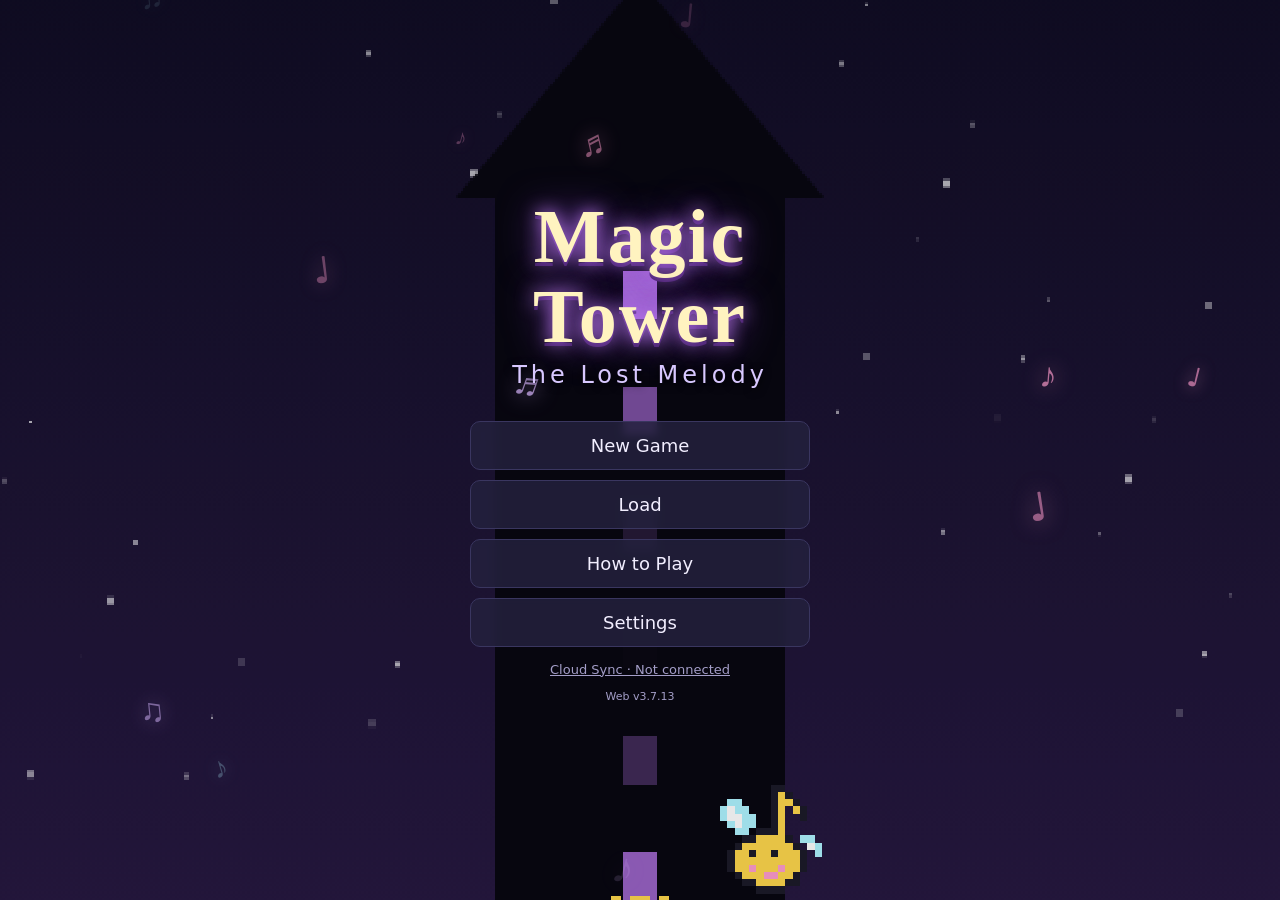
<file: index.html>
<!doctype html>
<html lang="zh-Hant">
<head>
<meta charset="utf-8">
<meta name="viewport" content="width=device-width, initial-scale=1, viewport-fit=cover, user-scalable=no">
<meta name="theme-color" content="#0b0a1c">
<meta name="description" content="經典魔塔的網頁版：20 層原創關卡＋隱藏層，找回被偷走的音樂。中文／English／日本語。">
<title>魔塔：失落的旋律</title>
<link rel="manifest" href="manifest.webmanifest">
<link rel="icon" href="icons/icon-192.png">
<link rel="apple-touch-icon" href="icons/apple-touch-icon.png">
<link rel="stylesheet" href="style.css">
</head>
<body>
<div id="app">
  <div id="stage" class="under">
    <header id="hud">
      <div class="hf"><b id="hFloor">1F</b><span id="hInst"></span></div>
      <div class="hs hp"><span class="hl"><img class="px" id="iHp" alt=""><span id="lHp">生命</span></span><b id="hHp">0</b></div>
      <div class="hs atk"><span class="hl"><img class="px" id="iAtk" alt=""><span id="lAtk">攻擊</span></span><b id="hAtk">0</b></div>
      <div class="hs def"><span class="hl"><img class="px" id="iDef" alt=""><span id="lDef">防禦</span></span><b id="hDef">0</b></div>
      <div class="hk">
        <span><img class="px" id="iKy" alt=""><b id="hKy">0</b></span>
        <span><img class="px" id="iKb" alt=""><b id="hKb">0</b></span>
        <span><img class="px" id="iKr" alt=""><b id="hKr">0</b></span>
        <span id="hChW" hidden><img class="px" id="iCh" alt=""><b id="hCh">0</b></span>
        <span class="hres"><span class="hlv"><b id="hLv">Lv1</b><small id="hExp">EXP 0</small></span>
        <span class="hgold"><img class="px" id="iGold" alt=""><b id="hGold">0</b><small id="lGold">金幣</small></span></span>
        <span id="hSk" hidden></span>
      </div>
      <button id="hHelp" type="button" aria-label="?">?</button>
    </header>
    <main id="mapWrap">
      <canvas id="map"></canvas>
      <div id="dialog" hidden>
        <img class="px" id="dPortrait" alt="">
        <div class="dm"><div id="dName"></div><div id="dText"></div></div>
        <span id="dMore">▼</span>
      </div>
    </main>
    <nav id="bar">
      <button id="bLook" type="button" aria-pressed="false"><img class="px" alt=""><span></span></button>
      <button id="bBook" type="button"><img class="px" alt=""><span></span></button>
      <button id="bFly" type="button"><img class="px" alt=""><span></span></button>
      <button id="bSave" type="button"><img class="px" alt=""><span></span></button>
      <button id="bMenu" type="button"><img class="px" alt=""><span></span></button>
    </nav>
    <div id="monCard" hidden></div>
  </div>

  <section id="title" hidden>
    <canvas id="titleCanvas"></canvas>
    <canvas id="titleNotes"></canvas>
    <div class="tmenu">
      <h1 id="tTitle">魔塔</h1>
      <p id="tSub">失落的旋律</p>
      <p id="tBest" hidden></p>
      <button class="btn big primary" id="tContinue" type="button"></button>
      <button class="btn big" id="tNew" type="button"></button>
      <button class="btn big" id="tLoad" type="button"></button>
      <button class="btn big" id="tTutorial" type="button"></button>
      <button class="btn big" id="tSettings" type="button"></button>
      <button class="linkish" id="tCloud" type="button"></button>
      <p id="tVer"></p>
    </div>
  </section>

  <section id="cine" hidden>
    <canvas id="cineCanvas"></canvas>
    <div id="cineText"><div id="cineName"></div><div id="cineBody"></div></div>
    <button id="cineSkip" type="button"></button>
  </section>

  <div id="modal" hidden>
    <div class="panel">
      <div class="ph"><h2 id="mTitle"></h2><button id="mClose" type="button" aria-label="close">✕</button></div>
      <div id="mBody"></div>
    </div>
  </div>
  <div id="confirm" hidden>
    <div class="panel small"><p id="cBody"></p><div id="cButtons" class="row end"></div></div>
  </div>
  <div id="toast" hidden></div>
</div>
<script>window.MT = { VERSION: '3.7.13' };</script>
<script src="js/data.js"></script>
<script src="js/core.js"></script>
<script src="js/sprites.js"></script>
<script src="js/audio.js"></script>
<script src="js/i18n.js"></script>
<script src="js/sync.js"></script>
<script src="js/main.js"></script>
</body>
</html>
</file>
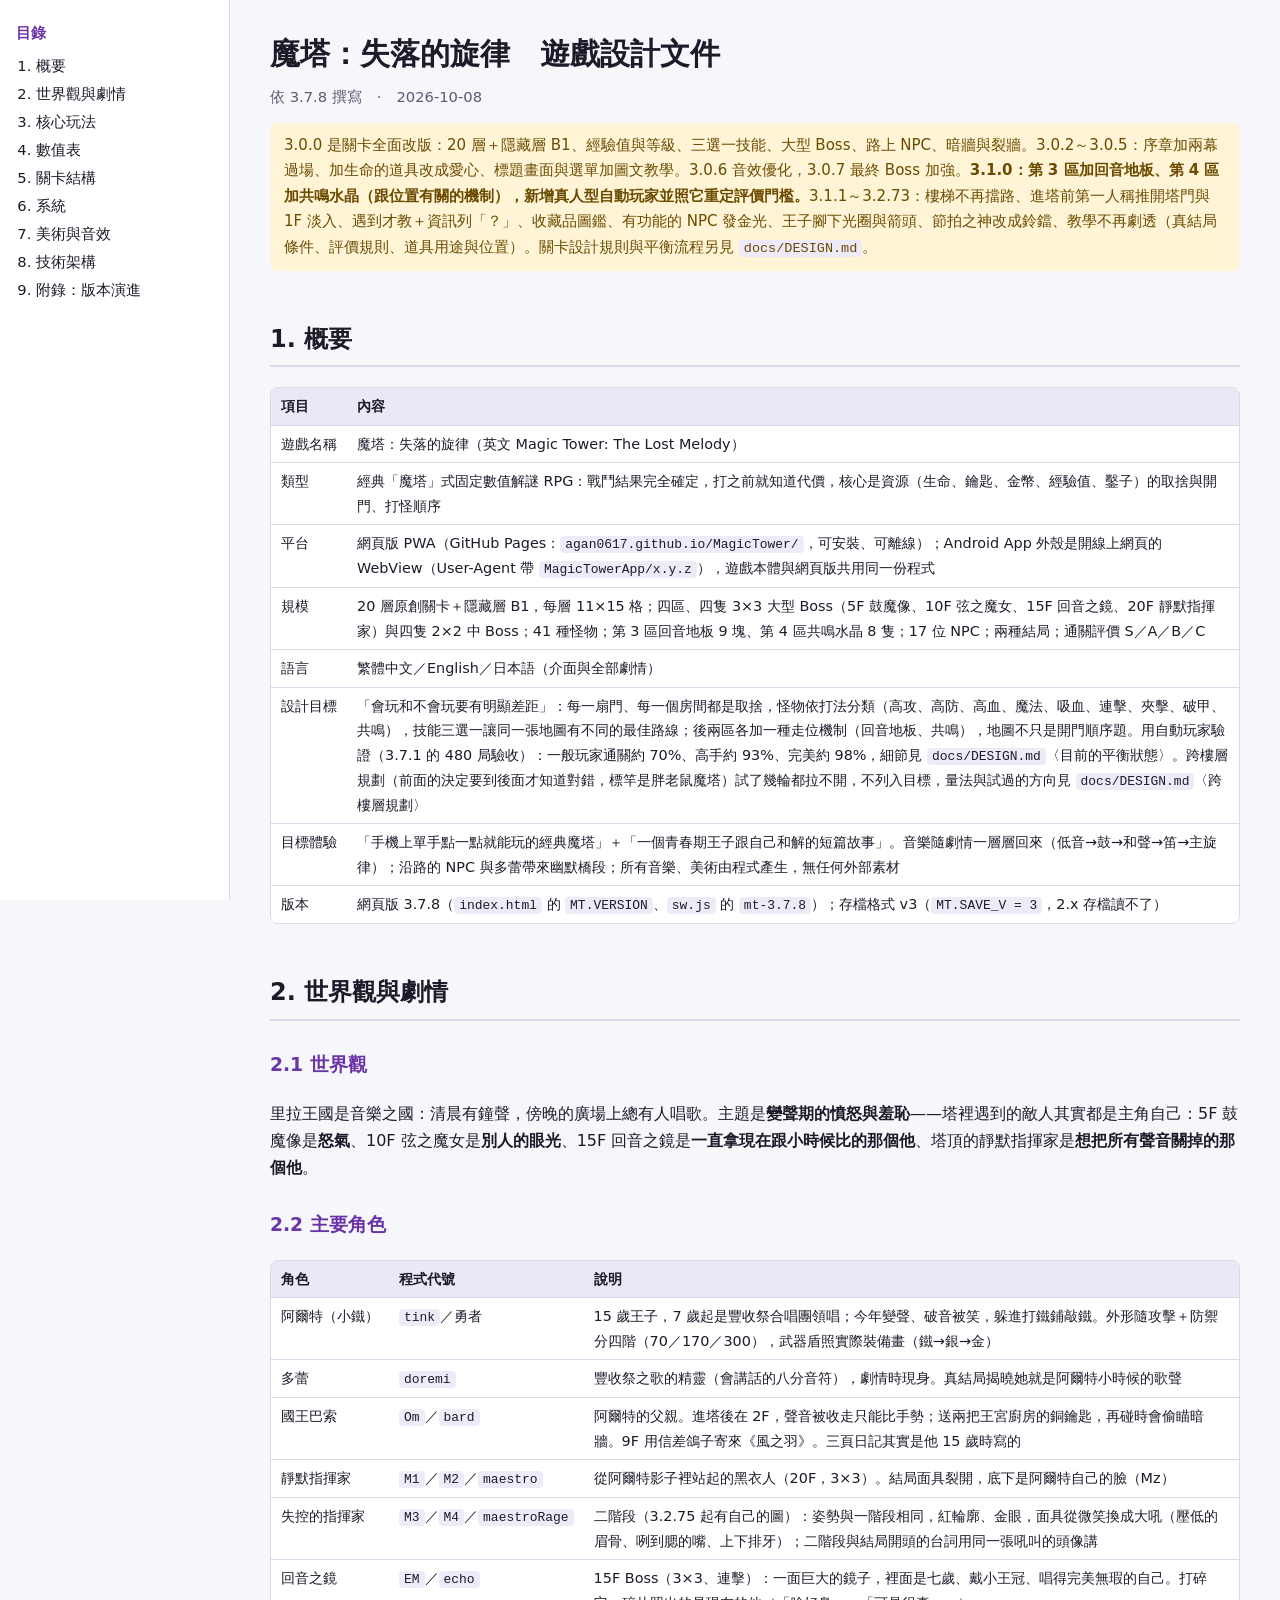
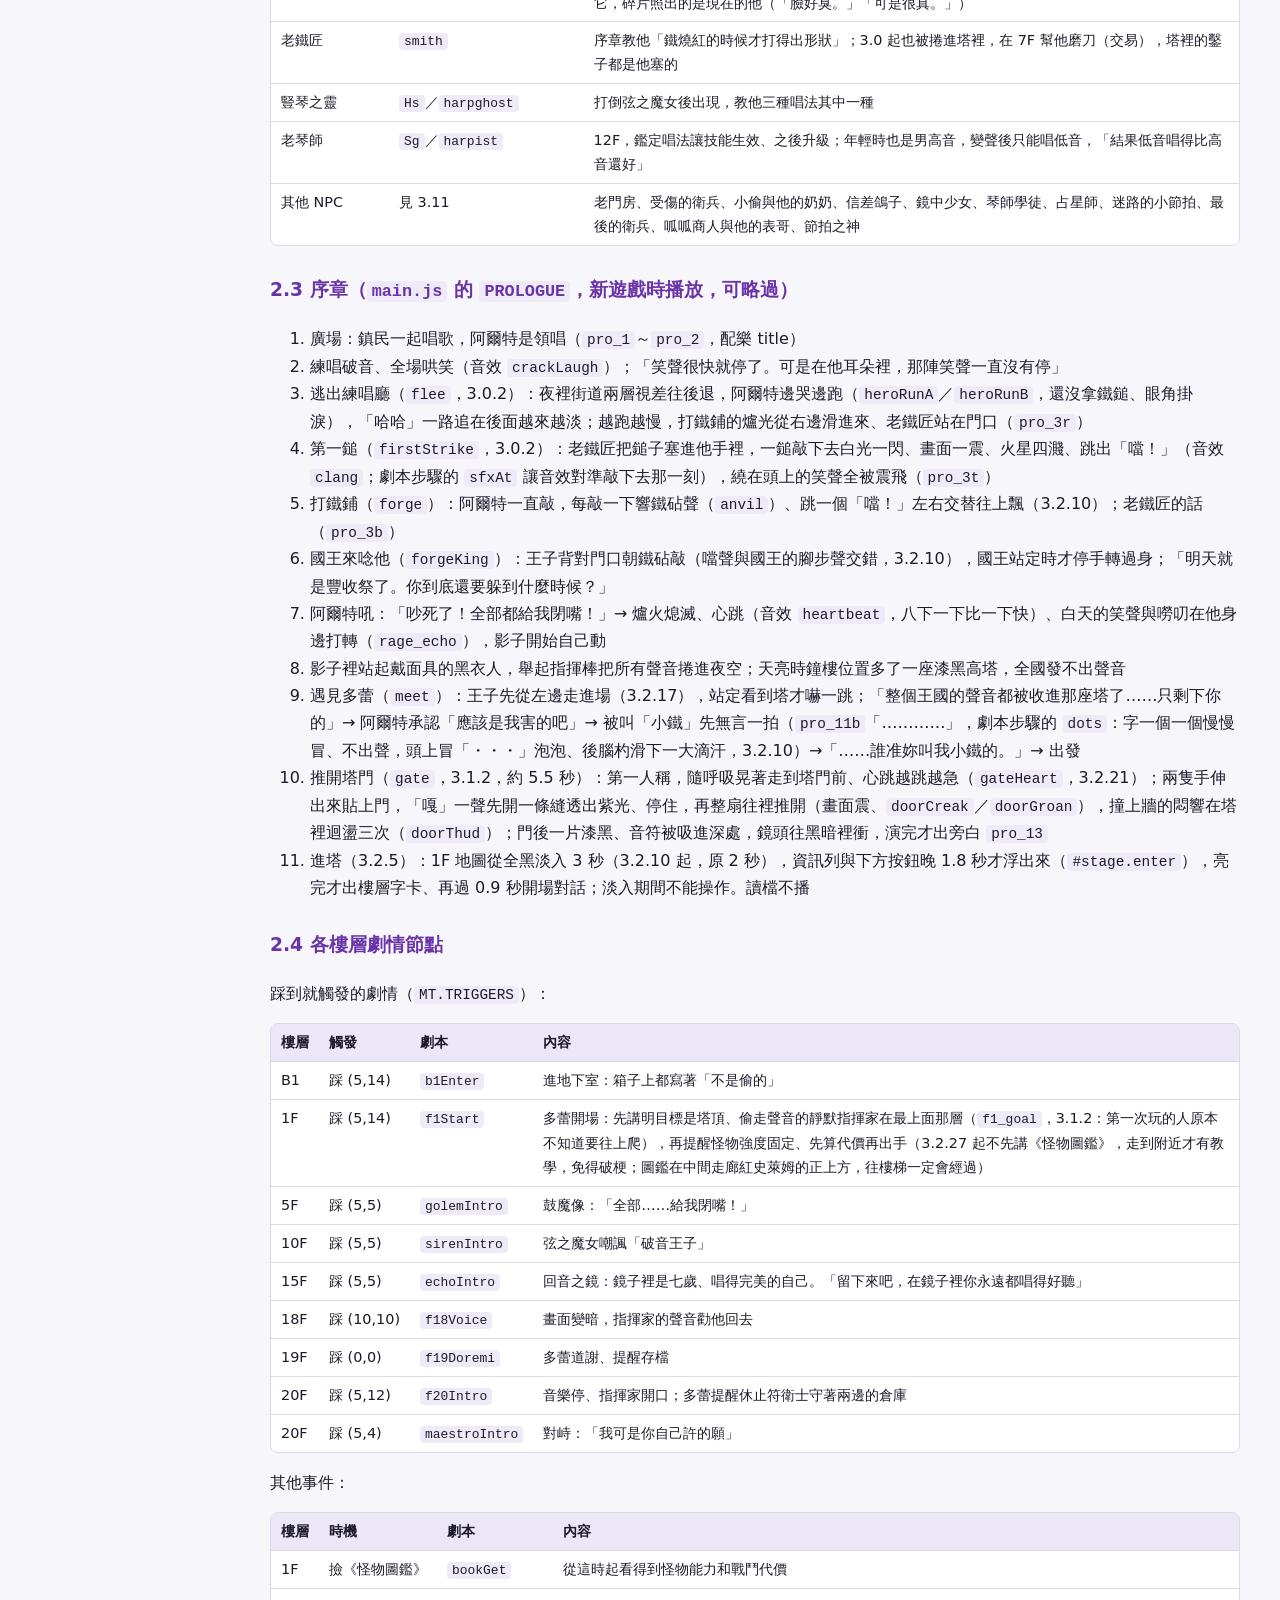
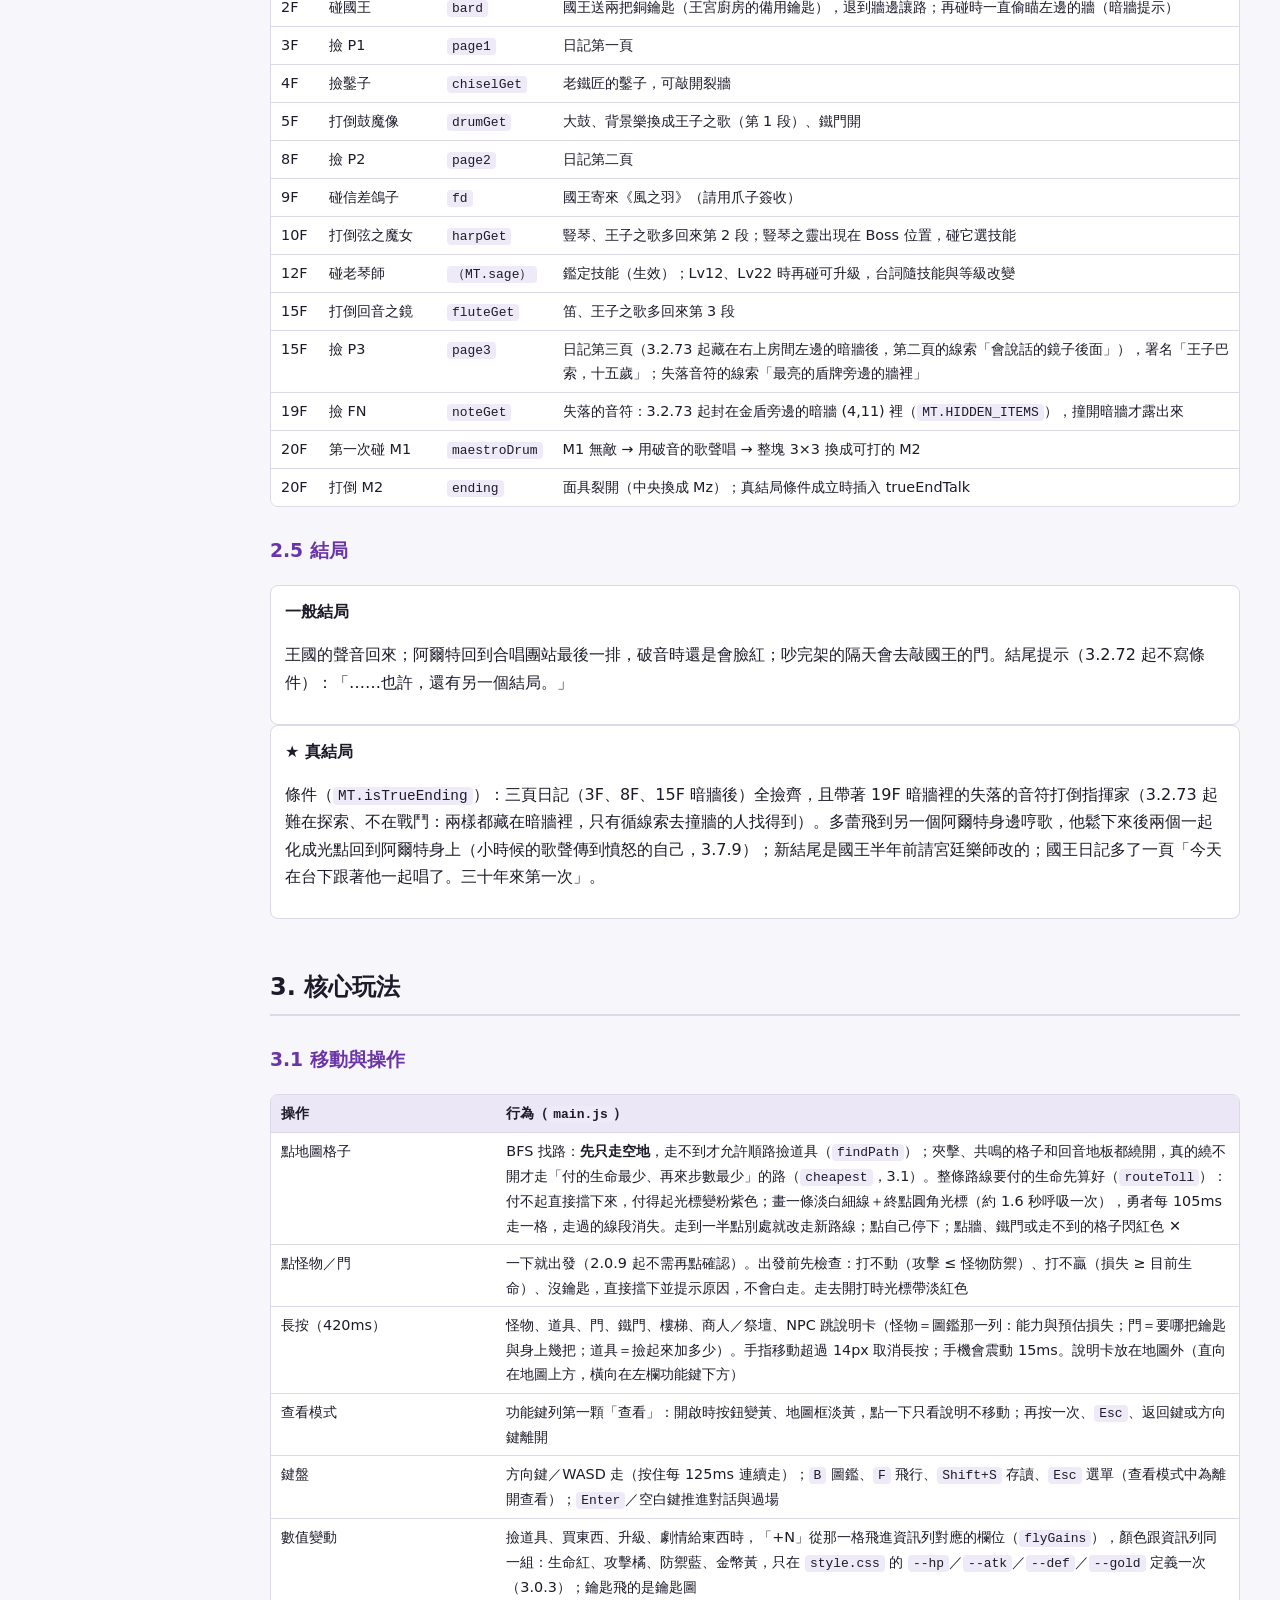
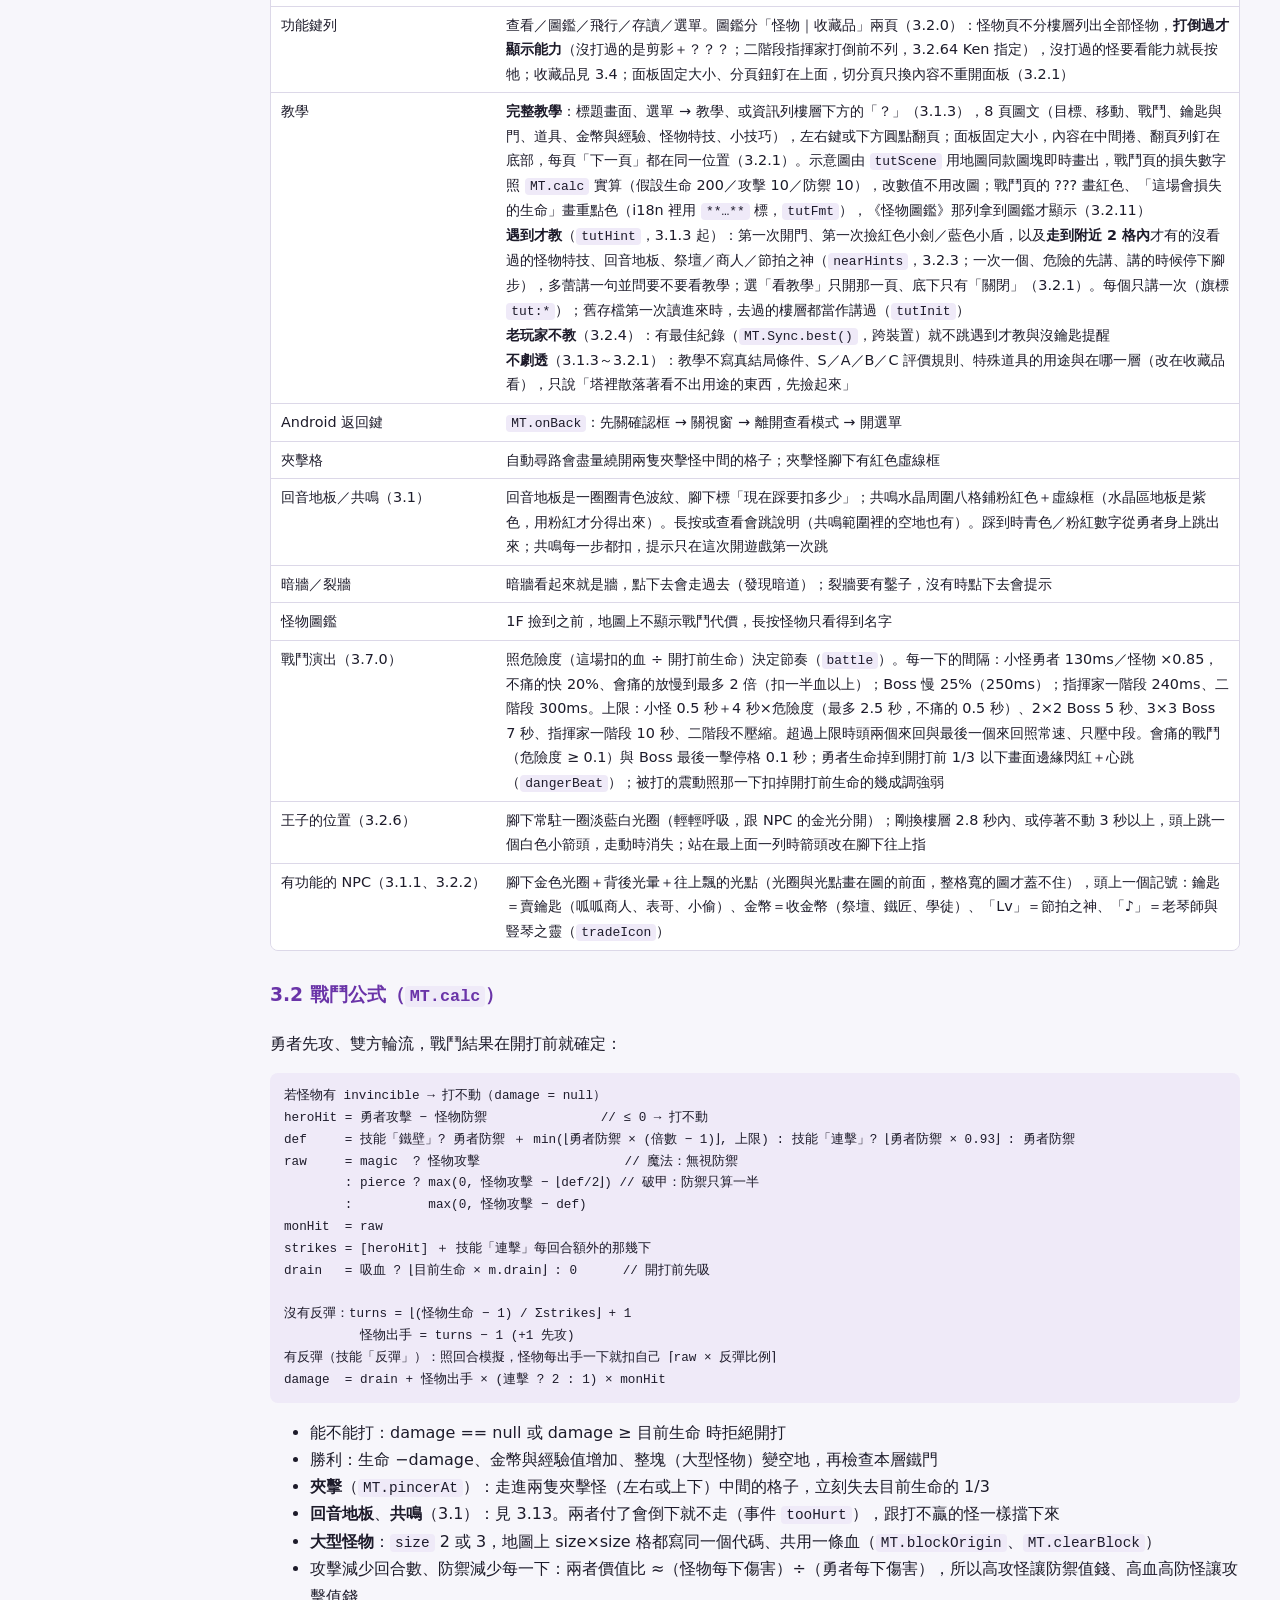
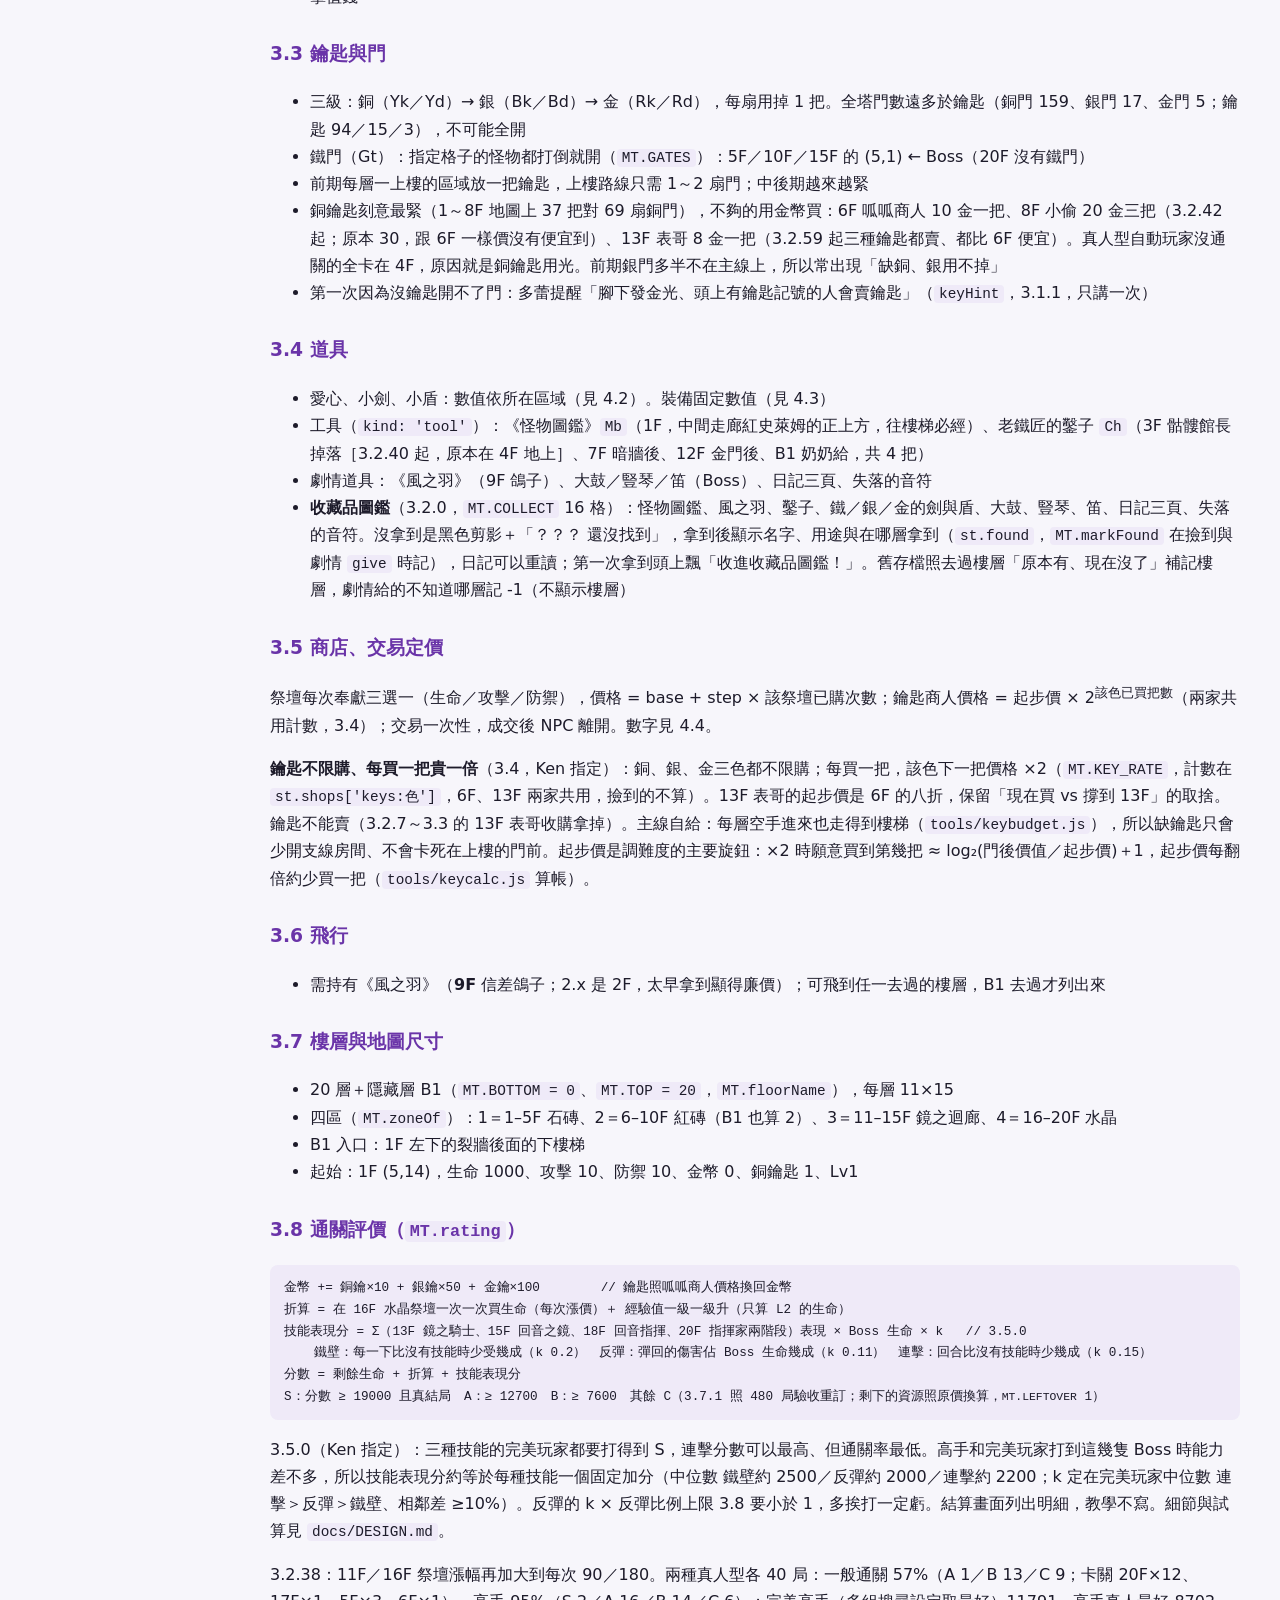
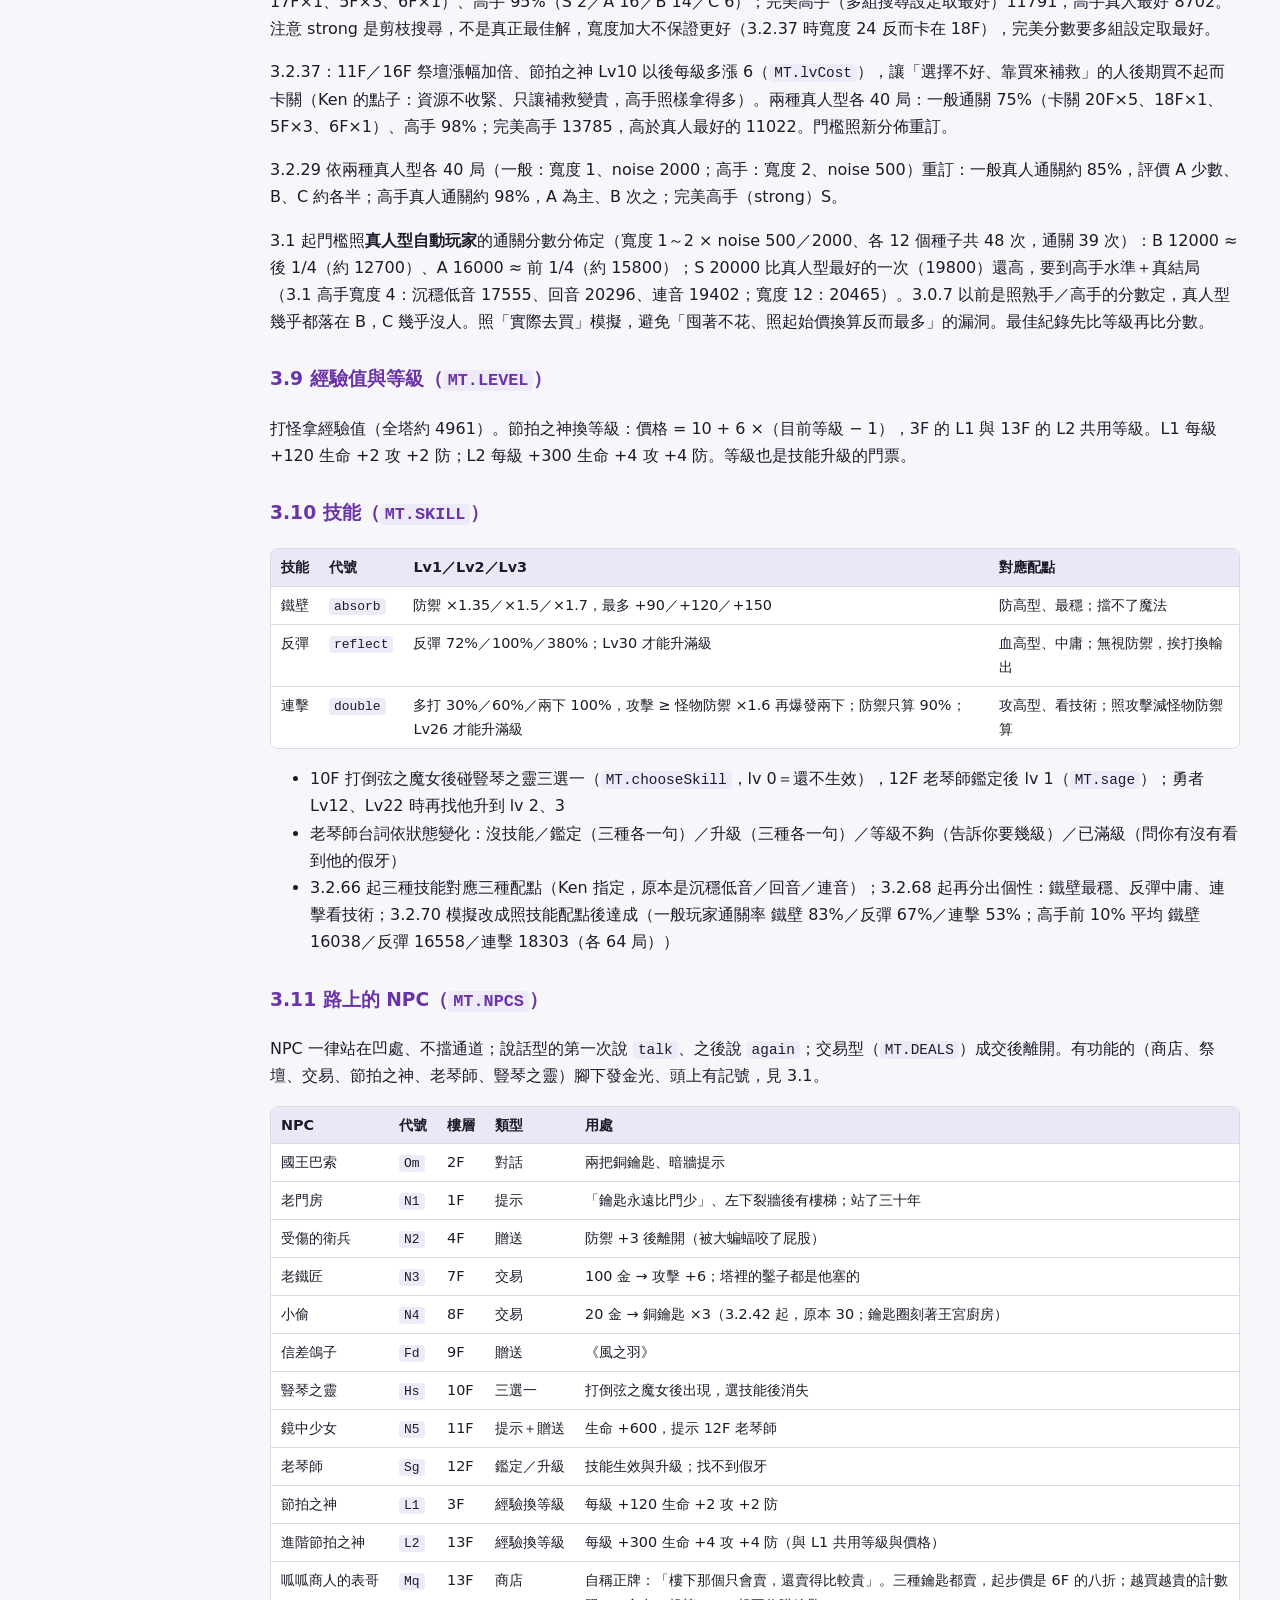
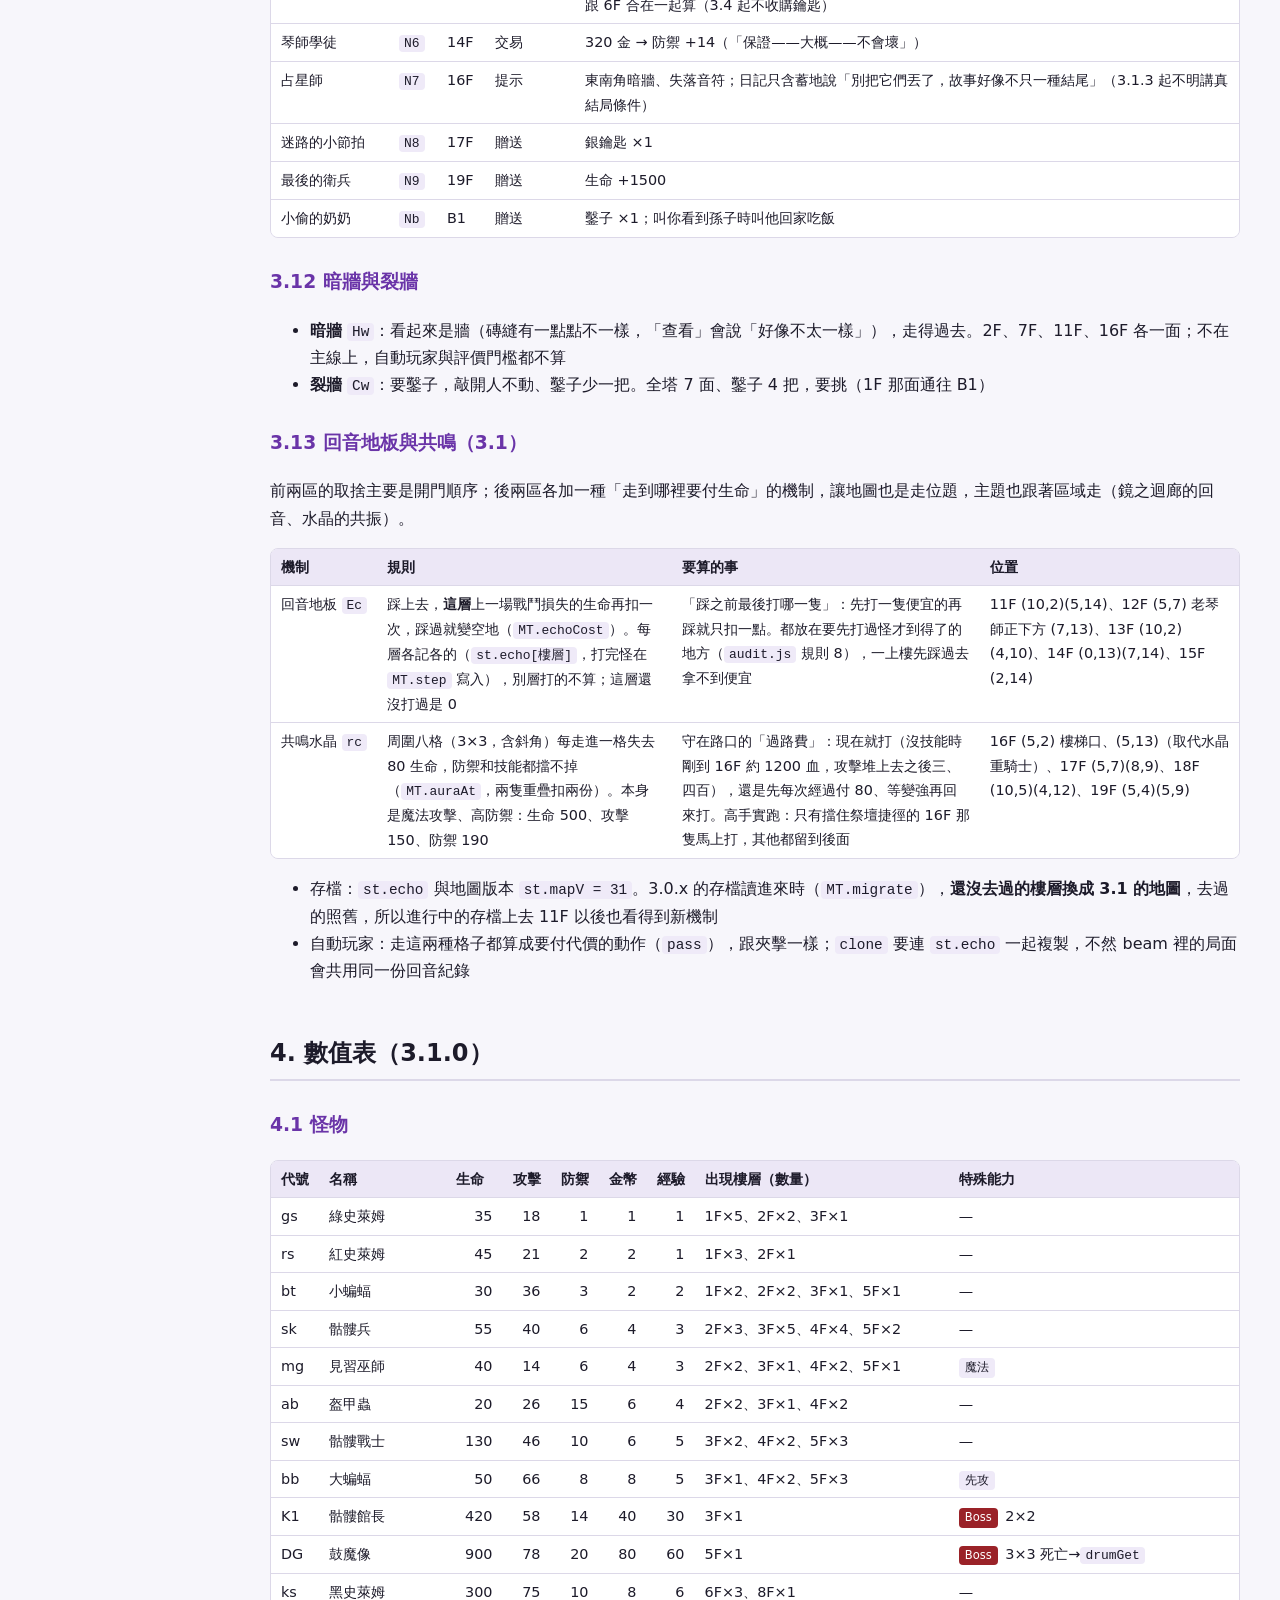
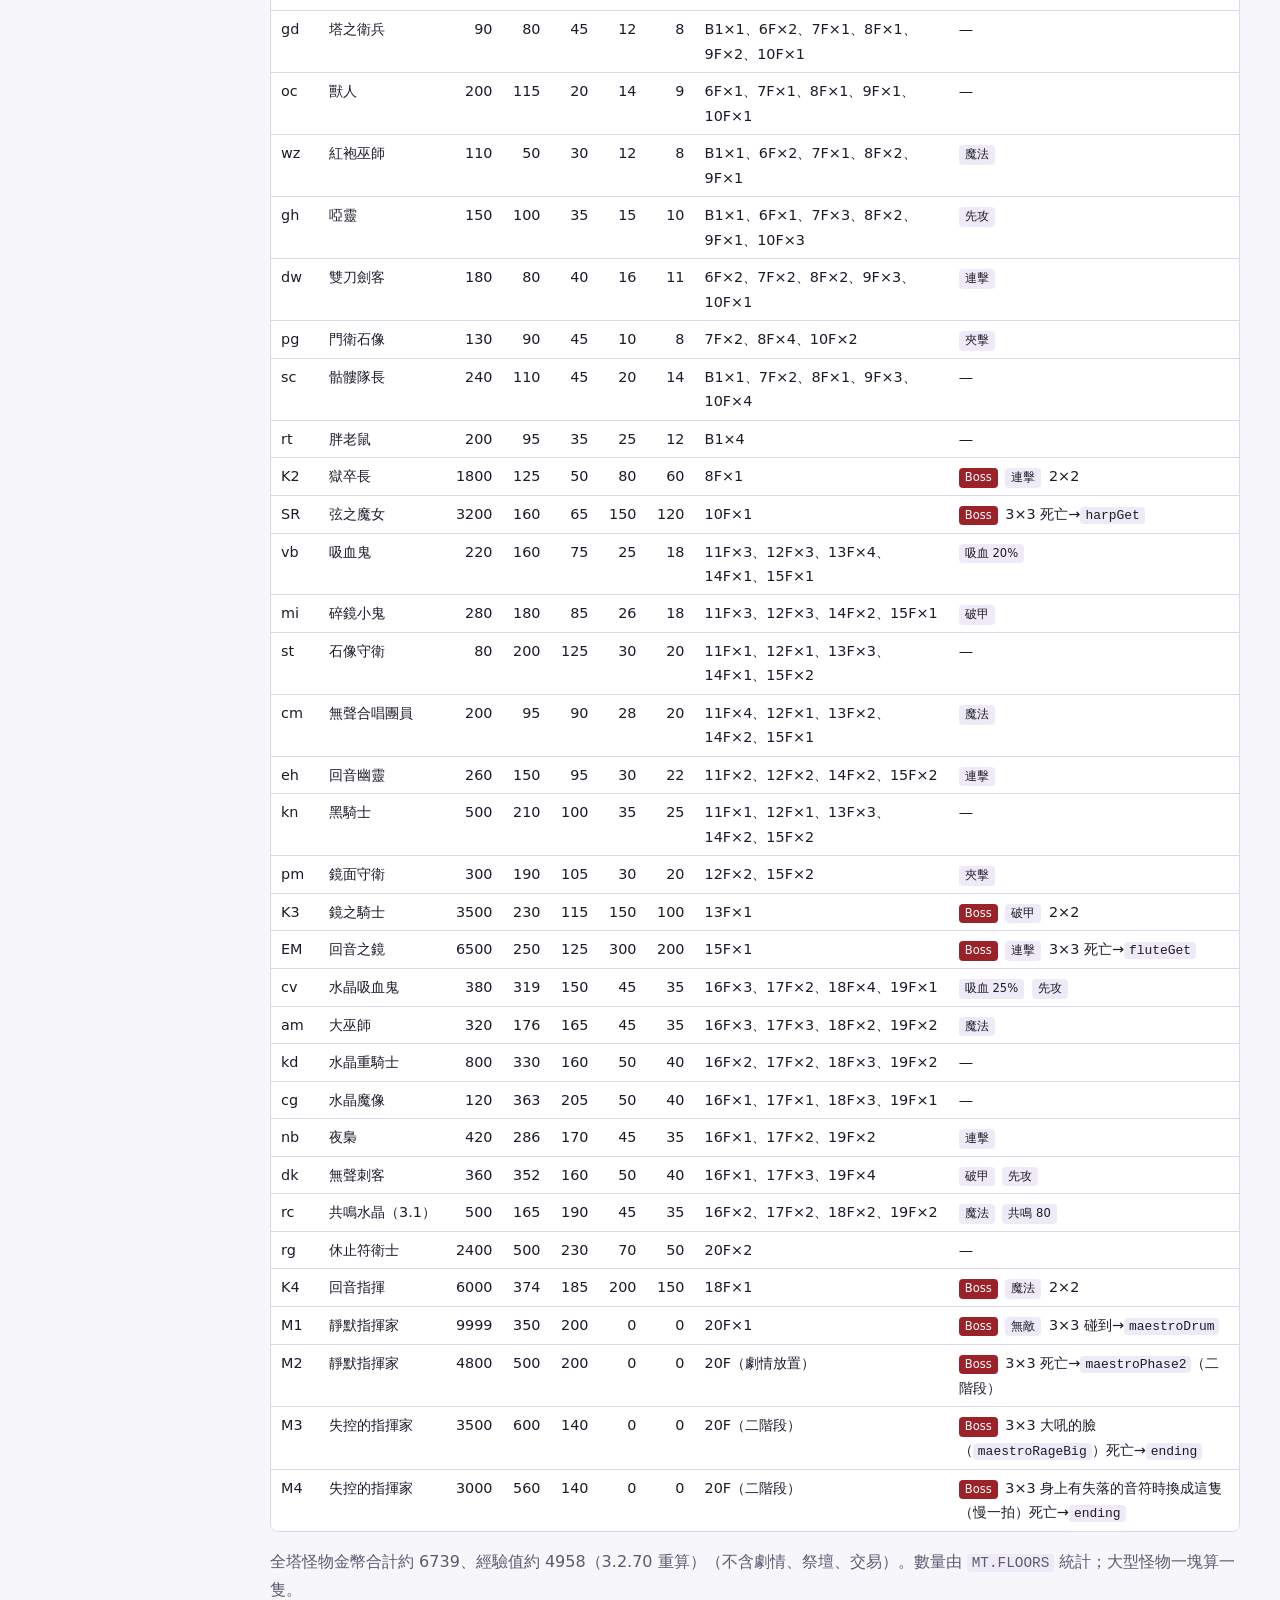
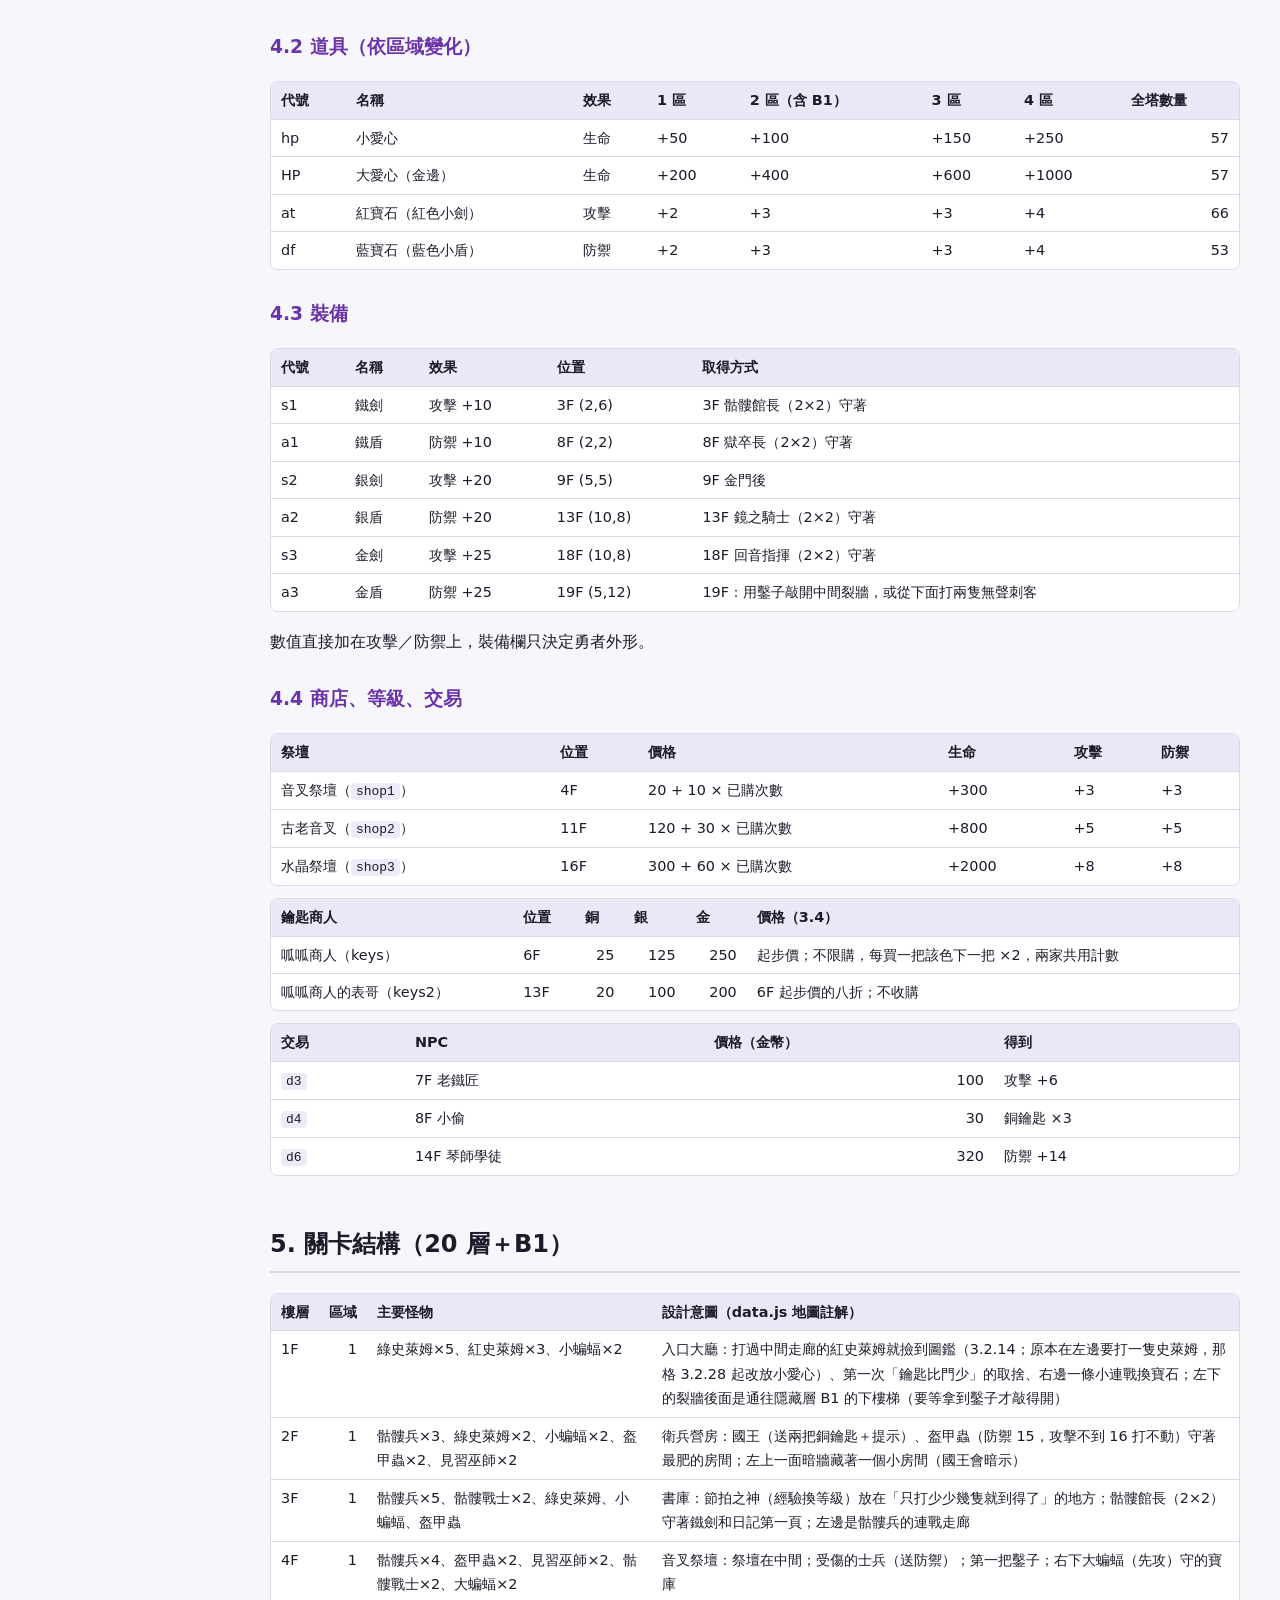
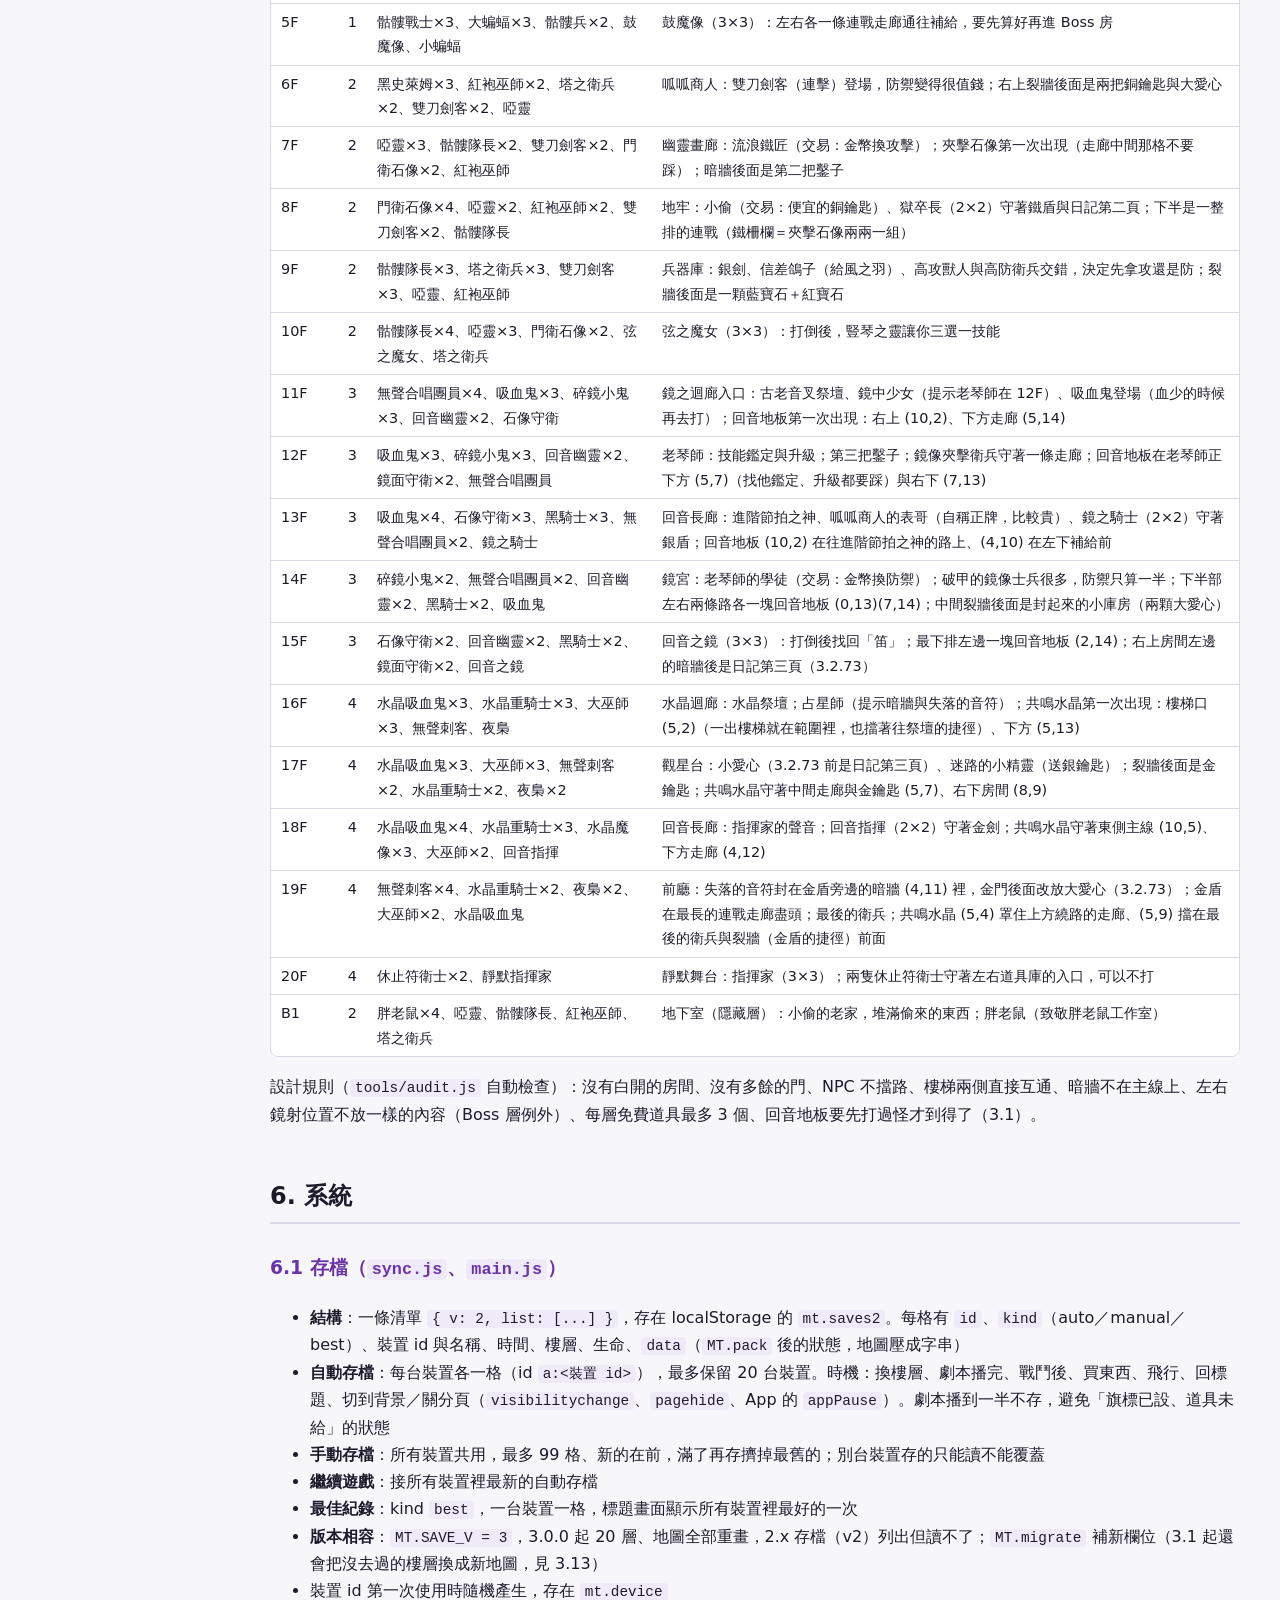
<file: docs/game-design.html>
<!doctype html>
<html lang="zh-Hant">
<head>
<meta charset="utf-8">
<meta name="viewport" content="width=device-width, initial-scale=1">
<title>魔塔 遊戲設計文件</title>
<style>
:root {
  --bg: #f7f6fb; --fg: #1d1b2a; --muted: #5d5a70; --card: #ffffff; --line: #dcd8e8;
  --accent: #6a34a8; --accent2: #c9921a; --code: #efeaf8; --th: #ece7f6; --warn-bg: #fff4d6; --warn-fg: #6b4b00;
  --nav-w: 230px;
}
@media (prefers-color-scheme: dark) {
  :root {
    --bg: #12111c; --fg: #e8e6f2; --muted: #a29fb8; --card: #1c1a2a; --line: #34304a;
    --accent: #c07cf5; --accent2: #ffd84a; --code: #26233a; --th: #26233a; --warn-bg: #3a2f10; --warn-fg: #ffe08a;
  }
}
* { box-sizing: border-box; }
html { scroll-behavior: smooth; scroll-padding-top: 12px; }
body { margin: 0; background: var(--bg); color: var(--fg); font: 16px/1.7 system-ui, -apple-system, "Segoe UI", "Noto Sans TC", "Microsoft JhengHei", sans-serif; }
a { color: var(--accent); }
code { background: var(--code); padding: 1px 5px; border-radius: 4px; font-size: .9em; font-family: ui-monospace, Consolas, monospace; }
pre { background: var(--code); padding: 12px 14px; border-radius: 8px; overflow-x: auto; font-size: .88em; line-height: 1.55; }
pre code { background: none; padding: 0; }
nav#toc { position: fixed; top: 0; left: 0; bottom: 0; width: var(--nav-w); overflow-y: auto; padding: 20px 16px; border-right: 1px solid var(--line); background: var(--card); font-size: .92em; }
nav#toc b { display: block; margin-bottom: 8px; color: var(--accent); }
nav#toc ol { padding-left: 20px; margin: 0; }
nav#toc li { margin: 3px 0; }
nav#toc a { color: var(--fg); text-decoration: none; }
nav#toc a:hover { color: var(--accent); }
main { margin-left: var(--nav-w); padding: 28px 40px 80px; max-width: 1100px; }
header.top h1 { margin: 0 0 4px; font-size: 1.9em; }
header.top .meta { color: var(--muted); font-size: .92em; }
.note { background: var(--warn-bg); color: var(--warn-fg); border-radius: 8px; padding: 10px 14px; margin: 14px 0; font-size: .94em; }
h2 { margin-top: 48px; padding-bottom: 6px; border-bottom: 2px solid var(--line); }
h3 { margin-top: 28px; color: var(--accent); }
.tw { overflow-x: auto; margin: 12px 0; border: 1px solid var(--line); border-radius: 8px; -webkit-overflow-scrolling: touch; }
table { border-collapse: collapse; width: 100%; font-size: .9em; background: var(--card); }
th, td { padding: 6px 10px; border-bottom: 1px solid var(--line); text-align: left; vertical-align: top; white-space: nowrap; }
td.wrap, th.wrap { white-space: normal; min-width: 220px; }
th { background: var(--th); font-weight: 600; position: sticky; top: 0; }
td.n { text-align: right; font-variant-numeric: tabular-nums; }
tr:last-child td { border-bottom: none; }
.tag { display: inline-block; padding: 0 6px; border-radius: 4px; font-size: .8em; background: var(--code); margin-right: 3px; }
.tag.boss { background: #9a2228; color: #fff; }
.tag.tbd { background: var(--warn-bg); color: var(--warn-fg); }
.grid { display: grid; grid-template-columns: repeat(auto-fit, minmax(240px, 1fr)); gap: 12px; }
.card { background: var(--card); border: 1px solid var(--line); border-radius: 8px; padding: 12px 14px; }
.card h4 { margin: 0 0 6px; }
.muted { color: var(--muted); }
blockquote { margin: 10px 0; padding: 6px 14px; border-left: 3px solid var(--accent); color: var(--muted); }
@media (max-width: 860px) {
  nav#toc { position: static; width: auto; border-right: none; border-bottom: 1px solid var(--line); }
  main { margin-left: 0; padding: 18px 16px 60px; }
  header.top h1 { font-size: 1.5em; }
}
</style>
</head>
<body>
<nav id="toc">
  <b>目錄</b>
  <ol>
    <li><a href="#s1">概要</a></li>
    <li><a href="#s2">世界觀與劇情</a></li>
    <li><a href="#s3">核心玩法</a></li>
    <li><a href="#s4">數值表</a></li>
    <li><a href="#s5">關卡結構</a></li>
    <li><a href="#s6">系統</a></li>
    <li><a href="#s7">美術與音效</a></li>
    <li><a href="#s8">技術架構</a></li>
    <li><a href="#s9">附錄：版本演進</a></li>
  </ol>
</nav>
<main>
<header class="top">
  <h1>魔塔：失落的旋律　遊戲設計文件</h1>
  <div class="meta">依 3.7.8 撰寫　·　2026-10-08</div>
  <div class="note">3.0.0 是關卡全面改版：20 層＋隱藏層 B1、經驗值與等級、三選一技能、大型 Boss、路上 NPC、暗牆與裂牆。3.0.2～3.0.5：序章加兩幕過場、加生命的道具改成愛心、標題畫面與選單加圖文教學。3.0.6 音效優化，3.0.7 最終 Boss 加強。<b>3.1.0：第 3 區加回音地板、第 4 區加共鳴水晶（跟位置有關的機制），新增真人型自動玩家並照它重定評價門檻。</b>3.1.1～3.2.73：樓梯不再擋路、進塔前第一人稱推開塔門與 1F 淡入、遇到才教＋資訊列「？」、收藏品圖鑑、有功能的 NPC 發金光、王子腳下光圈與箭頭、節拍之神改成鈴鐺、教學不再劇透（真結局條件、評價規則、道具用途與位置）。關卡設計規則與平衡流程另見 <code>docs/DESIGN.md</code>。</div>
</header>

<!-- ───────────── 1 ───────────── -->
<h2 id="s1">1. 概要</h2>
<div class="tw"><table>
<tr><th>項目</th><th>內容</th></tr>
<tr><td>遊戲名稱</td><td class="wrap">魔塔：失落的旋律（英文 Magic Tower: The Lost Melody）</td></tr>
<tr><td>類型</td><td class="wrap">經典「魔塔」式固定數值解謎 RPG：戰鬥結果完全確定，打之前就知道代價，核心是資源（生命、鑰匙、金幣、經驗值、鑿子）的取捨與開門、打怪順序</td></tr>
<tr><td>平台</td><td class="wrap">網頁版 PWA（GitHub Pages：<code>agan0617.github.io/MagicTower/</code>，可安裝、可離線）；Android App 外殼是開線上網頁的 WebView（User-Agent 帶 <code>MagicTowerApp/x.y.z</code>），遊戲本體與網頁版共用同一份程式</td></tr>
<tr><td>規模</td><td class="wrap">20 層原創關卡＋隱藏層 B1，每層 11×15 格；四區、四隻 3×3 大型 Boss（5F 鼓魔像、10F 弦之魔女、15F 回音之鏡、20F 靜默指揮家）與四隻 2×2 中 Boss；41 種怪物；第 3 區回音地板 9 塊、第 4 區共鳴水晶 8 隻；17 位 NPC；兩種結局；通關評價 S／A／B／C</td></tr>
<tr><td>語言</td><td class="wrap">繁體中文／English／日本語（介面與全部劇情）</td></tr>
<tr><td>設計目標</td><td class="wrap">「會玩和不會玩要有明顯差距」：每一扇門、每一個房間都是取捨，怪物依打法分類（高攻、高防、高血、魔法、吸血、連擊、夾擊、破甲、共鳴），技能三選一讓同一張地圖有不同的最佳路線；後兩區各加一種走位機制（回音地板、共鳴），地圖不只是開門順序題。用自動玩家驗證（3.7.1 的 480 局驗收）：一般玩家通關約 70%、高手約 93%、完美約 98%，細節見 <code>docs/DESIGN.md</code>〈目前的平衡狀態〉。跨樓層規劃（前面的決定要到後面才知道對錯，標竿是胖老鼠魔塔）試了幾輪都拉不開，不列入目標，量法與試過的方向見 <code>docs/DESIGN.md</code>〈跨樓層規劃〉</td></tr>
<tr><td>目標體驗</td><td class="wrap">「手機上單手點一點就能玩的經典魔塔」＋「一個青春期王子跟自己和解的短篇故事」。音樂隨劇情一層層回來（低音→鼓→和聲→笛→主旋律）；沿路的 NPC 與多蕾帶來幽默橋段；所有音樂、美術由程式產生，無任何外部素材</td></tr>
<tr><td>版本</td><td class="wrap">網頁版 3.7.8（<code>index.html</code> 的 <code>MT.VERSION</code>、<code>sw.js</code> 的 <code>mt-3.7.8</code>）；存檔格式 v3（<code>MT.SAVE_V = 3</code>，2.x 存檔讀不了）</td></tr>
</table></div>

<!-- ───────────── 2 ───────────── -->
<h2 id="s2">2. 世界觀與劇情</h2>
<h3>2.1 世界觀</h3>
<p>里拉王國是音樂之國：清晨有鐘聲，傍晚的廣場上總有人唱歌。主題是<b>變聲期的憤怒與羞恥</b>——塔裡遇到的敵人其實都是主角自己：5F 鼓魔像是<b>怒氣</b>、10F 弦之魔女是<b>別人的眼光</b>、15F 回音之鏡是<b>一直拿現在跟小時候比的那個他</b>、塔頂的靜默指揮家是<b>想把所有聲音關掉的那個他</b>。</p>

<h3>2.2 主要角色</h3>
<div class="tw"><table>
<tr><th>角色</th><th>程式代號</th><th>說明</th></tr>
<tr><td>阿爾特（小鐵）</td><td><code>tink</code>／勇者</td><td class="wrap">15 歲王子，7 歲起是豐收祭合唱團領唱；今年變聲、破音被笑，躲進打鐵鋪敲鐵。外形隨攻擊＋防禦分四階（70／170／300），武器盾照實際裝備畫（鐵→銀→金）</td></tr>
<tr><td>多蕾</td><td><code>doremi</code></td><td class="wrap">豐收祭之歌的精靈（會講話的八分音符），劇情時現身。真結局揭曉她就是阿爾特小時候的歌聲</td></tr>
<tr><td>國王巴索</td><td><code>Om</code>／<code>bard</code></td><td class="wrap">阿爾特的父親。進塔後在 2F，聲音被收走只能比手勢；送兩把王宮廚房的銅鑰匙，再碰時會偷瞄暗牆。9F 用信差鴿子寄來《風之羽》。三頁日記其實是他 15 歲時寫的</td></tr>
<tr><td>靜默指揮家</td><td><code>M1</code>／<code>M2</code>／<code>maestro</code></td><td class="wrap">從阿爾特影子裡站起的黑衣人（20F，3×3）。結局面具裂開，底下是阿爾特自己的臉（Mz）</td></tr>
<tr><td>失控的指揮家</td><td><code>M3</code>／<code>M4</code>／<code>maestroRage</code></td><td class="wrap">二階段（3.2.75 起有自己的圖）：姿勢與一階段相同，紅輪廓、金眼，面具從微笑換成大吼（壓低的眉骨、咧到腮的嘴、上下排牙）；二階段與結局開頭的台詞用同一張吼叫的頭像講</td></tr>
<tr><td>回音之鏡</td><td><code>EM</code>／<code>echo</code></td><td class="wrap">15F Boss（3×3、連擊）：一面巨大的鏡子，裡面是七歲、戴小王冠、唱得完美無瑕的自己。打碎它，碎片照出的是現在的他（「臉好臭。」「可是很真。」）</td></tr>
<tr><td>老鐵匠</td><td><code>smith</code></td><td class="wrap">序章教他「鐵燒紅的時候才打得出形狀」；3.0 起也被捲進塔裡，在 7F 幫他磨刀（交易），塔裡的鑿子都是他塞的</td></tr>
<tr><td>豎琴之靈</td><td><code>Hs</code>／<code>harpghost</code></td><td class="wrap">打倒弦之魔女後出現，教他三種唱法其中一種</td></tr>
<tr><td>老琴師</td><td><code>Sg</code>／<code>harpist</code></td><td class="wrap">12F，鑑定唱法讓技能生效、之後升級；年輕時也是男高音，變聲後只能唱低音，「結果低音唱得比高音還好」</td></tr>
<tr><td>其他 NPC</td><td>見 3.11</td><td class="wrap">老門房、受傷的衛兵、小偷與他的奶奶、信差鴿子、鏡中少女、琴師學徒、占星師、迷路的小節拍、最後的衛兵、呱呱商人與他的表哥、節拍之神</td></tr>
</table></div>

<h3>2.3 序章（<code>main.js</code> 的 <code>PROLOGUE</code>，新遊戲時播放，可略過）</h3>
<ol>
<li>廣場：鎮民一起唱歌，阿爾特是領唱（<code>pro_1</code>～<code>pro_2</code>，配樂 title）</li>
<li>練唱破音、全場哄笑（音效 <code>crackLaugh</code>）；「笑聲很快就停了。可是在他耳朵裡，那陣笑聲一直沒有停」</li>
<li>逃出練唱廳（<code>flee</code>，3.0.2）：夜裡街道兩層視差往後退，阿爾特邊哭邊跑（<code>heroRunA</code>／<code>heroRunB</code>，還沒拿鐵鎚、眼角掛淚），「哈哈」一路追在後面越來越淡；越跑越慢，打鐵鋪的爐光從右邊滑進來、老鐵匠站在門口（<code>pro_3r</code>）</li>
<li>第一鎚（<code>firstStrike</code>，3.0.2）：老鐵匠把鎚子塞進他手裡，一鎚敲下去白光一閃、畫面一震、火星四濺、跳出「噹！」（音效 <code>clang</code>；劇本步驟的 <code>sfxAt</code> 讓音效對準敲下去那一刻），繞在頭上的笑聲全被震飛（<code>pro_3t</code>）</li>
<li>打鐵鋪（<code>forge</code>）：阿爾特一直敲，每敲一下響鐵砧聲（<code>anvil</code>）、跳一個「噹！」左右交替往上飄（3.2.10）；老鐵匠的話（<code>pro_3b</code>）</li>
<li>國王來唸他（<code>forgeKing</code>）：王子背對門口朝鐵砧敲（噹聲與國王的腳步聲交錯，3.2.10），國王站定時才停手轉過身；「明天就是豐收祭了。你到底還要躲到什麼時候？」</li>
<li>阿爾特吼：「吵死了！全部都給我閉嘴！」→ 爐火熄滅、心跳（音效 <code>heartbeat</code>，八下一下比一下快）、白天的笑聲與嘮叨在他身邊打轉（<code>rage_echo</code>），影子開始自己動</li>
<li>影子裡站起戴面具的黑衣人，舉起指揮棒把所有聲音捲進夜空；天亮時鐘樓位置多了一座漆黑高塔，全國發不出聲音</li>
<li>遇見多蕾（<code>meet</code>）：王子先從左邊走進場（3.2.17），站定看到塔才嚇一跳；「整個王國的聲音都被收進那座塔了……只剩下你的」→ 阿爾特承認「應該是我害的吧」→ 被叫「小鐵」先無言一拍（<code>pro_11b</code>「…………」，劇本步驟的 <code>dots</code>：字一個一個慢慢冒、不出聲，頭上冒「・・・」泡泡、後腦杓滑下一大滴汗，3.2.10）→「……誰准妳叫我小鐵的。」→ 出發</li>
<li>推開塔門（<code>gate</code>，3.1.2，約 5.5 秒）：第一人稱，隨呼吸晃著走到塔門前、心跳越跳越急（<code>gateHeart</code>，3.2.21）；兩隻手伸出來貼上門，「嘎」一聲先開一條縫透出紫光、停住，再整扇往裡推開（畫面震、<code>doorCreak</code>／<code>doorGroan</code>），撞上牆的悶響在塔裡迴盪三次（<code>doorThud</code>）；門後一片漆黑、音符被吸進深處，鏡頭往黑暗裡衝，演完才出旁白 <code>pro_13</code></li>
<li>進塔（3.2.5）：1F 地圖從全黑淡入 3 秒（3.2.10 起，原 2 秒），資訊列與下方按鈕晚 1.8 秒才浮出來（<code>#stage.enter</code>），亮完才出樓層字卡、再過 0.9 秒開場對話；淡入期間不能操作。讀檔不播</li>
</ol>


<h3>2.4 各樓層劇情節點</h3>
<p>踩到就觸發的劇情（<code>MT.TRIGGERS</code>）：</p>
<div class="tw"><table>
<tr><th>樓層</th><th>觸發</th><th>劇本</th><th>內容</th></tr>
<tr><td>B1</td><td>踩 (5,14)</td><td><code>b1Enter</code></td><td class="wrap">進地下室：箱子上都寫著「不是偷的」</td></tr>
<tr><td>1F</td><td>踩 (5,14)</td><td><code>f1Start</code></td><td class="wrap">多蕾開場：先講明目標是塔頂、偷走聲音的靜默指揮家在最上面那層（<code>f1_goal</code>，3.1.2：第一次玩的人原本不知道要往上爬），再提醒怪物強度固定、先算代價再出手（3.2.27 起不先講《怪物圖鑑》，走到附近才有教學，免得破梗；圖鑑在中間走廊紅史萊姆的正上方，往樓梯一定會經過）</td></tr>
<tr><td>5F</td><td>踩 (5,5)</td><td><code>golemIntro</code></td><td>鼓魔像：「全部……給我閉嘴！」</td></tr>
<tr><td>10F</td><td>踩 (5,5)</td><td><code>sirenIntro</code></td><td>弦之魔女嘲諷「破音王子」</td></tr>
<tr><td>15F</td><td>踩 (5,5)</td><td><code>echoIntro</code></td><td class="wrap">回音之鏡：鏡子裡是七歲、唱得完美的自己。「留下來吧，在鏡子裡你永遠都唱得好聽」</td></tr>
<tr><td>18F</td><td>踩 (10,10)</td><td><code>f18Voice</code></td><td>畫面變暗，指揮家的聲音勸他回去</td></tr>
<tr><td>19F</td><td>踩 (0,0)</td><td><code>f19Doremi</code></td><td>多蕾道謝、提醒存檔</td></tr>
<tr><td>20F</td><td>踩 (5,12)</td><td><code>f20Intro</code></td><td class="wrap">音樂停、指揮家開口；多蕾提醒休止符衛士守著兩邊的倉庫</td></tr>
<tr><td>20F</td><td>踩 (5,4)</td><td><code>maestroIntro</code></td><td>對峙：「我可是你自己許的願」</td></tr>
</table></div>
<p>其他事件：</p>
<div class="tw"><table>
<tr><th>樓層</th><th>時機</th><th>劇本</th><th>內容</th></tr>
<tr><td>1F</td><td>撿《怪物圖鑑》</td><td><code>bookGet</code></td><td>從這時起看得到怪物能力和戰鬥代價</td></tr>
<tr><td>2F</td><td>碰國王</td><td><code>bard</code></td><td class="wrap">國王送兩把銅鑰匙（王宮廚房的備用鑰匙），退到牆邊讓路；再碰時一直偷瞄左邊的牆（暗牆提示）</td></tr>
<tr><td>3F</td><td>撿 P1</td><td><code>page1</code></td><td>日記第一頁</td></tr>
<tr><td>4F</td><td>撿鑿子</td><td><code>chiselGet</code></td><td>老鐵匠的鑿子，可敲開裂牆</td></tr>
<tr><td>5F</td><td>打倒鼓魔像</td><td><code>drumGet</code></td><td>大鼓、背景樂換成王子之歌（第 1 段）、鐵門開</td></tr>
<tr><td>8F</td><td>撿 P2</td><td><code>page2</code></td><td>日記第二頁</td></tr>
<tr><td>9F</td><td>碰信差鴿子</td><td><code>fd</code></td><td class="wrap">國王寄來《風之羽》（請用爪子簽收）</td></tr>
<tr><td>10F</td><td>打倒弦之魔女</td><td><code>harpGet</code></td><td class="wrap">豎琴、王子之歌多回來第 2 段；豎琴之靈出現在 Boss 位置，碰它選技能</td></tr>
<tr><td>12F</td><td>碰老琴師</td><td><code>（MT.sage）</code></td><td class="wrap">鑑定技能（生效）；Lv12、Lv22 時再碰可升級，台詞隨技能與等級改變</td></tr>
<tr><td>15F</td><td>打倒回音之鏡</td><td><code>fluteGet</code></td><td>笛、王子之歌多回來第 3 段</td></tr>
<tr><td>15F</td><td>撿 P3</td><td><code>page3</code></td><td class="wrap">日記第三頁（3.2.73 起藏在右上房間左邊的暗牆後，第二頁的線索「會說話的鏡子後面」），署名「王子巴索，十五歲」；失落音符的線索「最亮的盾牌旁邊的牆裡」</td></tr>
<tr><td>19F</td><td>撿 FN</td><td><code>noteGet</code></td><td class="wrap">失落的音符：3.2.73 起封在金盾旁邊的暗牆 (4,11) 裡（<code>MT.HIDDEN_ITEMS</code>），撞開暗牆才露出來</td></tr>
<tr><td>20F</td><td>第一次碰 M1</td><td><code>maestroDrum</code></td><td class="wrap">M1 無敵 → 用破音的歌聲唱 → 整塊 3×3 換成可打的 M2</td></tr>
<tr><td>20F</td><td>打倒 M2</td><td><code>ending</code></td><td class="wrap">面具裂開（中央換成 Mz）；真結局條件成立時插入 trueEndTalk</td></tr>
</table></div>

<h3>2.5 結局</h3>
<div class="card"><b>一般結局</b><p>王國的聲音回來；阿爾特回到合唱團站最後一排，破音時還是會臉紅；吵完架的隔天會去敲國王的門。結尾提示（3.2.72 起不寫條件）：「……也許，還有另一個結局。」</p></div>
<div class="card"><b>★ 真結局</b><p>條件（<code>MT.isTrueEnding</code>）：三頁日記（3F、8F、15F 暗牆後）全撿齊，且帶著 19F 暗牆裡的失落的音符打倒指揮家（3.2.73 起難在探索、不在戰鬥：兩樣都藏在暗牆裡，只有循線索去撞牆的人找得到）。多蕾飛到另一個阿爾特身邊哼歌，他鬆下來後兩個一起化成光點回到阿爾特身上（小時候的歌聲傳到憤怒的自己，3.7.9）；新結尾是國王半年前請宮廷樂師改的；國王日記多了一頁「今天在台下跟著他一起唱了。三十年來第一次」。</p></div>

<!-- ───────────── 3 ───────────── -->
<h2 id="s3">3. 核心玩法</h2>
<h3>3.1 移動與操作</h3>
<div class="tw"><table>
<tr><th>操作</th><th class="wrap">行為（<code>main.js</code>）</th></tr>
<tr><td>點地圖格子</td><td class="wrap">BFS 找路：<b>先只走空地</b>，走不到才允許順路撿道具（<code>findPath</code>）；夾擊、共鳴的格子和回音地板都繞開，真的繞不開才走「付的生命最少、再來步數最少」的路（<code>cheapest</code>，3.1）。整條路線要付的生命先算好（<code>routeToll</code>）：付不起直接擋下來，付得起光標變粉紫色；畫一條淡白細線＋終點圓角光標（約 1.6 秒呼吸一次），勇者每 105ms 走一格，走過的線段消失。走到一半點別處就改走新路線；點自己停下；點牆、鐵門或走不到的格子閃紅色 ✕</td></tr>
<tr><td>點怪物／門</td><td class="wrap">一下就出發（2.0.9 起不需再點確認）。出發前先檢查：打不動（攻擊 ≤ 怪物防禦）、打不贏（損失 ≥ 目前生命）、沒鑰匙，直接擋下並提示原因，不會白走。走去開打時光標帶淡紅色</td></tr>
<tr><td>長按（420ms）</td><td class="wrap">怪物、道具、門、鐵門、樓梯、商人／祭壇、NPC 跳說明卡（怪物＝圖鑑那一列：能力與預估損失；門＝要哪把鑰匙與身上幾把；道具＝撿起來加多少）。手指移動超過 14px 取消長按；手機會震動 15ms。說明卡放在地圖外（直向在地圖上方，橫向在左欄功能鍵下方）</td></tr>
<tr><td>查看模式</td><td class="wrap">功能鍵列第一顆「查看」：開啟時按鈕變黃、地圖框淡黃，點一下只看說明不移動；再按一次、<code>Esc</code>、返回鍵或方向鍵離開</td></tr>
<tr><td>鍵盤</td><td class="wrap">方向鍵／WASD 走（按住每 125ms 連續走）；<code>B</code> 圖鑑、<code>F</code> 飛行、<code>Shift+S</code> 存讀、<code>Esc</code> 選單（查看模式中為離開查看）；<code>Enter</code>／空白鍵推進對話與過場</td></tr>
<tr><td>數值變動</td><td class="wrap">撿道具、買東西、升級、劇情給東西時，「+N」從那一格飛進資訊列對應的欄位（<code>flyGains</code>），顏色跟資訊列同一組：生命紅、攻擊橘、防禦藍、金幣黃，只在 <code>style.css</code> 的 <code>--hp</code>／<code>--atk</code>／<code>--def</code>／<code>--gold</code> 定義一次（3.0.3）；鑰匙飛的是鑰匙圖</td></tr>
<tr><td>功能鍵列</td><td class="wrap">查看／圖鑑／飛行／存讀／選單。圖鑑分「怪物｜收藏品」兩頁（3.2.0）：怪物頁不分樓層列出全部怪物，<b>打倒過才顯示能力</b>（沒打過的是剪影＋？？？；二階段指揮家打倒前不列，3.2.64 Ken 指定），沒打過的怪要看能力就長按牠；收藏品見 3.4；面板固定大小、分頁鈕釘在上面，切分頁只換內容不重開面板（3.2.1）</td></tr>
<tr><td>教學</td><td class="wrap"><b>完整教學</b>：標題畫面、選單 → 教學、或資訊列樓層下方的「？」（3.1.3），8 頁圖文（目標、移動、戰鬥、鑰匙與門、道具、金幣與經驗、怪物特技、小技巧），左右鍵或下方圓點翻頁；面板固定大小，內容在中間捲、翻頁列釘在底部，每頁「下一頁」都在同一位置（3.2.1）。示意圖由 <code>tutScene</code> 用地圖同款圖塊即時畫出，戰鬥頁的損失數字照 <code>MT.calc</code> 實算（假設生命 200／攻擊 10／防禦 10），改數值不用改圖；戰鬥頁的 ??? 畫紅色、「這場會損失的生命」畫重點色（i18n 裡用 <code>**…**</code> 標，<code>tutFmt</code>），《怪物圖鑑》那列拿到圖鑑才顯示（3.2.11）<br><b>遇到才教</b>（<code>tutHint</code>，3.1.3 起）：第一次開門、第一次撿紅色小劍／藍色小盾，以及<b>走到附近 2 格內</b>才有的沒看過的怪物特技、回音地板、祭壇／商人／節拍之神（<code>nearHints</code>，3.2.3；一次一個、危險的先講、講的時候停下腳步），多蕾講一句並問要不要看教學；選「看教學」只開那一頁、底下只有「關閉」（3.2.1）。每個只講一次（旗標 <code>tut:*</code>）；舊存檔第一次讀進來時，去過的樓層都當作講過（<code>tutInit</code>）<br><b>老玩家不教</b>（3.2.4）：有最佳紀錄（<code>MT.Sync.best()</code>，跨裝置）就不跳遇到才教與沒鑰匙提醒<br><b>不劇透</b>（3.1.3～3.2.1）：教學不寫真結局條件、S／A／B／C 評價規則、特殊道具的用途與在哪一層（改在收藏品看），只說「塔裡散落著看不出用途的東西，先撿起來」</td></tr>
<tr><td>Android 返回鍵</td><td class="wrap"><code>MT.onBack</code>：先關確認框 → 關視窗 → 離開查看模式 → 開選單</td></tr>
<tr><td>夾擊格</td><td class="wrap">自動尋路會盡量繞開兩隻夾擊怪中間的格子；夾擊怪腳下有紅色虛線框</td></tr>
<tr><td>回音地板／共鳴（3.1）</td><td class="wrap">回音地板是一圈圈青色波紋、腳下標「現在踩要扣多少」；共鳴水晶周圍八格鋪粉紅色＋虛線框（水晶區地板是紫色，用粉紅才分得出來）。長按或查看會跳說明（共鳴範圍裡的空地也有）。踩到時青色／粉紅數字從勇者身上跳出來；共鳴每一步都扣，提示只在這次開遊戲第一次跳</td></tr>
<tr><td>暗牆／裂牆</td><td class="wrap">暗牆看起來就是牆，點下去會走過去（發現暗道）；裂牆要有鑿子，沒有時點下去會提示</td></tr>
<tr><td>怪物圖鑑</td><td class="wrap">1F 撿到之前，地圖上不顯示戰鬥代價，長按怪物只看得到名字</td></tr>
<tr><td>戰鬥演出（3.7.0）</td><td class="wrap">照危險度（這場扣的血 ÷ 開打前生命）決定節奏（<code>battle</code>）。每一下的間隔：小怪勇者 130ms／怪物 ×0.85，不痛的快 20%、會痛的放慢到最多 2 倍（扣一半血以上）；Boss 慢 25%（250ms）；指揮家一階段 240ms、二階段 300ms。上限：小怪 0.5 秒＋4 秒×危險度（最多 2.5 秒，不痛的 0.5 秒）、2×2 Boss 5 秒、3×3 Boss 7 秒、指揮家一階段 10 秒、二階段不壓縮。超過上限時頭兩個來回與最後一個來回照常速、只壓中段。會痛的戰鬥（危險度 ≥ 0.1）與 Boss 最後一擊停格 0.1 秒；勇者生命掉到開打前 1/3 以下畫面邊緣閃紅＋心跳（<code>dangerBeat</code>）；被打的震動照那一下扣掉開打前生命的幾成調強弱</td></tr>
<tr><td>王子的位置（3.2.6）</td><td class="wrap">腳下常駐一圈淡藍白光圈（輕輕呼吸，跟 NPC 的金光分開）；剛換樓層 2.8 秒內、或停著不動 3 秒以上，頭上跳一個白色小箭頭，走動時消失；站在最上面一列時箭頭改在腳下往上指</td></tr>
<tr><td>有功能的 NPC（3.1.1、3.2.2）</td><td class="wrap">腳下金色光圈＋背後光暈＋往上飄的光點（光圈與光點畫在圖的前面，整格寬的圖才蓋不住），頭上一個記號：鑰匙＝賣鑰匙（呱呱商人、表哥、小偷）、金幣＝收金幣（祭壇、鐵匠、學徒）、「Lv」＝節拍之神、「♪」＝老琴師與豎琴之靈（<code>tradeIcon</code>）</td></tr>
</table></div>



<h3 id="s3-2">3.2 戰鬥公式（<code>MT.calc</code>）</h3>
<p>勇者先攻、雙方輪流，戰鬥結果在開打前就確定：</p>
<pre><code>若怪物有 invincible → 打不動（damage = null）
heroHit = 勇者攻擊 − 怪物防禦               // ≤ 0 → 打不動
def     = 技能「鐵壁」? 勇者防禦 ＋ min(⌊勇者防禦 × (倍數 − 1)⌋, 上限) : 技能「連擊」? ⌊勇者防禦 × 0.93⌋ : 勇者防禦
raw     = magic  ? 怪物攻擊                   // 魔法：無視防禦
        : pierce ? max(0, 怪物攻擊 − ⌊def/2⌋) // 破甲：防禦只算一半
        :          max(0, 怪物攻擊 − def)
monHit  = raw
strikes = [heroHit] ＋ 技能「連擊」每回合額外的那幾下
drain   = 吸血 ? ⌊目前生命 × m.drain⌋ : 0      // 開打前先吸

沒有反彈：turns = ⌊(怪物生命 − 1) / Σstrikes⌋ + 1
          怪物出手 = turns − 1 (+1 先攻)
有反彈（技能「反彈」）：照回合模擬，怪物每出手一下就扣自己 ⌈raw × 反彈比例⌉
damage  = drain + 怪物出手 × (連擊 ? 2 : 1) × monHit</code></pre>
<ul>
<li>能不能打：damage == null 或 damage ≥ 目前生命 時拒絕開打</li>
<li>勝利：生命 −damage、金幣與經驗值增加、整塊（大型怪物）變空地，再檢查本層鐵門</li>
<li><b>夾擊</b>（<code>MT.pincerAt</code>）：走進兩隻夾擊怪（左右或上下）中間的格子，立刻失去目前生命的 1/3</li>
<li><b>回音地板</b>、<b>共鳴</b>（3.1）：見 3.13。兩者付了會倒下就不走（事件 <code>tooHurt</code>），跟打不贏的怪一樣擋下來</li>
<li><b>大型怪物</b>：<code>size</code> 2 或 3，地圖上 size×size 格都寫同一個代碼、共用一條血（<code>MT.blockOrigin</code>、<code>MT.clearBlock</code>）</li>
<li>攻擊減少回合數、防禦減少每一下：兩者價值比 ≈（怪物每下傷害）÷（勇者每下傷害），所以高攻怪讓防禦值錢、高血高防怪讓攻擊值錢</li>
</ul>

<h3>3.3 鑰匙與門</h3>
<ul>
<li>三級：銅（Yk／Yd）→ 銀（Bk／Bd）→ 金（Rk／Rd），每扇用掉 1 把。全塔門數遠多於鑰匙（銅門 159、銀門 17、金門 5；鑰匙 94／15／3），不可能全開</li>
<li>鐵門（Gt）：指定格子的怪物都打倒就開（<code>MT.GATES</code>）：5F／10F／15F 的 (5,1) ← Boss（20F 沒有鐵門）</li>
<li>前期每層一上樓的區域放一把鑰匙，上樓路線只需 1～2 扇門；中後期越來越緊</li>
<li>銅鑰匙刻意最緊（1～8F 地圖上 37 把對 69 扇銅門），不夠的用金幣買：6F 呱呱商人 10 金一把、8F 小偷 20 金三把（3.2.42 起；原本 30，跟 6F 一樣價沒有便宜到）、13F 表哥 8 金一把（3.2.59 起三種鑰匙都賣、都比 6F 便宜）。真人型自動玩家沒通關的全卡在 4F，原因就是銅鑰匙用光。前期銀門多半不在主線上，所以常出現「缺銅、銀用不掉」</li>
<li>第一次因為沒鑰匙開不了門：多蕾提醒「腳下發金光、頭上有鑰匙記號的人會賣鑰匙」（<code>keyHint</code>，3.1.1，只講一次）</li>
</ul>

<h3>3.4 道具</h3>
<ul>
<li>愛心、小劍、小盾：數值依所在區域（見 4.2）。裝備固定數值（見 4.3）</li>
<li>工具（<code>kind: 'tool'</code>）：《怪物圖鑑》<code>Mb</code>（1F，中間走廊紅史萊姆的正上方，往樓梯必經）、老鐵匠的鑿子 <code>Ch</code>（3F 骷髏館長掉落［3.2.40 起，原本在 4F 地上］、7F 暗牆後、12F 金門後、B1 奶奶給，共 4 把）</li>
<li>劇情道具：《風之羽》（9F 鴿子）、大鼓／豎琴／笛（Boss）、日記三頁、失落的音符</li>
<li><b>收藏品圖鑑</b>（3.2.0，<code>MT.COLLECT</code> 16 格）：怪物圖鑑、風之羽、鑿子、鐵／銀／金的劍與盾、大鼓、豎琴、笛、日記三頁、失落的音符。沒拿到是黑色剪影＋「？？？ 還沒找到」，拿到後顯示名字、用途與在哪層拿到（<code>st.found</code>，<code>MT.markFound</code> 在撿到與劇情 <code>give</code> 時記），日記可以重讀；第一次拿到頭上飄「收進收藏品圖鑑！」。舊存檔照去過樓層「原本有、現在沒了」補記樓層，劇情給的不知道哪層記 -1（不顯示樓層）</li>
</ul>

<h3 id="s3-5">3.5 商店、交易定價</h3>
<p>祭壇每次奉獻三選一（生命／攻擊／防禦），價格 = base + step × 該祭壇已購次數；鑰匙商人價格 = 起步價 × 2<sup>該色已買把數</sup>（兩家共用計數，3.4）；交易一次性，成交後 NPC 離開。數字見 4.4。</p>
<p><b>鑰匙不限購、每買一把貴一倍</b>（3.4，Ken 指定）：銅、銀、金三色都不限購；每買一把，該色下一把價格 ×2（<code>MT.KEY_RATE</code>，計數在 <code>st.shops['keys:色']</code>，6F、13F 兩家共用，撿到的不算）。13F 表哥的起步價是 6F 的八折，保留「現在買 vs 撐到 13F」的取捨。鑰匙不能賣（3.2.7～3.3 的 13F 表哥收購拿掉）。主線自給：每層空手進來也走得到樓梯（<code>tools/keybudget.js</code>），所以缺鑰匙只會少開支線房間、不會卡死在上樓的門前。起步價是調難度的主要旋鈕：×2 時願意買到第幾把 ≈ log₂(門後價值／起步價)＋1，起步價每翻倍約少買一把（<code>tools/keycalc.js</code> 算帳）。</p>

<h3>3.6 飛行</h3>
<ul>
<li>需持有《風之羽》（<b>9F</b> 信差鴿子；2.x 是 2F，太早拿到顯得廉價）；可飛到任一去過的樓層，B1 去過才列出來</li>
</ul>

<h3>3.7 樓層與地圖尺寸</h3>
<ul>
<li>20 層＋隱藏層 B1（<code>MT.BOTTOM = 0</code>、<code>MT.TOP = 20</code>，<code>MT.floorName</code>），每層 11×15</li>
<li>四區（<code>MT.zoneOf</code>）：1＝1–5F 石磚、2＝6–10F 紅磚（B1 也算 2）、3＝11–15F 鏡之迴廊、4＝16–20F 水晶</li>
<li>B1 入口：1F 左下的裂牆後面的下樓梯</li>
<li>起始：1F (5,14)，生命 1000、攻擊 10、防禦 10、金幣 0、銅鑰匙 1、Lv1</li>
</ul>

<h3 id="s3-8">3.8 通關評價（<code>MT.rating</code>）</h3>
<pre><code>金幣 += 銅鑰×10 + 銀鑰×50 + 金鑰×100        // 鑰匙照呱呱商人價格換回金幣
折算 = 在 16F 水晶祭壇一次一次買生命（每次漲價）＋ 經驗值一級一級升（只算 L2 的生命）
技能表現分 = Σ（13F 鏡之騎士、15F 回音之鏡、18F 回音指揮、20F 指揮家兩階段）表現 × Boss 生命 × k   // 3.5.0
    鐵壁：每一下比沒有技能時少受幾成（k 0.2）　反彈：彈回的傷害佔 Boss 生命幾成（k 0.11）　連擊：回合比沒有技能時少幾成（k 0.15）
分數 = 剩餘生命 + 折算 + 技能表現分
S：分數 ≥ 19000 且真結局　A：≥ 12700　B：≥ 7600　其餘 C（3.7.1 照 480 局驗收重訂；剩下的資源照原價換算，<code>MT.LEFTOVER</code> 1）</code></pre>
<p>3.5.0（Ken 指定）：三種技能的完美玩家都要打得到 S，連擊分數可以最高、但通關率最低。高手和完美玩家打到這幾隻 Boss 時能力差不多，所以技能表現分約等於每種技能一個固定加分（中位數 鐵壁約 2500／反彈約 2000／連擊約 2200；k 定在完美玩家中位數 連擊＞反彈＞鐵壁、相鄰差 ≥10%）。反彈的 k × 反彈比例上限 3.8 要小於 1，多挨打一定虧。結算畫面列出明細，教學不寫。細節與試算見 <code>docs/DESIGN.md</code>。</p>
<p>3.2.38：11F／16F 祭壇漲幅再加大到每次 90／180。兩種真人型各 40 局：一般通關 57%（A 1／B 13／C 9；卡關 20F×12、17F×1、5F×3、6F×1）、高手 95%（S 2／A 16／B 14／C 6）；完美高手（多組搜尋設定取最好）11791，高手真人最好 8702。注意 strong 是剪枝搜尋，不是真正最佳解，寬度加大不保證更好（3.2.37 時寬度 24 反而卡在 18F），完美分數要多組設定取最好。</p>
<p>3.2.37：11F／16F 祭壇漲幅加倍、節拍之神 Lv10 以後每級多漲 6（<code>MT.lvCost</code>），讓「選擇不好、靠買來補救」的人後期買不起而卡關（Ken 的點子：資源不收緊、只讓補救變貴，高手照樣拿得多）。兩種真人型各 40 局：一般通關 75%（卡關 20F×5、18F×1、5F×3、6F×1）、高手 98%；完美高手 13785，高於真人最好的 11022。門檻照新分佈重訂。</p>
<p>3.2.29 依兩種真人型各 40 局（一般：寬度 1、noise 2000；高手：寬度 2、noise 500）重訂：一般真人通關約 85%，評價 A 少數、B、C 約各半；高手真人通關約 98%，A 為主、B 次之；完美高手（strong）S。</p>
<p>3.1 起門檻照<b>真人型自動玩家</b>的通關分數分佈定（寬度 1～2 × noise 500／2000、各 12 個種子共 48 次，通關 39 次）：B 12000 ≈ 後 1/4（約 12700）、A 16000 ≈ 前 1/4（約 15800）；S 20000 比真人型最好的一次（19800）還高，要到高手水準＋真結局（3.1 高手寬度 4：沉穩低音 17555、回音 20296、連音 19402；寬度 12：20465）。3.0.7 以前是照熟手／高手的分數定，真人型幾乎都落在 B，C 幾乎沒人。照「實際去買」模擬，避免「囤著不花、照起始價換算反而最多」的漏洞。最佳紀錄先比等級再比分數。</p>

<h3>3.9 經驗值與等級（<code>MT.LEVEL</code>）</h3>
<p>打怪拿經驗值（全塔約 4961）。節拍之神換等級：價格 = 10 + 6 ×（目前等級 − 1），3F 的 L1 與 13F 的 L2 共用等級。L1 每級 +120 生命 +2 攻 +2 防；L2 每級 +300 生命 +4 攻 +4 防。等級也是技能升級的門票。</p>

<h3>3.10 技能（<code>MT.SKILL</code>）</h3>
<div class="tw"><table>
<tr><th>技能</th><th>代號</th><th>Lv1／Lv2／Lv3</th><th>對應配點</th></tr>
<tr><td>鐵壁</td><td><code>absorb</code></td><td class="wrap">防禦 ×1.35／×1.5／×1.7，最多 +90／+120／+150</td><td class="wrap">防高型、最穩；擋不了魔法</td></tr>
<tr><td>反彈</td><td><code>reflect</code></td><td class="wrap">反彈 72%／100%／380%；Lv30 才能升滿級</td><td class="wrap">血高型、中庸；無視防禦，挨打換輸出</td></tr>
<tr><td>連擊</td><td><code>double</code></td><td class="wrap">多打 30%／60%／兩下 100%，攻擊 ≥ 怪物防禦 ×1.6 再爆發兩下；防禦只算 90%；Lv26 才能升滿級</td><td class="wrap">攻高型、看技術；照攻擊減怪物防禦算</td></tr>
</table></div>
<ul>
<li>10F 打倒弦之魔女後碰豎琴之靈三選一（<code>MT.chooseSkill</code>，lv 0＝還不生效），12F 老琴師鑑定後 lv 1（<code>MT.sage</code>）；勇者 Lv12、Lv22 時再找他升到 lv 2、3</li>
<li>老琴師台詞依狀態變化：沒技能／鑑定（三種各一句）／升級（三種各一句）／等級不夠（告訴你要幾級）／已滿級（問你有沒有看到他的假牙）</li>
<li>3.2.66 起三種技能對應三種配點（Ken 指定，原本是沉穩低音／回音／連音）；3.2.68 起再分出個性：鐵壁最穩、反彈中庸、連擊看技術；3.2.70 模擬改成照技能配點後達成（一般玩家通關率 鐵壁 83%／反彈 67%／連擊 53%；高手前 10% 平均 鐵壁 16038／反彈 16558／連擊 18303（各 64 局））</li>
</ul>

<h3>3.11 路上的 NPC（<code>MT.NPCS</code>）</h3>
<p>NPC 一律站在凹處、不擋通道；說話型的第一次說 <code>talk</code>、之後說 <code>again</code>；交易型（<code>MT.DEALS</code>）成交後離開。有功能的（商店、祭壇、交易、節拍之神、老琴師、豎琴之靈）腳下發金光、頭上有記號，見 3.1。</p>
<div class="tw"><table>
<tr><th>NPC</th><th>代號</th><th>樓層</th><th>類型</th><th>用處</th></tr>
<tr><td>國王巴索</td><td><code>Om</code></td><td>2F</td><td>對話</td><td>兩把銅鑰匙、暗牆提示</td></tr>
<tr><td>老門房</td><td><code>N1</code></td><td>1F</td><td>提示</td><td class="wrap">「鑰匙永遠比門少」、左下裂牆後有樓梯；站了三十年</td></tr>
<tr><td>受傷的衛兵</td><td><code>N2</code></td><td>4F</td><td>贈送</td><td class="wrap">防禦 +3 後離開（被大蝙蝠咬了屁股）</td></tr>
<tr><td>老鐵匠</td><td><code>N3</code></td><td>7F</td><td>交易</td><td class="wrap">100 金 → 攻擊 +6；塔裡的鑿子都是他塞的</td></tr>
<tr><td>小偷</td><td><code>N4</code></td><td>8F</td><td>交易</td><td class="wrap">20 金 → 銅鑰匙 ×3（3.2.42 起，原本 30；鑰匙圈刻著王宮廚房）</td></tr>
<tr><td>信差鴿子</td><td><code>Fd</code></td><td>9F</td><td>贈送</td><td>《風之羽》</td></tr>
<tr><td>豎琴之靈</td><td><code>Hs</code></td><td>10F</td><td>三選一</td><td>打倒弦之魔女後出現，選技能後消失</td></tr>
<tr><td>鏡中少女</td><td><code>N5</code></td><td>11F</td><td>提示＋贈送</td><td class="wrap">生命 +600，提示 12F 老琴師</td></tr>
<tr><td>老琴師</td><td><code>Sg</code></td><td>12F</td><td>鑑定／升級</td><td>技能生效與升級；找不到假牙</td></tr>
<tr><td>節拍之神</td><td><code>L1</code></td><td>3F</td><td>經驗換等級</td><td class="wrap">每級 +120 生命 +2 攻 +2 防</td></tr>
<tr><td>進階節拍之神</td><td><code>L2</code></td><td>13F</td><td>經驗換等級</td><td class="wrap">每級 +300 生命 +4 攻 +4 防（與 L1 共用等級與價格）</td></tr>
<tr><td>呱呱商人的表哥</td><td><code>Mq</code></td><td>13F</td><td>商店</td><td class="wrap">自稱正牌：「樓下那個只會賣，還賣得比較貴」。三種鑰匙都賣，起步價是 6F 的八折；越買越貴的計數跟 6F 合在一起算（3.4 起不收購鑰匙）</td></tr>
<tr><td>琴師學徒</td><td><code>N6</code></td><td>14F</td><td>交易</td><td class="wrap">320 金 → 防禦 +14（「保證——大概——不會壞」）</td></tr>
<tr><td>占星師</td><td><code>N7</code></td><td>16F</td><td>提示</td><td class="wrap">東南角暗牆、失落音符；日記只含蓄地說「別把它們丟了，故事好像不只一種結尾」（3.1.3 起不明講真結局條件）</td></tr>
<tr><td>迷路的小節拍</td><td><code>N8</code></td><td>17F</td><td>贈送</td><td>銀鑰匙 ×1</td></tr>
<tr><td>最後的衛兵</td><td><code>N9</code></td><td>19F</td><td>贈送</td><td>生命 +1500</td></tr>
<tr><td>小偷的奶奶</td><td><code>Nb</code></td><td>B1</td><td>贈送</td><td class="wrap">鑿子 ×1；叫你看到孫子時叫他回家吃飯</td></tr>
</table></div>

<h3>3.12 暗牆與裂牆</h3>
<ul>
<li><b>暗牆</b> <code>Hw</code>：看起來是牆（磚縫有一點點不一樣，「查看」會說「好像不太一樣」），走得過去。2F、7F、11F、16F 各一面；不在主線上，自動玩家與評價門檻都不算</li>
<li><b>裂牆</b> <code>Cw</code>：要鑿子，敲開人不動、鑿子少一把。全塔 7 面、鑿子 4 把，要挑（1F 那面通往 B1）</li>
</ul>

<h3 id="s3-13">3.13 回音地板與共鳴（3.1）</h3>
<p>前兩區的取捨主要是開門順序；後兩區各加一種「走到哪裡要付生命」的機制，讓地圖也是走位題，主題也跟著區域走（鏡之迴廊的回音、水晶的共振）。</p>
<div class="tw"><table>
<tr><th>機制</th><th class="wrap">規則</th><th class="wrap">要算的事</th><th>位置</th></tr>
<tr><td>回音地板 <code>Ec</code></td><td class="wrap">踩上去，<b>這層</b>上一場戰鬥損失的生命再扣一次，踩過就變空地（<code>MT.echoCost</code>）。每層各記各的（<code>st.echo[樓層]</code>，打完怪在 <code>MT.step</code> 寫入），別層打的不算；這層還沒打過是 0</td><td class="wrap">「踩之前最後打哪一隻」：先打一隻便宜的再踩就只扣一點。都放在要先打過怪才到得了的地方（<code>audit.js</code> 規則 8），一上樓先踩過去拿不到便宜</td><td class="wrap">11F (10,2)(5,14)、12F (5,7) 老琴師正下方 (7,13)、13F (10,2)(4,10)、14F (0,13)(7,14)、15F (2,14)</td></tr>
<tr><td>共鳴水晶 <code>rc</code></td><td class="wrap">周圍八格（3×3，含斜角）每走進一格失去 80 生命，防禦和技能都擋不掉（<code>MT.auraAt</code>，兩隻重疊扣兩份）。本身是魔法攻擊、高防禦：生命 500、攻擊 150、防禦 190</td><td class="wrap">守在路口的「過路費」：現在就打（沒技能時剛到 16F 約 1200 血，攻擊堆上去之後三、四百），還是先每次經過付 80、等變強再回來打。高手實跑：只有擋住祭壇捷徑的 16F 那隻馬上打，其他都留到後面</td><td class="wrap">16F (5,2) 樓梯口、(5,13)（取代水晶重騎士）、17F (5,7)(8,9)、18F (10,5)(4,12)、19F (5,4)(5,9)</td></tr>
</table></div>
<ul>
<li>存檔：<code>st.echo</code> 與地圖版本 <code>st.mapV = 31</code>。3.0.x 的存檔讀進來時（<code>MT.migrate</code>），<b>還沒去過的樓層換成 3.1 的地圖</b>，去過的照舊，所以進行中的存檔上去 11F 以後也看得到新機制</li>
<li>自動玩家：走這兩種格子都算成要付代價的動作（<code>pass</code>），跟夾擊一樣；<code>clone</code> 要連 <code>st.echo</code> 一起複製，不然 beam 裡的局面會共用同一份回音紀錄</li>
</ul>

<!-- ───────────── 4 ───────────── -->
<h2 id="s4">4. 數值表（3.1.0）</h2>
<h3>4.1 怪物</h3>
<div class="tw"><table>
<tr><th>代號</th><th>名稱</th><th>生命</th><th>攻擊</th><th>防禦</th><th>金幣</th><th>經驗</th><th>出現樓層（數量）</th><th>特殊能力</th></tr>
<tr><td>gs</td><td>綠史萊姆</td><td class="n">35</td><td class="n">18</td><td class="n">1</td><td class="n">1</td><td class="n">1</td><td class="wrap">1F×5、2F×2、3F×1</td><td>—</td></tr>
<tr><td>rs</td><td>紅史萊姆</td><td class="n">45</td><td class="n">21</td><td class="n">2</td><td class="n">2</td><td class="n">1</td><td>1F×3、2F×1</td><td>—</td></tr>
<tr><td>bt</td><td>小蝙蝠</td><td class="n">30</td><td class="n">36</td><td class="n">3</td><td class="n">2</td><td class="n">2</td><td class="wrap">1F×2、2F×2、3F×1、5F×1</td><td>—</td></tr>
<tr><td>sk</td><td>骷髏兵</td><td class="n">55</td><td class="n">40</td><td class="n">6</td><td class="n">4</td><td class="n">3</td><td class="wrap">2F×3、3F×5、4F×4、5F×2</td><td>—</td></tr>
<tr><td>mg</td><td>見習巫師</td><td class="n">40</td><td class="n">14</td><td class="n">6</td><td class="n">4</td><td class="n">3</td><td class="wrap">2F×2、3F×1、4F×2、5F×1</td><td><span class="tag">魔法</span></td></tr>
<tr><td>ab</td><td>盔甲蟲</td><td class="n">20</td><td class="n">26</td><td class="n">15</td><td class="n">6</td><td class="n">4</td><td class="wrap">2F×2、3F×1、4F×2</td><td>—</td></tr>
<tr><td>sw</td><td>骷髏戰士</td><td class="n">130</td><td class="n">46</td><td class="n">10</td><td class="n">6</td><td class="n">5</td><td class="wrap">3F×2、4F×2、5F×3</td><td>—</td></tr>
<tr><td>bb</td><td>大蝙蝠</td><td class="n">50</td><td class="n">66</td><td class="n">8</td><td class="n">8</td><td class="n">5</td><td class="wrap">3F×1、4F×2、5F×3</td><td><span class="tag">先攻</span></td></tr>
<tr><td>K1</td><td>骷髏館長</td><td class="n">420</td><td class="n">58</td><td class="n">14</td><td class="n">40</td><td class="n">30</td><td>3F×1</td><td><span class="tag boss">Boss</span> 2×2</td></tr>
<tr><td>DG</td><td>鼓魔像</td><td class="n">900</td><td class="n">78</td><td class="n">20</td><td class="n">80</td><td class="n">60</td><td>5F×1</td><td class="wrap"><span class="tag boss">Boss</span> 3×3 死亡→<code>drumGet</code></td></tr>
<tr><td>ks</td><td>黑史萊姆</td><td class="n">300</td><td class="n">75</td><td class="n">10</td><td class="n">8</td><td class="n">6</td><td>6F×3、8F×1</td><td>—</td></tr>
<tr><td>gd</td><td>塔之衛兵</td><td class="n">90</td><td class="n">80</td><td class="n">45</td><td class="n">12</td><td class="n">8</td><td class="wrap">B1×1、6F×2、7F×1、8F×1、9F×2、10F×1</td><td>—</td></tr>
<tr><td>oc</td><td>獸人</td><td class="n">200</td><td class="n">115</td><td class="n">20</td><td class="n">14</td><td class="n">9</td><td class="wrap">6F×1、7F×1、8F×1、9F×1、10F×1</td><td>—</td></tr>
<tr><td>wz</td><td>紅袍巫師</td><td class="n">110</td><td class="n">50</td><td class="n">30</td><td class="n">12</td><td class="n">8</td><td class="wrap">B1×1、6F×2、7F×1、8F×2、9F×1</td><td><span class="tag">魔法</span></td></tr>
<tr><td>gh</td><td>啞靈</td><td class="n">150</td><td class="n">100</td><td class="n">35</td><td class="n">15</td><td class="n">10</td><td class="wrap">B1×1、6F×1、7F×3、8F×2、9F×1、10F×3</td><td><span class="tag">先攻</span></td></tr>
<tr><td>dw</td><td>雙刀劍客</td><td class="n">180</td><td class="n">80</td><td class="n">40</td><td class="n">16</td><td class="n">11</td><td class="wrap">6F×2、7F×2、8F×2、9F×3、10F×1</td><td><span class="tag">連擊</span></td></tr>
<tr><td>pg</td><td>門衛石像</td><td class="n">130</td><td class="n">90</td><td class="n">45</td><td class="n">10</td><td class="n">8</td><td class="wrap">7F×2、8F×4、10F×2</td><td><span class="tag">夾擊</span></td></tr>
<tr><td>sc</td><td>骷髏隊長</td><td class="n">240</td><td class="n">110</td><td class="n">45</td><td class="n">20</td><td class="n">14</td><td class="wrap">B1×1、7F×2、8F×1、9F×3、10F×4</td><td>—</td></tr>
<tr><td>rt</td><td>胖老鼠</td><td class="n">200</td><td class="n">95</td><td class="n">35</td><td class="n">25</td><td class="n">12</td><td>B1×4</td><td>—</td></tr>
<tr><td>K2</td><td>獄卒長</td><td class="n">1800</td><td class="n">125</td><td class="n">50</td><td class="n">80</td><td class="n">60</td><td>8F×1</td><td><span class="tag boss">Boss</span> <span class="tag">連擊</span> 2×2</td></tr>
<tr><td>SR</td><td>弦之魔女</td><td class="n">3200</td><td class="n">160</td><td class="n">65</td><td class="n">150</td><td class="n">120</td><td>10F×1</td><td class="wrap"><span class="tag boss">Boss</span> 3×3 死亡→<code>harpGet</code></td></tr>
<tr><td>vb</td><td>吸血鬼</td><td class="n">220</td><td class="n">160</td><td class="n">75</td><td class="n">25</td><td class="n">18</td><td class="wrap">11F×3、12F×3、13F×4、14F×1、15F×1</td><td><span class="tag">吸血 20%</span></td></tr>
<tr><td>mi</td><td>碎鏡小鬼</td><td class="n">280</td><td class="n">180</td><td class="n">85</td><td class="n">26</td><td class="n">18</td><td class="wrap">11F×3、12F×3、14F×2、15F×1</td><td><span class="tag">破甲</span></td></tr>
<tr><td>st</td><td>石像守衛</td><td class="n">80</td><td class="n">200</td><td class="n">125</td><td class="n">30</td><td class="n">20</td><td class="wrap">11F×1、12F×1、13F×3、14F×1、15F×2</td><td>—</td></tr>
<tr><td>cm</td><td>無聲合唱團員</td><td class="n">200</td><td class="n">95</td><td class="n">90</td><td class="n">28</td><td class="n">20</td><td class="wrap">11F×4、12F×1、13F×2、14F×2、15F×1</td><td><span class="tag">魔法</span></td></tr>
<tr><td>eh</td><td>回音幽靈</td><td class="n">260</td><td class="n">150</td><td class="n">95</td><td class="n">30</td><td class="n">22</td><td class="wrap">11F×2、12F×2、14F×2、15F×2</td><td><span class="tag">連擊</span></td></tr>
<tr><td>kn</td><td>黑騎士</td><td class="n">500</td><td class="n">210</td><td class="n">100</td><td class="n">35</td><td class="n">25</td><td class="wrap">11F×1、12F×1、13F×3、14F×2、15F×2</td><td>—</td></tr>
<tr><td>pm</td><td>鏡面守衛</td><td class="n">300</td><td class="n">190</td><td class="n">105</td><td class="n">30</td><td class="n">20</td><td>12F×2、15F×2</td><td><span class="tag">夾擊</span></td></tr>
<tr><td>K3</td><td>鏡之騎士</td><td class="n">3500</td><td class="n">230</td><td class="n">115</td><td class="n">150</td><td class="n">100</td><td>13F×1</td><td><span class="tag boss">Boss</span> <span class="tag">破甲</span> 2×2</td></tr>
<tr><td>EM</td><td>回音之鏡</td><td class="n">6500</td><td class="n">250</td><td class="n">125</td><td class="n">300</td><td class="n">200</td><td>15F×1</td><td class="wrap"><span class="tag boss">Boss</span> <span class="tag">連擊</span> 3×3 死亡→<code>fluteGet</code></td></tr>
<tr><td>cv</td><td>水晶吸血鬼</td><td class="n">380</td><td class="n">319</td><td class="n">150</td><td class="n">45</td><td class="n">35</td><td class="wrap">16F×3、17F×2、18F×4、19F×1</td><td><span class="tag">吸血 25%</span> <span class="tag">先攻</span></td></tr>
<tr><td>am</td><td>大巫師</td><td class="n">320</td><td class="n">176</td><td class="n">165</td><td class="n">45</td><td class="n">35</td><td class="wrap">16F×3、17F×3、18F×2、19F×2</td><td><span class="tag">魔法</span></td></tr>
<tr><td>kd</td><td>水晶重騎士</td><td class="n">800</td><td class="n">330</td><td class="n">160</td><td class="n">50</td><td class="n">40</td><td class="wrap">16F×2、17F×2、18F×3、19F×2</td><td>—</td></tr>
<tr><td>cg</td><td>水晶魔像</td><td class="n">120</td><td class="n">363</td><td class="n">205</td><td class="n">50</td><td class="n">40</td><td class="wrap">16F×1、17F×1、18F×3、19F×1</td><td>—</td></tr>
<tr><td>nb</td><td>夜梟</td><td class="n">420</td><td class="n">286</td><td class="n">170</td><td class="n">45</td><td class="n">35</td><td class="wrap">16F×1、17F×2、19F×2</td><td><span class="tag">連擊</span></td></tr>
<tr><td>dk</td><td>無聲刺客</td><td class="n">360</td><td class="n">352</td><td class="n">160</td><td class="n">50</td><td class="n">40</td><td class="wrap">16F×1、17F×3、19F×4</td><td><span class="tag">破甲</span> <span class="tag">先攻</span></td></tr>
<tr><td>rc</td><td>共鳴水晶（3.1）</td><td class="n">500</td><td class="n">165</td><td class="n">190</td><td class="n">45</td><td class="n">35</td><td class="wrap">16F×2、17F×2、18F×2、19F×2</td><td class="wrap"><span class="tag">魔法</span> <span class="tag">共鳴 80</span></td></tr>
<tr><td>rg</td><td>休止符衛士</td><td class="n">2400</td><td class="n">500</td><td class="n">230</td><td class="n">70</td><td class="n">50</td><td>20F×2</td><td>—</td></tr>
<tr><td>K4</td><td>回音指揮</td><td class="n">6000</td><td class="n">374</td><td class="n">185</td><td class="n">200</td><td class="n">150</td><td>18F×1</td><td><span class="tag boss">Boss</span> <span class="tag">魔法</span> 2×2</td></tr>
<tr><td>M1</td><td>靜默指揮家</td><td class="n">9999</td><td class="n">350</td><td class="n">200</td><td class="n">0</td><td class="n">0</td><td>20F×1</td><td class="wrap"><span class="tag boss">Boss</span> <span class="tag">無敵</span> 3×3 碰到→<code>maestroDrum</code></td></tr>
<tr><td>M2</td><td>靜默指揮家</td><td class="n">4800</td><td class="n">500</td><td class="n">200</td><td class="n">0</td><td class="n">0</td><td>20F（劇情放置）</td><td class="wrap"><span class="tag boss">Boss</span> 3×3 死亡→<code>maestroPhase2</code>（二階段）</td></tr>
<tr><td>M3</td><td>失控的指揮家</td><td class="n">3500</td><td class="n">600</td><td class="n">140</td><td class="n">0</td><td class="n">0</td><td>20F（二階段）</td><td class="wrap"><span class="tag boss">Boss</span> 3×3 大吼的臉（<code>maestroRageBig</code>）死亡→<code>ending</code></td></tr>
<tr><td>M4</td><td>失控的指揮家</td><td class="n">3000</td><td class="n">560</td><td class="n">140</td><td class="n">0</td><td class="n">0</td><td>20F（二階段）</td><td class="wrap"><span class="tag boss">Boss</span> 3×3 身上有失落的音符時換成這隻（慢一拍）死亡→<code>ending</code></td></tr>
</table></div>
<p class="muted">全塔怪物金幣合計約 6739、經驗值約 4958（3.2.70 重算）（不含劇情、祭壇、交易）。數量由 <code>MT.FLOORS</code> 統計；大型怪物一塊算一隻。</p>

<h3>4.2 道具（依區域變化）</h3>
<div class="tw"><table>
<tr><th>代號</th><th>名稱</th><th>效果</th><th>1 區</th><th>2 區（含 B1）</th><th>3 區</th><th>4 區</th><th>全塔數量</th></tr>
<tr><td>hp</td><td>小愛心</td><td>生命</td><td>+50</td><td>+100</td><td>+150</td><td>+250</td><td class="n">57</td></tr>
<tr><td>HP</td><td>大愛心（金邊）</td><td>生命</td><td>+200</td><td>+400</td><td>+600</td><td>+1000</td><td class="n">57</td></tr>
<tr><td>at</td><td>紅寶石（紅色小劍）</td><td>攻擊</td><td>+2</td><td>+3</td><td>+3</td><td>+4</td><td class="n">66</td></tr>
<tr><td>df</td><td>藍寶石（藍色小盾）</td><td>防禦</td><td>+2</td><td>+3</td><td>+3</td><td>+4</td><td class="n">53</td></tr>
</table></div>

<h3>4.3 裝備</h3>
<div class="tw"><table>
<tr><th>代號</th><th>名稱</th><th>效果</th><th>位置</th><th>取得方式</th></tr>
<tr><td>s1</td><td>鐵劍</td><td>攻擊 +10</td><td>3F (2,6)</td><td>3F 骷髏館長（2×2）守著</td></tr>
<tr><td>a1</td><td>鐵盾</td><td>防禦 +10</td><td>8F (2,2)</td><td>8F 獄卒長（2×2）守著</td></tr>
<tr><td>s2</td><td>銀劍</td><td>攻擊 +20</td><td>9F (5,5)</td><td>9F 金門後</td></tr>
<tr><td>a2</td><td>銀盾</td><td>防禦 +20</td><td>13F (10,8)</td><td>13F 鏡之騎士（2×2）守著</td></tr>
<tr><td>s3</td><td>金劍</td><td>攻擊 +25</td><td>18F (10,8)</td><td>18F 回音指揮（2×2）守著</td></tr>
<tr><td>a3</td><td>金盾</td><td>防禦 +25</td><td>19F (5,12)</td><td class="wrap">19F：用鑿子敲開中間裂牆，或從下面打兩隻無聲刺客</td></tr>
</table></div>
<p>數值直接加在攻擊／防禦上，裝備欄只決定勇者外形。</p>

<h3 id="s4-4">4.4 商店、等級、交易</h3>
<div class="tw"><table>
<tr><th>祭壇</th><th>位置</th><th>價格</th><th>生命</th><th>攻擊</th><th>防禦</th></tr>
<tr><td>音叉祭壇（<code>shop1</code>）</td><td>4F</td><td>20 + 10 × 已購次數</td><td>+300</td><td>+3</td><td>+3</td></tr>
<tr><td>古老音叉（<code>shop2</code>）</td><td>11F</td><td>120 + 30 × 已購次數</td><td>+800</td><td>+5</td><td>+5</td></tr>
<tr><td>水晶祭壇（<code>shop3</code>）</td><td>16F</td><td>300 + 60 × 已購次數</td><td>+2000</td><td>+8</td><td>+8</td></tr>
</table></div>
<div class="tw"><table>
<tr><th>鑰匙商人</th><th>位置</th><th>銅</th><th>銀</th><th>金</th><th>價格（3.4）</th></tr>
<tr><td>呱呱商人（keys）</td><td>6F</td><td class="n">25</td><td class="n">125</td><td class="n">250</td><td class="wrap">起步價；不限購，每買一把該色下一把 ×2，兩家共用計數</td></tr>
<tr><td>呱呱商人的表哥（keys2）</td><td>13F</td><td class="n">20</td><td class="n">100</td><td class="n">200</td><td class="wrap">6F 起步價的八折；不收購</td></tr>
</table></div>
<div class="tw"><table>
<tr><th>交易</th><th>NPC</th><th>價格（金幣）</th><th>得到</th></tr>
<tr><td><code>d3</code></td><td>7F 老鐵匠</td><td class="n">100</td><td>攻擊 +6</td></tr>
<tr><td><code>d4</code></td><td>8F 小偷</td><td class="n">30</td><td>銅鑰匙 ×3</td></tr>
<tr><td><code>d6</code></td><td>14F 琴師學徒</td><td class="n">320</td><td>防禦 +14</td></tr>
</table></div>

<!-- ───────────── 5 ───────────── -->
<h2 id="s5">5. 關卡結構（20 層＋B1）</h2>
<div class="tw"><table>
<tr><th>樓層</th><th>區域</th><th>主要怪物</th><th>設計意圖（data.js 地圖註解）</th></tr>
<tr><td>1F</td><td class="n">1</td><td class="wrap">綠史萊姆×5、紅史萊姆×3、小蝙蝠×2</td><td class="wrap">入口大廳：打過中間走廊的紅史萊姆就撿到圖鑑（3.2.14；原本在左邊要打一隻史萊姆，那格 3.2.28 起改放小愛心）、第一次「鑰匙比門少」的取捨、右邊一條小連戰換寶石；左下的裂牆後面是通往隱藏層 B1 的下樓梯（要等拿到鑿子才敲得開）</td></tr>
<tr><td>2F</td><td class="n">1</td><td class="wrap">骷髏兵×3、綠史萊姆×2、小蝙蝠×2、盔甲蟲×2、見習巫師×2</td><td class="wrap">衛兵營房：國王（送兩把銅鑰匙＋提示）、盔甲蟲（防禦 15，攻擊不到 16 打不動）守著最肥的房間；左上一面暗牆藏著一個小房間（國王會暗示）</td></tr>
<tr><td>3F</td><td class="n">1</td><td class="wrap">骷髏兵×5、骷髏戰士×2、綠史萊姆、小蝙蝠、盔甲蟲</td><td class="wrap">書庫：節拍之神（經驗換等級）放在「只打少少幾隻就到得了」的地方；骷髏館長（2×2）守著鐵劍和日記第一頁；左邊是骷髏兵的連戰走廊</td></tr>
<tr><td>4F</td><td class="n">1</td><td class="wrap">骷髏兵×4、盔甲蟲×2、見習巫師×2、骷髏戰士×2、大蝙蝠×2</td><td class="wrap">音叉祭壇：祭壇在中間；受傷的士兵（送防禦）；第一把鑿子；右下大蝙蝠（先攻）守的寶庫</td></tr>
<tr><td>5F</td><td class="n">1</td><td class="wrap">骷髏戰士×3、大蝙蝠×3、骷髏兵×2、鼓魔像、小蝙蝠</td><td class="wrap">鼓魔像（3×3）：左右各一條連戰走廊通往補給，要先算好再進 Boss 房</td></tr>
<tr><td>6F</td><td class="n">2</td><td class="wrap">黑史萊姆×3、紅袍巫師×2、塔之衛兵×2、雙刀劍客×2、啞靈</td><td class="wrap">呱呱商人：雙刀劍客（連擊）登場，防禦變得很值錢；右上裂牆後面是兩把銅鑰匙與大愛心</td></tr>
<tr><td>7F</td><td class="n">2</td><td class="wrap">啞靈×3、骷髏隊長×2、雙刀劍客×2、門衛石像×2、紅袍巫師</td><td class="wrap">幽靈畫廊：流浪鐵匠（交易：金幣換攻擊）；夾擊石像第一次出現（走廊中間那格不要踩）；暗牆後面是第二把鑿子</td></tr>
<tr><td>8F</td><td class="n">2</td><td class="wrap">門衛石像×4、啞靈×2、紅袍巫師×2、雙刀劍客×2、骷髏隊長</td><td class="wrap">地牢：小偷（交易：便宜的銅鑰匙）、獄卒長（2×2）守著鐵盾與日記第二頁；下半是一整排的連戰（鐵柵欄＝夾擊石像兩兩一組）</td></tr>
<tr><td>9F</td><td class="n">2</td><td class="wrap">骷髏隊長×3、塔之衛兵×3、雙刀劍客×3、啞靈、紅袍巫師</td><td class="wrap">兵器庫：銀劍、信差鴿子（給風之羽）、高攻獸人與高防衛兵交錯，決定先拿攻還是防；裂牆後面是一顆藍寶石＋紅寶石</td></tr>
<tr><td>10F</td><td class="n">2</td><td class="wrap">骷髏隊長×4、啞靈×3、門衛石像×2、弦之魔女、塔之衛兵</td><td class="wrap">弦之魔女（3×3）：打倒後，豎琴之靈讓你三選一技能</td></tr>
<tr><td>11F</td><td class="n">3</td><td class="wrap">無聲合唱團員×4、吸血鬼×3、碎鏡小鬼×3、回音幽靈×2、石像守衛</td><td class="wrap">鏡之迴廊入口：古老音叉祭壇、鏡中少女（提示老琴師在 12F）、吸血鬼登場（血少的時候再去打）；回音地板第一次出現：右上 (10,2)、下方走廊 (5,14)</td></tr>
<tr><td>12F</td><td class="n">3</td><td class="wrap">吸血鬼×3、碎鏡小鬼×3、回音幽靈×2、鏡面守衛×2、無聲合唱團員</td><td class="wrap">老琴師：技能鑑定與升級；第三把鑿子；鏡像夾擊衛兵守著一條走廊；回音地板在老琴師正下方 (5,7)（找他鑑定、升級都要踩）與右下 (7,13)</td></tr>
<tr><td>13F</td><td class="n">3</td><td class="wrap">吸血鬼×4、石像守衛×3、黑騎士×3、無聲合唱團員×2、鏡之騎士</td><td class="wrap">回音長廊：進階節拍之神、呱呱商人的表哥（自稱正牌，比較貴）、鏡之騎士（2×2）守著銀盾；回音地板 (10,2) 在往進階節拍之神的路上、(4,10) 在左下補給前</td></tr>
<tr><td>14F</td><td class="n">3</td><td class="wrap">碎鏡小鬼×2、無聲合唱團員×2、回音幽靈×2、黑騎士×2、吸血鬼</td><td class="wrap">鏡宮：老琴師的學徒（交易：金幣換防禦）；破甲的鏡像士兵很多，防禦只算一半；下半部左右兩條路各一塊回音地板 (0,13)(7,14)；中間裂牆後面是封起來的小庫房（兩顆大愛心）</td></tr>
<tr><td>15F</td><td class="n">3</td><td class="wrap">石像守衛×2、回音幽靈×2、黑騎士×2、鏡面守衛×2、回音之鏡</td><td class="wrap">回音之鏡（3×3）：打倒後找回「笛」；最下排左邊一塊回音地板 (2,14)；右上房間左邊的暗牆後是日記第三頁（3.2.73）</td></tr>
<tr><td>16F</td><td class="n">4</td><td class="wrap">水晶吸血鬼×3、水晶重騎士×3、大巫師×3、無聲刺客、夜梟</td><td class="wrap">水晶迴廊：水晶祭壇；占星師（提示暗牆與失落的音符）；共鳴水晶第一次出現：樓梯口 (5,2)（一出樓梯就在範圍裡，也擋著往祭壇的捷徑）、下方 (5,13)</td></tr>
<tr><td>17F</td><td class="n">4</td><td class="wrap">水晶吸血鬼×3、大巫師×3、無聲刺客×2、水晶重騎士×2、夜梟×2</td><td class="wrap">觀星台：小愛心（3.2.73 前是日記第三頁）、迷路的小精靈（送銀鑰匙）；裂牆後面是金鑰匙；共鳴水晶守著中間走廊與金鑰匙 (5,7)、右下房間 (8,9)</td></tr>
<tr><td>18F</td><td class="n">4</td><td class="wrap">水晶吸血鬼×4、水晶重騎士×3、水晶魔像×3、大巫師×2、回音指揮</td><td class="wrap">回音長廊：指揮家的聲音；回音指揮（2×2）守著金劍；共鳴水晶守著東側主線 (10,5)、下方走廊 (4,12)</td></tr>
<tr><td>19F</td><td class="n">4</td><td class="wrap">無聲刺客×4、水晶重騎士×2、夜梟×2、大巫師×2、水晶吸血鬼</td><td class="wrap">前廳：失落的音符封在金盾旁邊的暗牆 (4,11) 裡，金門後面改放大愛心（3.2.73）；金盾在最長的連戰走廊盡頭；最後的衛兵；共鳴水晶 (5,4) 罩住上方繞路的走廊、(5,9) 擋在最後的衛兵與裂牆（金盾的捷徑）前面</td></tr>
<tr><td>20F</td><td class="n">4</td><td>休止符衛士×2、靜默指揮家</td><td class="wrap">靜默舞台：指揮家（3×3）；兩隻休止符衛士守著左右道具庫的入口，可以不打</td></tr>
<tr><td>B1</td><td class="n">2</td><td class="wrap">胖老鼠×4、啞靈、骷髏隊長、紅袍巫師、塔之衛兵</td><td class="wrap">地下室（隱藏層）：小偷的老家，堆滿偷來的東西；胖老鼠（致敬胖老鼠工作室）</td></tr>
</table></div>
<p>設計規則（<code>tools/audit.js</code> 自動檢查）：沒有白開的房間、沒有多餘的門、NPC 不擋路、樓梯兩側直接互通、暗牆不在主線上、左右鏡射位置不放一樣的內容（Boss 層例外）、每層免費道具最多 3 個、回音地板要先打過怪才到得了（3.1）。</p>

<h2 id="s6">6. 系統</h2>
<h3>6.1 存檔（<code>sync.js</code>、<code>main.js</code>）</h3>
<ul>
<li><b>結構</b>：一條清單 <code>{ v: 2, list: [...] }</code>，存在 localStorage 的 <code>mt.saves2</code>。每格有 <code>id</code>、<code>kind</code>（auto／manual／best）、裝置 id 與名稱、時間、樓層、生命、<code>data</code>（<code>MT.pack</code> 後的狀態，地圖壓成字串）</li>
<li><b>自動存檔</b>：每台裝置各一格（id <code>a:&lt;裝置 id&gt;</code>），最多保留 20 台裝置。時機：換樓層、劇本播完、戰鬥後、買東西、飛行、回標題、切到背景／關分頁（<code>visibilitychange</code>、<code>pagehide</code>、App 的 <code>appPause</code>）。劇本播到一半不存，避免「旗標已設、道具未給」的狀態</li>
<li><b>手動存檔</b>：所有裝置共用，最多 99 格、新的在前，滿了再存擠掉最舊的；別台裝置存的只能讀不能覆蓋</li>
<li><b>繼續遊戲</b>：接所有裝置裡最新的自動存檔</li>
<li><b>最佳紀錄</b>：kind <code>best</code>，一台裝置一格，標題畫面顯示所有裝置裡最好的一次</li>
<li><b>版本相容</b>：<code>MT.SAVE_V = 3</code>，3.0.0 起 20 層、地圖全部重畫，2.x 存檔（v2）列出但讀不了；<code>MT.migrate</code> 補新欄位（3.1 起還會把沒去過的樓層換成新地圖，見 3.13）</li>
<li>裝置 id 第一次使用時隨機產生，存在 <code>mt.device</code></li>
</ul>

<h3>6.2 雲端同步</h3>
<ul>
<li>存在使用者自己的私有 GitHub repo，預設 <code>agan0617/CloudSave</code>，檔案 <b><code>saves/magictower/saves.json</code></b>（1.5.0 起）。舊位置 <code>saves/magictower.json</code>（1.4.2～1.4.4）與根目錄 <code>saves.json</code>（更早）會在拉取時併入並刪除</li>
<li>每台裝置貼一次 GitHub fine-grained token（Repository access 只選該 repo、Contents: Read and write），只存在該裝置 localStorage（<code>mt.gh</code>）；瀏覽器直接打 GitHub Contents API，無中間伺服器。同一支 token 可與 K書吧等其他 App 共用</li>
<li><b>合併規則</b>：兩邊格子聯集，同 id 取時間較新者；每台裝置只寫自己的格子，所以不互相覆蓋</li>
<li><b>推送</b>：存檔後 2.5 秒內合併推送；遇 409／422 衝突重抓重試最多 4 次；切背景時以 keepalive 推送</li>
<li><b>拉取</b>：標題畫面、回到前景時拉取；別台裝置有較新的自動存檔會詢問要不要讀取</li>
<li>入口：存檔頁最下方「● 雲端同步」按鈕、標題畫面連結。狀態：未連線／同步中／已同步／離線／同步失敗（401、403、404 有專屬說明）</li>
</ul>

<h3>6.3 多語系（<code>i18n.js</code>）</h3>
<ul>
<li>中文（繁）、English、日本語三套，介面字串與劇情（<code>story</code>）分開；<code>MT.t</code> 取介面字、<code>MT.story</code> 取劇情，<code>{n}</code> 形式填值</li>
<li>預設依 <code>navigator.language</code>：ja→日文、zh→中文、其他→英文；設定頁可切換，記在 <code>mt.lang</code></li>
</ul>

<h3>6.4 音樂音效設定</h3>
<ul><li>設定頁有音樂、音效兩條音量滑桿（0～1，預設各 1（3.2.22 起，原 0.8）；只影響還沒存過設定的玩家；標題曲另外整首壓到一半 <code>SONGS.title.gain</code>），記在 <code>mt.settings</code>。切到背景時暫停 AudioContext</li></ul>

<h3>6.5 離線快取（<code>sw.js</code>）</h3>
<ul>
<li>僅在 https 下註冊 service worker；快取名 <code>mt-&lt;版號&gt;</code>（目前 <code>mt-3.7.8</code>），安裝時以 <code>cache: 'reload'</code> 預先快取全部檔案（繞過 GitHub Pages 的 10 分鐘 HTTP 快取，避免新頁配舊 js）</li>
<li>讀取策略：先回快取秒開、背景抓新版更新快取，下次開啟生效；非同源（GitHub API）不快取；啟用時刪掉舊版快取</li>
<li>Android App 外殼也是開線上網址，一樣靠這個離線</li>
</ul>



<!-- ───────────── 7 ───────────── -->
<h2 id="s7">7. 美術與音效</h2>
<h3 id="s7-1">7.1 像素美術（<code>sprites.js</code>）</h3>
<ul>
<li>全部是程式裡的字元圖：一般 16×16，大型 Boss <code>size: 24</code>；每個字元對一個顏色，<code>sym: true</code> 只畫左半、右半鏡射；1／2／3 是可替換色（PALS），同一張圖換色當不同的怪</li>
<li>大型怪物：中 Boss 用 16×16 的圖畫成 2×2 格、Boss 用 24×24 的圖畫成 3×3 格（皆 6 倍放大）；戰鬥時整塊一起演出，血條橫跨整塊</li>
<li>3.0 新增 30 張：8 種怪物、4 隻中 Boss、4 隻大型 Boss、11 位 NPC、鑿子、笛；12 組新配色；金劍金盾的勇者疊圖；勇者外形門檻 70／170／300</li>
<li>地形四套：石磚、紅磚、新的鏡面（銀色鏡板＋青色框＋斜光）、水晶；另有裂牆（明顯的黑色裂痕）與暗牆（幾乎看不出的細縫）</li>
<li>3.0.2：序章逃跑的兩張跑步圖 <code>heroRunA</code>／<code>heroRunB</code>（還沒拿鐵鎚、眼角掛淚）</li>
<li>3.0.3：加生命的道具改成愛心，跟狀態列的生命愛心同一個形象——小愛心 <code>heartS</code>（<code>hp</code>）、金邊大愛心＋右上角閃光 <code>heartBig</code>（<code>HP</code>，跟金邊藍盾同一套做法）；舊的藥水圖 <code>potion</code> 拿掉。劇情裡鏡中少女「這瓶藥水送你」是直接補血，文字保留</li>
<li>3.1：共鳴水晶 <code>resonator</code>（一叢尖水晶、中間一根像音叉，配色 <code>resonator</code> 淡紫＋粉色共振光）；地形多一種 <code>echo</code>（回音地板：地板加青色同心波紋，地圖上再疊一圈會動的波紋）</li>
<li>教學頁的示意圖不是另存的圖檔，是 <code>tutScene</code> 用上面這些圖與地板牆壁當場畫的，改圖會自動跟上</li>
<li>序章、標題、結局動畫沿用 2.x，3.0.2 序章多了逃跑與第一鎚兩幕；3.1.2 加推開塔門（<code>gate</code>：石磚牆、拱門、兩扇木門依開啟角度畫成透視梯形、第一人稱的兩隻手、暗角，全部當場用 canvas 畫）</li>
<li>3.2.3：節拍之神 <code>metronome</code> 改成金色鈴鐺精靈（掛環、圓頂直身外翻的鈴、小臉＋腮紅、鈴舌；<code>metroA</code> 金、<code>metroB</code> 銀藍）。原本的咖啡色節拍器 Ken 說像大便，重畫的節拍器也不行，從四個方向裡選了鈴鐺；代碼沿用 <code>metronome</code></li>
<li>地圖上的標示：有功能的 NPC 的金光與頭上記號、王子的光圈與箭頭（見 3.1），都是 <code>main.js</code> 每格當場畫，不在圖裡</li>
</ul>
<h3 id="s7-2">7.2 音樂與音效（<code>audio.js</code>）</h3>
<ul>
<li>Web Audio 即時合成；唯一的音檔是王子之歌 <code>audio/prince.mp3</code>（〈星光音樂盒〉原曲）</li>
<li>王子之歌：打倒鼓魔像後的背景樂，見 <a href="#s7-3">7.3</a></li>
<li>分層配樂（合成的曲子）：<code>st.layers</code> 一開始只有 base，打倒鼓魔像加 drums、弦之魔女加 strings、回音之鏡加 winds、結局加 lead；王子之歌依它決定播到第幾段。塔內曲只在打倒鼓魔像前與標題畫面（全部樂器版）聽得到</li>
<li>序章音效：<code>crackLaugh</code>（破音＋哄笑）、<code>heartbeat</code>（八下一下比一下快的心跳）、<code>clang</code>（3.0.2，第一鎚的打鐵聲）</li>
<li>3.1.2 塔門：<code>doorCreak</code>／<code>doorGroan</code>（共用 <code>creak</code>：鋸齒波在窄帶通裡不規則抖＋摩擦沙沙聲，一短一長）、<code>doorThud</code>（門撞上牆的悶響，在塔裡迴盪三次）</li>
<li>3.1：<code>echoHit</code>（上一場那一記悶響一聲比一聲遠）、<code>echoQuiet</code>（還沒打過，只有水面般的輕響）、<code>auraHit</code>（水晶被震到的嗡：兩個很近的高音互相打架）</li>
</ul>

<h3 id="s7-3">7.3 王子之歌（<code>audio/prince.mp3</code>）</h3>
<p>阿爾特自己的歌，被靜默之塔偷走了。他每找回一樣樂器，這首歌就多回來一段；真結局跟自己和解時，歌才唱完整。</p>
<p><b>原則：曲子不出新題目，只記錄這一局。</b>歌回來幾段，全看玩家本來就要追的目標（打倒 Boss、拿齊真結局的收藏），不會出現「為了曲子去打不划算的怪」的取捨，所以 S＋真結局＝完整的歌，不影響數值與平衡。</p>
<p>音檔是〈星光音樂盒〉原曲（84 bpm，A 小調／C 大調），同一段 8 小節主題（C–G–Am–F–C–G–F–C）唱四遍、一遍比一遍完整：</p>
<div class="tw"><table>
<tr><th>段</th><th>音檔裡的位置</th><th class="wrap">內容</th><th class="wrap">什麼時候找回</th></tr>
<tr><td>1</td><td>0:00～0:22.84</td><td class="wrap">只有骨架音，沒有伴奏</td><td class="wrap">5F 打倒鼓魔像</td></tr>
<tr><td>2</td><td>0:22.84～0:45.70</td><td class="wrap">旋律七八成，加輕的低音</td><td class="wrap">10F 打倒弦之魔女</td></tr>
<tr><td>3</td><td>0:45.70～1:08.56</td><td class="wrap">旋律完整，加分解和弦</td><td class="wrap">15F 打倒回音之鏡</td></tr>
<tr><td>4</td><td>1:08.56～曲尾</td><td class="wrap">旋律雙音、低音加厚（完整版）</td><td class="wrap">真結局</td></tr>
</table></div>
<p>切點是每段第一拍起音前 15ms（<code>audio.js</code> 的 <code>PRINCE.cuts</code>）。段數由 <code>st.layers</code>（找回的樂器）決定：<code>drums</code>→1、<code>strings</code>→2、<code>winds</code>→3、<code>lead</code>→4。</p>
<p><b>什麼時候播</b></p>
<ul>
<li>1～4F 與打倒鼓魔像之前：塔內曲 <code>tower</code></li>
<li>打倒鼓魔像之後：背景樂換成王子之歌，只循環目前那一段（找回第 3 段就一直放第 3 段，不從第 1 段播起）。回到 1～4F 也是王子之歌（歌已經跟著阿爾特了）</li>
<li>Boss 戰、20F 最終決戰、劇情動畫：各自的曲子</li>
<li>結局與評價畫面：打倒最終 Boss、一進慶典結局那幕就放王子之歌，一路接到評價畫面不重來；一般結局循環第 3 段、真結局循環第 4 段（完整版）。評價下面多一行「♪ 王子之歌 n／4 段」</li>
<li>標題畫面：塔內曲（全部樂器版）</li>
</ul>
<p><b>播放</b></p>
<ul>
<li>找回新的一段時不重播：正在播的這一遍照常放完，下一次接縫才換成新的那段</li>
<li>接回段首時，舊的那份在接縫前 80ms 淡出（<code>PRINCE.fade</code>，接縫前的餘音只剩 -27～-34 dB）；第 4 段後面是曲尾的餘音，不淡出，讓它自己收掉</li>
<li>音量壓到 0.6 倍（<code>PRINCE.gain</code>），跟合成的曲子差不多</li>
<li>音檔在 <code>MT.Audio.init()</code> 時就開始抓，離線快取（<code>sw.js</code>）有收；抓不到就沒有這首，不影響遊戲</li>
</ul>
<p><b>引導</b>：打倒鼓魔像後，多蕾多一句（<code>drum_song</code>）：告訴阿爾特那是他的歌、每找回一樣樂器就多回來一段。不提真結局。</p>

<h2 id="s8">8. 技術架構</h2>
<h3>8.1 檔案分工</h3>
<div class="tw"><table>
<tr><th>檔案</th><th class="wrap">職責</th></tr>
<tr><td><code>index.html</code></td><td class="wrap">DOM 骨架（狀態列、地圖 canvas、功能鍵列、標題、過場、視窗），定義 <code>MT.VERSION</code>，依序載入下列 js</td></tr>
<tr><td><code>js/data.js</code></td><td class="wrap">純資料：區域、怪物、道具、門、NPC、商店、評價基準、起始狀態、20 層＋B1 地圖、劇情觸發點、鐵門條件、劇本。瀏覽器與 node 解題器共用</td></tr>
<tr><td><code>js/core.js</code></td><td class="wrap">規則：狀態建立、存檔打包、移動 <code>MT.step</code>（回傳事件）、戰鬥試算、撿道具、樓梯與飛行、觸發、鐵門、購買、劇本的狀態指令、真結局判定、評價。不碰畫面，node 也能跑</td></tr>
<tr><td><code>js/sprites.js</code></td><td class="wrap">像素圖、色盤、勇者組圖與外形階段、地板牆壁</td></tr>
<tr><td><code>js/audio.js</code></td><td class="wrap">音樂排程（25ms 計時器預排 0.15 秒）、分層開關、合成樂器與音效</td></tr>
<tr><td><code>js/i18n.js</code></td><td class="wrap">三語文字、語言偵測、<code>MT.t</code>／<code>MT.story</code></td></tr>
<tr><td><code>js/sync.js</code></td><td class="wrap">localStorage 包裝、存檔清單、裝置 id、GitHub 同步（拉、推、合併、舊格式遷移）</td></tr>
<tr><td><code>js/main.js</code></td><td class="wrap">畫面繪製、點擊／長按／鍵盤、自動尋路、戰鬥與劇本演出、選單（圖鑑、飛行、存讀、商店、設定、教學、雲端）、序章／結局動畫、標題畫面、自動存檔時機、App 介面（<code>MT.onBack</code>、<code>appPause</code>、<code>appResume</code>）</td></tr>
<tr><td><code>style.css</code></td><td class="wrap">版面（直向／橫向以 5:4 長寬比切換）、元件樣式</td></tr>
<tr><td><code>sw.js</code>、<code>manifest.webmanifest</code></td><td class="wrap">離線快取與 PWA 安裝資訊（standalone、任意方向）</td></tr>
<tr><td><code>tools/</code></td><td class="wrap"><code>sim.js</code> 四種自動玩家（新手／一般／真人型／高手）共用程式、<code>solve.js</code> 平衡檢查（四種玩家各打一次，確認打得通；真人型可以換亂數種子跑很多次看分佈，用來定評價門檻）、<code>audit.js</code> 關卡稽核（白開的房間、多餘的門、擋路 NPC、樓梯岔路、白踩的回音地板…）、<code>check_reach.js</code> 連通檢查、<code>rooms.js</code> 印出一層的區域與相連的門怪、<code>show.js</code> 印出一層地圖與不付代價拿得到的東西、<code>count.js</code> 每層資源統計、<code>guide.js</code>＋<code>guide.css</code> 通關攻略產生器（高手實跑一次，切段畫地圖、步驟表、怪物代價表；道具名讀遊戲的 <code>name_*</code>）、<code>test_sync.js</code> 同步測試、<code>make_icons.py</code> 圖示</td></tr>
</table></div>

<h3>8.2 資料流</h3>
<pre><code>輸入（點擊／長按／鍵盤／App 返回鍵）
  → main.js：tapTile → findPath（BFS，繞不開才 cheapest）→ routeToll → walkRoute → stepOnce(dir)
    → core.js：MT.step(st, dir) 改狀態，回傳事件
        move／bump／secret／break／noChisel／fight／cantFight／pickup／door／noKey／tooHurt／stairs／talk／shop／deal／level／sage／choose／script（move、pickup 可能帶 pincer／echo／aura）
  → main.js 依事件演出（動畫、音效、提示、HUD）
    → 有 script 時 runScript：演出指令自己處理，狀態指令（give／stat／key／flag／set／swap／leave／layer／ending）呼叫 MT.applyCmd
  → autosave → MT.Sync.saveAuto(MT.pack(st)) → localStorage → 2.5 秒後 push 到 GitHub</code></pre>
<p>全域命名空間只有 <code>window.MT</code>；data／core 在 node 下掛在 <code>globalThis.MT</code>，讓解題器直接重用規則與劇本的狀態效果。</p>

<h3>8.3 版本號與 service worker 規則</h3>
<ul>
<li>版本號在兩處：<code>index.html</code> 的 <code>MT.VERSION</code>（設定頁顯示「網頁版 vX」）與 <code>sw.js</code> 的 <code>VERSION = 'mt-X'</code></li>
<li><b>改版必須把 <code>sw.js</code> 的 VERSION 加一</b>，否則已開過的瀏覽器會繼續用快取裡的舊檔</li>
<li>App 外殼版號由 User-Agent 的 <code>MagicTowerApp/x.y.z</code> 讀出，網頁更新不需重包 App</li>
<li>改關卡或數值後依序跑 <code>node tools/check_reach.js</code>、<code>node tools/audit.js</code>、<code>node tools/solve.js</code>（新手／一般／真人型／高手四種自動玩家），細節見 <code>docs/DESIGN.md</code></li>
<li>改關卡、數值或道具名稱後重產通關攻略：<code>node tools/guide.js &lt;輸出&gt; --width 4 --skill reflect</code>（這組拿得到 S）</li>
</ul>



<h2 id="s9">9. 附錄：版本演進摘要</h2>
<div class="tw"><table>
<tr><th>版本</th><th>日期</th><th class="wrap">里程碑</th></tr>
<tr><td>1.0.0</td><td>2026-09-30</td><td class="wrap">首版：15 層原創關卡、三語劇情、分層合成配樂、GitHub 存檔同步</td></tr>
<tr><td>1.0.1～1.2.2</td><td>2026-09-30</td><td class="wrap">App 返回鍵與背景存檔；手機方向鍵 → 懸浮搖桿 → 固定十字鍵的反覆調整</td></tr>
<tr><td>1.3.0～1.3.1</td><td>2026-09-30</td><td class="wrap">新增真結局（三頁日記＋失落的音符）；修 2F NPC 擋路，新增連通檢查工具</td></tr>
<tr><td>1.4.0</td><td>2026-10-02</td><td class="wrap">劇情改版為青春期篇：主角改為 15 歲變聲期王子阿爾特，2F 改為國王巴索，指揮家是他自己的一面，日記改為國王 15 歲的日記</td></tr>
<tr><td>1.4.2～1.4.4</td><td>2026-10-02</td><td class="wrap">雲端存檔改用共用 repo CloudSave；修 service worker 拿到舊 js（<code>cache: 'reload'</code>）</td></tr>
<tr><td>1.5.0</td><td>2026-10-02</td><td class="wrap">存檔改成 K書吧進度格做法（每裝置一格自動＋99 格手動）；序章加「破音被笑」</td></tr>
<tr><td>2.0.0</td><td>2026-10-02</td><td class="wrap">手機改為只靠點地圖移動、地圖加高成 11×15（存檔格式 v2，1.x 存檔不相容）</td></tr>
<tr><td>2.0.1～2.0.17</td><td>2026-10-02</td><td class="wrap">操作與回饋打磨：路線光標、戰鬥逐回合演出與血條、點怪物一下就出發、查看模式、鑰匙改銅銀金三級、說明卡移到地圖外、各種提示</td></tr>
<tr><td>2.0.18～2.0.23</td><td>2026-10-02</td><td class="wrap">序章演出重做（老鐵匠、國王轉場、暴怒）、樓梯不擋路、多蕾與高塔動畫</td></tr>
<tr><td>2.0.24～2.0.25</td><td>2026-10-02</td><td class="wrap">雲端同步入口移入存檔頁；通關評價 S／A／B／C＋最佳紀錄</td></tr>
<tr><td>2.0.27～2.0.28</td><td>2026-10-02</td><td class="wrap">勇者外形隨強度四階變化、手持實際武器；序章加「閉嘴」到黑衣人出現之間的過場（心跳、回音、影子站起）</td></tr>
<tr><td>3.0.0～3.0.1</td><td>2026-10-02</td><td class="wrap">關卡全面改版：20 層＋隱藏層 B1、四區四隻 3×3 Boss（新 15F 回音之鏡＋笛聲部）、2×2 中 Boss、經驗值與等級、三選一技能、路上 NPC（提示／贈送／交易）、暗牆與裂牆、破甲／吸血／夾擊、圖鑑改成撿的、風之羽延到 9F、Boss 層禁飛；新的平衡與稽核工具（三種自動玩家、tools/audit.js）；存檔格式 v3。3.0.1：回音的反彈比例調成 35／60／85%（三種技能分數拉近），新增通關攻略產生器 tools/guide.js</td></tr>
<tr><td>3.0.2～3.0.5</td><td>2026-10-02</td><td class="wrap">3.0.2：序章在被嘲笑與開始打鐵之間加兩幕過場（逃出練唱廳、第一鎚，新音效 clang）。3.0.3：加生命的道具改成小愛心／金邊大愛心，飛進資訊列的 +數字改用資訊列同一組顏色。3.0.4～3.0.5：選單與標題畫面加 8 頁圖文教學（示意圖用遊戲圖塊即時畫、戰鬥例子照 MT.calc 實算）；攻略產生器改讀遊戲的道具名</td></tr>
<tr><td>3.0.6</td><td>2026-10-02</td><td class="wrap">整體音效優化：對話每個角色一種聲音（audio.js VOICES）、序章各幕補音效、撿取與數字落進資訊列的音效、Boss／反彈／吸血的打擊聲</td></tr>
<tr><td>3.0.7</td><td>2026-10-02</td><td class="wrap">靜默指揮家（M2）攻擊 380 → 450：原本把資源換完再打只扣約 600 血、結局沒有壓力，加強後約 2800。評價門檻跟著下修為 S 20000／A 15500／B 9500（高手寬度 4 回音 22578 → 20734，仍是 S＋真結局）</td></tr>
<tr><td>3.1.0</td><td>2026-10-02</td><td class="wrap">跟位置有關的機制：第 3 區回音地板（踩上去，這層上一場戰鬥的損失再扣一次，9 塊）、第 4 區共鳴水晶（周圍八格每步 80，8 隻）；點地圖時算整條路要付的生命、繞不開才走最便宜的路；教學、圖鑑、說明卡、攻略產生器、三語跟著補；舊存檔沒去過的樓層換成新地圖。新增真人型自動玩家（只知道去過的樓層、上樓就定案、評分加亂數），照它的通關分數分佈把評價門檻改成 S 20000／A 16000／B 12000；稽核加「回音地板要先打過怪才到得了」</td></tr>
<tr><td>3.1.1</td><td>2026-10-02</td><td class="wrap">能交易的 NPC（呱呱商人、表哥、小偷、鐵匠、學徒）腳下一圈金光、頭上小圖示（賣鑰匙的是鑰匙、其他是金幣）；第一次沒鑰匙開不了門時多蕾提醒有人賣鑰匙（只一次，旗標 <code>hintKeyShop</code>）。樓梯不再擋路：7F 右上、8F 左右上角旁打通一格牆，10F／15F 的下樓梯從走廊中間 (5,10) 移到走廊旁的死巷 (4,7)；<code>tools/audit.js</code> 的樓梯岔路檢查改成兩側 4 步內要互通（原本只看繞不繞得到，這 5 座要繞 18～22 步都沒抓到）。音樂、音效預設音量 0.2 → 0.6</td></tr>
<tr><td>3.1.2</td><td>2026-10-02</td><td class="wrap">序章最後加第一人稱推開塔門（場景 <code>gate</code>，約 5.5 秒）：走到門前、心跳，兩手伸出來推門，先嘎一聲開一條縫、停住，再整扇往裡推開撞上牆，門後一片漆黑、音符被吸進深處，鏡頭往黑暗裡衝；新音效 <code>doorCreak</code>／<code>doorGroan</code>／<code>doorThud</code>，旁白 <code>pro_13</code>。1F 開場多蕾多一句講明目標是塔頂（<code>f1_goal</code>）。預設音量改 0.8</td></tr>
<tr><td>3.1.3</td><td>2026-10-02</td><td class="wrap">遇到才教：第一次開門、第一次撿紅色小劍／藍色小盾、到了有新怪物特技／回音地板／祭壇・商人・節拍之神的樓層，多蕾講一句並問要不要看那一頁教學（旗標 <code>tut:*</code>，每層最多講兩個、危險的先講；舊存檔讀進來時去過的樓層當作講過，<code>tutInit</code>）。資訊列樓層下方加「？」隨時開教學。教學第 8 頁不再直接寫真結局條件，改成「看不出用途的東西，先撿起來」；16F 占星師也不再明講真結局條件，改成「那幾頁日記別丟，故事好像不只一種結尾」</td></tr>
<tr><td>3.2.0</td><td>2026-10-02</td><td class="wrap">收藏品圖鑑：圖鑑分「怪物｜收藏品」兩頁，收藏品 16 格（怪物圖鑑、風之羽、鑿子、鐵／銀／金劍盾、大鼓、豎琴、笛、日記三頁、失落的音符；<code>MT.COLLECT</code>），沒拿到是剪影＋？？？，拿到後顯示用途與在哪層拿到（<code>st.found</code>），日記可重讀；第一次拿到飄「收進收藏品圖鑑！」。舊存檔照去過樓層「原本有、現在沒了」補記樓層，劇情給的不知道哪層記 -1。教學第 8 頁拿掉怪物圖鑑、風之羽、鑿子三行，技能那行不再講樓層</td></tr>
<tr><td>3.2.1</td><td>2026-10-02</td><td class="wrap">教學面板固定大小（<code>.panel.tut</code>）：內容在中間捲、翻頁列釘在底部，每頁「下一頁」都在同一位置。教學不再講 S／A／B／C 評價規則（通關後才知道），Boss 那行拿掉風之羽。遇到機制時彈出的教學只顯示那一頁、底下只有「關閉」。圖鑑面板也固定大小（<code>.panel.book</code>），怪物／收藏品切換不重開面板、分頁鈕位置不變</td></tr>
<tr><td>3.2.2</td><td>2026-10-02</td><td class="wrap">有功能的 NPC 都會發光：除了賣鑰匙與交易的，祭壇（金幣）、節拍之神（頭上「Lv」）、老琴師與豎琴之靈（頭上「♪」）也加上。金光改明顯：背後一圈大光暈，腳下金色光圈與往上飄的光點畫在圖的前面（節拍之神、祭壇的圖整格寬，原本腳下的光被圖蓋住）</td></tr>
<tr><td>3.2.3</td><td>2026-10-03</td><td class="wrap">遇到才教改成走到附近才講：英雄周圍 2 格內有沒看過的怪物特技、回音地板、祭壇／商人／節拍之神才講，一次一個、講的時候停下腳步（原本一到樓層就連講兩個，Ken 嫌太擠）；文字的「這層有」改「前面有」。節拍之神改成金色鈴鐺精靈：掛環、圓頂鈴身上一張小臉＋腮紅、外翻金邊、底下吊著鈴舌；進階版是銀藍大鈴（舊的咖啡色節拍器像大便，重畫的節拍器也不行，Ken 從四個方向裡選了鈴鐺）</td></tr>
<tr><td>3.2.4</td><td>2026-10-03</td><td class="wrap">通關過（有最佳紀錄 <code>MT.Sync.best()</code>，跨裝置同步）的玩家再玩一次，不再跳遇到才教與沒鑰匙的提醒；劇情對話、選單與「？」裡的教學照舊</td></tr>
<tr><td>3.2.5</td><td>2026-10-03</td><td class="wrap">推開塔門進到 1F：地圖從全黑淡入（2 秒），資訊列與下方按鈕 1.2 秒後才浮出來（<code>#stage.enter</code>），亮完才出樓層字卡、0.9 秒後開場對話；淡入期間不能操作。讀檔不受影響</td></tr>
<tr><td>3.2.6</td><td>2026-10-03</td><td class="wrap">王子好找：腳下常駐一圈淡藍白光圈（跟 NPC 的金光分開）；剛換樓層（2.8 秒）、或停著不動 3 秒以上，頭上跳一個白色小箭頭，走動時消失；站在最上面一列時箭頭改在腳下往上指</td></tr>
<tr><td>3.2.7</td><td>2026-10-03</td><td class="wrap">13F 表哥收購用不完的銀、金鑰匙（半價：銀 45、金 90，銅不收），商店視窗多一排「收購（半價）」，說明卡與台詞跟著補（三語）。6F 呱呱商人不收，前期銅鑰匙的取捨不變</td></tr>
<tr><td>3.2.8</td><td>2026-10-03</td><td class="wrap">修 bug：對話型 NPC 說過之後沒有記下來（旗標 <code>npc:代碼</code> 只有自動玩家 <code>sim.js</code> 自己會記，遊戲裡的 <code>MT.step</code> 從來沒記），每次碰都重播第一次的劇本——B1 小偷的奶奶可以一直拿鑿子、11F 鏡中少女的生命 +600 可以一直拿（Ken 發現）。現在 <code>MT.step</code> 選好劇本就記成說過，下次改說 <code>again</code>。自動玩家本來就有記，平衡數字不受影響</td></tr>
<tr><td>3.2.9</td><td>2026-10-03</td><td class="wrap">表哥的收購價改成 6F 呱呱商人賣價的一半：銀 45 → 25、金 90 → 50。3.2.7 照表哥自己的賣價算，跟 6F 的 50／100 只差一點，賣掉再飛回 6F 買幾乎不虧，一把銀等於 4.5 把銅（Ken 指出）；現在一把銀只換得到 2.5 把銅。介面與台詞拿掉「半價」字樣。表哥改成只收不賣（他原本賣得比 6F 貴，可是飛回 6F 不花任何東西，賣貴沒有意義；Ken 選的），台詞改成「樓下那個只會賣，正牌的懂得收」（三語）</td></tr>
<tr><td>3.2.10</td><td>2026-10-03</td><td class="wrap">序章演出（Ken 指定）：打鐵鋪那幕每敲一下跳一個「噹！」；國王進門那幕王子原本也在敲鐵（噹聲夾在國王腳步聲之間），國王站定才轉身；被叫「小鐵」前多一拍無言（「…………」慢慢冒、頭上泡泡＋冷汗，三語）。進塔後 1F 淡入由 2 秒延長為 3 秒</td></tr>
<tr><td>3.2.11</td><td>2026-10-03</td><td class="wrap">（Ken 指定）《怪物圖鑑》改成擋在 1F 起點房間唯一的出口、一出門就撿到（原本在左邊要打一隻史萊姆，那格改成空的；稽核規則 7「免費道具」不算它），多蕾開場改成指著前面路上那本書（三語）。教學文字：第 1 頁拿掉「每一場戰鬥都要算清楚」；第 2 頁改成「點地圖上的格子，會顯示一個白框，阿爾特會沿著白線走過去」；第 3 頁第一句改成「遇敵開戰後，阿爾特和怪物輪流攻擊，直到一方倒下」、??? 畫紅色、「這場會損失的生命」畫重點色、拿掉計算例子、《怪物圖鑑》那列拿到才顯示；第 4 頁拿掉「鑰匙永遠比門少」；第 5 頁拿掉「圖上是 1–5F 的數字」與「看前面擋路的怪決定先補哪一邊」；第 6 頁商人、節拍之神的樓層改寫成「6F、13F」「3F、13F」，升級那行改成「用經驗值提升等級後，所有屬性都會提升」；第 7 頁共鳴拿掉「每次經過付一次，或乾脆打掉牠」、Boss 拿掉「打之前一定要先算清楚」、回音地板改成「地上的數字就是現在踩了以後會扣的」。背影頭上照抄正面瀏海的兩撮深色（看起來像兩隻眼睛）改成一個髮旋</td></tr>
<tr><td>3.2.12</td><td>2026-10-03</td><td class="wrap">（Ken 指定）教學第 8 頁存檔那行移到最下面，改成「遊玩中會自動存檔，且不同裝置的存檔是分開的。另外也提供最多 99 格的手動存檔，電腦按 Shift+S 可手動存檔」（三語）</td></tr>
<tr><td>3.2.13</td><td>2026-10-03</td><td class="wrap">（Ken 指定）序章老鐵匠那句的結尾「……鎚子拿穩一點」改成「喂！敲打時鎚子要拿穩一點喔！」（三語）</td></tr>
<tr><td>3.2.14</td><td>2026-10-03</td><td class="wrap">（Ken 選的）《怪物圖鑑》從起點房間出口移到中間走廊紅史萊姆的正上方 (5,1)：往樓梯一定會經過，玩家先走一段路、第一隻紅史萊姆盲打之後才拿到</td></tr>
<tr><td>3.2.15</td><td>2026-10-03</td><td class="wrap">（Ken 指定）教學重點畫重點色（i18n 的 <code>**…**</code>，說明列 <code>tutRow</code> 也套 <code>tutFmt</code>）：第 1 頁「要爬上 20 層的靜默之塔，把被偷走的音樂一樣一樣搶回來」、第 4 頁「鑰匙分銅、銀、金三種，各開同顏色的門」、第 5 頁「紅色小劍加攻擊、藍色小盾加防禦，小愛心和大愛心補生命」、第 6 頁「打倒怪物會得到金幣和經驗值」並補一句持有量顯示在畫面上方的資訊列、第 7 頁 Boss「比一般怪物強得多」、第 8 頁「按下方的『查看』」「遊玩中會自動存檔」（三語）</td></tr>
<tr><td>3.2.16</td><td>2026-10-03</td><td class="wrap">（Ken 指定）重做四種音效（<code>js/audio.js</code>）：攻擊 <code>hit</code>＝揮下的「咻」＋打中的「啪」＋硬物餘音；打 Boss <code>hitBig</code> 同款再沉一點；受擊 <code>hurt</code>＝悶擊「咚」＋往下掉的低音；打倒 <code>kill</code>＝「噗」地消散＋往上的亮音（原本往下掉的音階像輸了）；三種戰鬥音每一下音高隨機飄 ±8%。開門 <code>door</code>＝鑰匙「喀」→門閂「卡」→短嘎吱→門靠牆悶響</td></tr>
<tr><td>3.2.17</td><td>2026-10-03</td><td class="wrap">（Ken 指定）遇見多蕾那幕（<code>meet</code>）：王子先從左邊走進場 1.4 秒（<code>MEET_WALK</code>，配腳步聲 <code>footstep</code>），站定才看到塔嚇一跳，後面的驚嘆號、多蕾聚光彈出都往後延 1.4 秒。劇本步驟有 <code>delay</code> 時，對話框的角色名字等台詞開始打字才出現（多蕾彈出來、國王走到之後），點一下跳過時也一起出現</td></tr>
<tr><td>3.2.18</td><td>2026-10-03</td><td class="wrap">（Ken 指定）戰鬥中雙方的攻擊音效（攻擊 <code>hit</code>、打 Boss <code>hitBig</code>、受擊 <code>hurt</code>）換回 3.2.15 以前的版本；3.2.16 重做的打倒怪物 <code>kill</code> 與開門 <code>door</code> 保留</td></tr>
<tr><td>3.2.19</td><td>2026-10-03</td><td class="wrap">（Ken 指定）教學第 2 頁「點怪物或門就直接走過去開打、開門」畫重點色（三語）</td></tr>
<tr><td>3.2.20</td><td>2026-10-03</td><td class="wrap">（Ken 指定）教學第 1 頁講到資訊列時直接畫出來：文字下面一條跟遊戲同一套樣式的資訊列示意（<code>tutHud</code>，樓層、生命、攻擊、防禦、金幣、三種鑰匙、等級經驗，數字用 <code>MT.START</code> 開局值；<code>.tutHud</code> 固定直式兩排，不吃橫向版面的改排），文字改成「畫面上方的資訊列（就是下面這條）會顯示…」（三語）</td></tr>
<tr><td>3.2.21</td><td>2026-10-03</td><td class="wrap">（Ken 指定）推開塔門那幕（<code>gate</code>）的心跳換成專用的 <code>gateHeart</code>：「怦—咚」從 0.78 秒一下越跳越急到 0.48 秒一下、越來越大聲，一路跳到門撞上牆（約 4.3 秒）。原本共用的 <code>heartbeat</code> 只有 40～150Hz 低頻，手機喇叭幾乎放不出來，新的多疊 100～400Hz 的悶響</td></tr>
<tr><td>3.2.22</td><td>2026-10-03</td><td class="wrap">（Ken 指定）預設音量（音樂、音效）80% → 100%（只影響沒動過音量滑桿的人，動過的照存的值）；標題曲 <code>title</code> 整首音量倍率 0.5（<code>SONGS.title.gain</code>，序章用到同一首時也是一半）。王子吼完「吵死了」那段（<code>forgeShadow</code>）的心跳 <code>heartbeat</code> 也疊上 100～400Hz 的悶響（同 <code>gateHeart</code>），手機喇叭聽得到；節奏不變</td></tr>
<tr><td>3.2.23</td><td>2026-10-03</td><td class="wrap">（Ken 指定）教學第 6 頁也畫資訊列示意：<code>tutHud(['gold', 'lv'])</code> 只亮金幣與等級／經驗並框起來（<code>.tutOn</code>），其他格變暗（<code>.tutDim</code>）；文字改成「…顯示在畫面上方的資訊列（下圖框起來的地方）」（三語）</td></tr>
<tr><td>3.2.24</td><td>2026-10-03</td><td class="wrap">（Ken 指定）打倒 Boss（<code>sp</code> 有 <code>boss</code> 的：3F 骷髏館長、5F 鼓魔像、8F 獄卒長、10F 弦之魔女、13F 鏡之騎士、15F 回音之鏡、18F 回音指揮）時背景音樂停下，放約 2.7 秒的原創勝利小曲（音效 <code>victory</code>：三連音往上衝、兩小句、長音配和弦），放完才接後面的劇情與音樂。最終 Boss <code>M2</code> 打倒後直接進結局，不放</td></tr>
<tr><td>3.2.25</td><td>2026-10-03</td><td class="wrap">（Ken 指定）1F 老門房 <code>n1_3</code> 的後半改成「……好像有往下的樓梯……但是，到底該怎麼進去呢？」，不再直接講要鑿子（三語）</td></tr>
<tr><td>3.2.26</td><td>2026-10-03</td><td class="wrap">（Ken 指定）教學第 1 頁「要爬上 20 層的靜默之塔」改成「要爬到靜默之塔的最高層」（不講層數，三語）</td></tr>
<tr><td>3.2.27</td><td>2026-10-03</td><td class="wrap">（Ken 指定）王子踏步時兩手跟著一上一下（抬左腳那格武器的手往上 1 格、抬右腳那格盾的手往上 1 格，<code>MT.heroSprite</code>）。教學第 3 頁標題改成「戰鬥：看清楚敵我數值，就知道打不打得贏」、「每一下的傷害＝攻擊力－敵人的防禦力」畫重點色；第 4 頁鐵門改成「鐵門不用鑰匙，打倒附近守門的怪物就會自己打開」並畫重點色。1F 開場多蕾不再先講《怪物圖鑑》（走到附近本來就有教學，先講會破梗）。三語</td></tr>
<tr><td>3.2.28</td><td>2026-10-03</td><td class="wrap">（Ken 指出）1F 左邊綠史萊姆後面原本放圖鑑，3.2.11 圖鑑移走後變成「打了什麼都沒有」的死路；改放小愛心 <code>hp</code>（+50），打史萊姆損失 18 換回生命，有取捨（右邊對稱位置是銅鑰匙，不放鑰匙避免左右重複）。audit 通過；solve.js：weak 卡 3F、mid 卡 5F、human 14745 B、strong 22975 S</td></tr>
<tr><td>3.2.29</td><td>2026-10-03</td><td class="wrap">（Ken 指定）4F 中央走廊往上的凹槽多一把銅鑰匙：真人型（一般，40 局）原本 9 局在 4F 鑰匙用光卡死，加了之後 4F 卡關 0、前期只剩 5F 3 局；通關率一般 63% → 85%、高手 88% → 98%。評價門檻 A 16000 → 15000、B 12000 → 11600（S 不變）。完美高手 21993 S</td></tr>
<tr><td>3.2.30</td><td>2026-10-03</td><td class="wrap">（Ken 指定）教學第 7 頁的怪物特技與回音地板改成遇到過才解鎖：走到附近、多蕾講過（旗標 <code>tut:sp:*</code>／<code>tut:echo</code>）才顯示說明，沒遇到的是剪影＋「？？？　遇到牠之後才會知道」；通關過的老玩家全部看得到，Boss 那列一律顯示。圖鑑只列這一層的怪，維持顯示特技（三語）</td></tr>
<tr><td>3.2.31</td><td>2026-10-03</td><td class="wrap">（Ken 指定）序章黑衣人那幕（<code>maestro</code>）：升到最高點（2.3 秒，<code>MAESTRO_LAUGH</code>）之後才開始笑——身體一抖一抖、面具兩側飄出「呵呵呵…」（三語）、新音效 <code>evilLaugh</code>（低沉的笑聲一聲比一聲低，帶氣音和回音）。Boss 戰曲 <code>boss</code>（5F／10F／15F／20F 共用）整首音量倍率 0.8</td></tr>
<tr><td>3.2.32</td><td>2026-10-03</td><td class="wrap">（Ken 指定）黑衣人那幕拿掉「呵呵呵」文字，改成面具的嘴：升起時沒有嘴（<code>maestroBlank</code>），升到最高點後一格格裂開成笑臉（<code>maestroSmile1</code> 細縫 → <code>maestro</code> 嘴角上翹 → <code>maestroSmile3</code> 咧開），笑聲與身體抖動保留。版號從設定頁搬到選單與標題畫面最下面（<code>#tVer</code>）。略過過場時，上一幕還沒放完的音效（心跳、腳步…）會立刻收掉：換幕與過場結束時呼叫 <code>MT.Audio.cutSfx()</code>（換一條新的音效匯流排，舊的淡出拔掉）</td></tr>
<tr><td>3.2.33</td><td>2026-10-03</td><td class="wrap">（Ken 指定）被叫「小鐵」無言那一拍：後腦杓的汗跟頭上的「・・・」同時開始（原本晚 1.3 秒才滑下來）</td></tr>
<tr><td>3.2.34</td><td>2026-10-03</td><td class="wrap">（Ken 指定）資訊列：金幣從第一排搬到第二排、跟等級／經驗放一起（同一類資源，<code>.hgold</code>）；「？」從樓層下方移到資訊列最右邊（直式佔兩排置中、橫式放右上角）。教學第 1、6 頁的資訊列示意跟著改</td></tr>
<tr><td>3.2.35</td><td>2026-10-03</td><td class="wrap">（Ken 指定）電腦橫式的資訊列：鑰匙自己一排，下面一排是金幣、右邊接等級／經驗（金幣＋經驗包成 <code>.hres</code>，橫式時 <code>flex-basis: 100%</code> 換行）；手機直式不變</td></tr>
<tr><td>3.2.36</td><td>2026-10-03</td><td class="wrap">（Ken 指定）資訊列第二排改成 Lv／EXP 在前、金幣在後（手機與電腦版都是），教學裡的資訊列示意跟著改</td></tr>
<tr><td>3.2.37</td><td>2026-10-03</td><td class="wrap">（Ken 指定，漲價是 Ken 的點子）11F／16F 祭壇每買一次的漲幅加倍（30→60、60→120）、節拍之神 Lv10 以後每級多漲 6（<code>MT.lvCost</code>：base＋step×(lv−1)＋max(0, lv−knee)×late；評分換算也改用它），讓選擇不好、靠買來補救的人後期買不起。兩種真人型各 40 局：一般通關 75%（卡關 20F×5、18F×1、5F×3、6F×1）、高手 98%；完美高手 13785。評價門檻 S 20000→12000、A 15000→7000、B 11600→3000</td></tr>
<tr><td>3.2.38</td><td>2026-10-03</td><td class="wrap">（Ken 指定的新目標）11F／16F 祭壇每買一次漲 60→90、120→180；評價門檻 S 12000→8000、A 7000→5800、B 3000→1500。真人型各 40 局：一般通關 57%（A1／B13／C9）、高手 95%（S2／A16／B14／C6）；完美高手最好 11791</td></tr>
<tr><td>3.2.39</td><td>2026-10-03</td><td class="wrap">（Ken 指定）被叫「小鐵」無言那一拍：汗滴改成從太陽穴沿著臉頰往下滑（原本畫在後腦杓外面），也縮小一點</td></tr>
<tr><td>3.2.40</td><td>2026-10-03</td><td class="wrap">（Ken 指定）第一把鑿子改成打倒 3F 骷髏館長掉落（<code>k1Chisel</code>），4F 原本放鑿子那格空著。真人型各 40 局：一般通關 63%（A1／B12／C12；卡關 20F×13、5F×2）、高手 98%（S3／A18／B11／C7）；完美高手 13048。評價門檻 A 5800→5600、B 1500→2500（S 8000 不變）</td></tr>
<tr><td>3.2.41</td><td>2026-10-03</td><td class="wrap">（Ken 指定）遇到才教改成分兩種：吸血、夾擊、共鳴、回音地板這種不知道會吃大虧的，照舊停下來由多蕾講並問要不要看教學；先攻、連擊、魔法、破甲、祭壇／商人只在上方跳一行小提示（<code>thLite</code>／<code>thLiteShop</code>），不停下來、不問。提示裡「左上角的？」改成「資訊列右邊的？」（三語）</td></tr>
<tr><td>3.2.42</td><td>2026-10-03</td><td class="wrap">（Ken 指定）8F 銀門後面那扇銅門拿掉（中間那條變成「花 1 把銀鑰匙、不打怪、但要承受夾擊」）；8F 小偷三把銅鑰匙 30→20 金；9F 右下角紅寶石＋藍寶石房間封掉衛兵那條路，只有敲裂牆才拿得到；4F 祭壇每次漲幅 10→25（越高層的祭壇越划算）；13F 表哥也賣銅鑰匙 8 金（剩下的銅鑰匙評分照最便宜的價錢換算）；飛行選單每層下面顯示那層還在的祭壇／商人／節拍之神／交易 NPC 小圖。真人型各 40 局：一般通關 68%（A1／B12／C14）、高手 100%（A13／B24／C3）</td></tr>
<tr><td>3.2.43</td><td>2026-10-03</td><td class="wrap">（Ken 指定）老琴師鑑定後提示還能升級；升技能要付學費（Lv2 付 50、Lv3 付 100 金幣，<code>MT.SKILL.upCost</code>），等級夠了會先問要不要付。6F 呱呱商人的金鑰匙全遊戲限量 2 把（<code>stock</code>；限 1 把模擬卡死太多）。通關時剩下的金幣、鑰匙、經驗值換算後再 ×1.3（<code>MT.LEFTOVER</code>，留著比花掉划算）。評價門檻改照 Ken 實玩定：S 16000／A 11000／B 6000（模擬玩家比真人弱，Ken 真結局 18507）。通關畫面：「回到標題，再玩一次」按鈕移到評價下面（原本在最下面被切掉）、整頁可捲動、最下面加開發者資訊「張淦垚（Ken Chang）agan0617@gmail.com」</td></tr>
<tr><td>3.2.44</td><td>2026-10-03</td><td class="wrap">（Ken 指定）通關畫面的評價框改成疊在結局畫面上方（電腦版原本放在下面要捲才看得完），框內太長會自己捲</td></tr>
<tr><td>3.2.45</td><td>2026-10-03</td><td class="wrap">（Ken 指定）最終 Boss 二階段：靜默指揮家（<code>M2</code>，生命 9000→5000）倒下後面具裂一半、站起來變成紅色輪廓的「失控的指揮家」（<code>M3</code>：生命 4000、攻擊 560、防禦 140；身上有失落的音符就是 <code>M4</code>：3500／520，音符發光讓他慢一拍），他吼出序章王子那句「全部都給我閉嘴」、王子回「這次換我把它收回來」（劇本 <code>maestroPhase2</code>、指令 <code>phase2</code>，三語）。破關收尾：最後一句之後畫面中央慢慢浮出「The End」（淡入、停留、淡出約 4 秒），評價框才從上方滑進來、評價字母「噹」一聲蹦出來；評價框往下移一點、按鈕置中、拿掉資源換算說明那行、開發者資訊加上 2026</td></tr>
<tr><td>3.2.46</td><td>2026-10-03</td><td class="wrap">（Ken 指定）最終決戰電影化：專屬 BGM「最終樂章」（<code>finale</code>，E 小調 160 bpm，二階段 <code>finale2</code> 178 bpm）；打指揮家時演得久一點、只照兩人的聚光燈（四周變暗）、鏡頭輕推 1.18 倍，Boss 血剩 25% 畫面邊緣一陣陣閃紅；二階段最後一擊：音樂抽掉只剩兩下沉重心跳（<code>slowBeat</code>）、鏡頭推到 2.1 倍、停 1.3 秒，敲下去白光＋強震＋「噹——」（呼應序章第一鎚）後停格 0.7 秒；打完鏡頭拉回（<code>zoomMap</code>）</td></tr>
<tr><td>3.2.47</td><td>2026-10-03</td><td class="wrap">（Ken 指定）真結局多蕾告別：「我唱不到的部分，就交給你了」前換成慢版、只剩音樂盒音色的告別曲（<code>farewell</code>，A 小調 72 bpm）；說完多蕾不再直接消失，改成 3.6 秒慢慢往上飄、越來越透明，身上的光點飄進阿爾特身上，最後「叮——」一聲（<code>fairyFarewell</code> 指令、<code>chime</code> 音效）</td></tr>
<tr><td>3.2.48</td><td>2026-10-03</td><td class="wrap">（Ken 指定）拿掉最終決戰的鏡頭推近（zoom in 效果不好）；聚光燈、血少閃紅、最後一擊的慢動作心跳、白光停格與「噹」保留</td></tr>
<tr><td>3.2.49</td><td>2026-10-03</td><td class="wrap">（Ken 指定）結局的豐收祭畫面改成從全黑慢慢亮起來（2.8 秒，<code>SCENE_FADEIN</code>），第一句旁白等畫面亮得差不多（2.4 秒）才出現；一般結局和真結局都是</td></tr>
<tr><td>3.2.50</td><td>2026-10-03</td><td class="wrap">（Ken 指定）最終決戰的聚光燈改成慢慢暗下來（0.9 秒），打完再慢慢亮回來（0.8 秒），原本一開打就瞬間變暗</td></tr>
<tr><td>3.2.51</td><td>2026-10-03</td><td class="wrap">（Ken 指定）結局對話最後，另一個阿爾特（面具裂開後的指揮家）講完最後一句後慢慢變透明、往上飄、散出紫色光點消失（約 2.6 秒，劇本指令 <code>fadeOut</code>）；結局豐收祭畫面從黑淡入改為 5 秒，第一句旁白 4.4 秒才出現</td></tr>
<tr><td>3.2.52</td><td>2026-10-03</td><td class="wrap">（Ken 指定）標題畫面的音樂改成塔裡的曲子（<code>tower</code>，鼓／和聲／笛／主旋律全部到齊的版本），原本是 <code>title</code>（序章仍用 title）</td></tr>
<tr><td>3.2.53</td><td>2026-10-03</td><td class="wrap">（Ken 指定）失控的指揮家（二階段）改成慢慢浮現（2.4 秒，劇本指令 <code>fadeIn</code>）再說話；結局第一句旁白改成畫面淡入 3 秒後出現</td></tr>
<tr><td>3.2.54</td><td>2026-10-03</td><td class="wrap">17F 右下 +1000 大愛心的守門怪由吸血水晶蝠換成 dk：水晶蝠吸 25% 現有生命，後期要扣四千多，換一顆愛心是虧的；改成扣一兩百，淨賺約 800（Ken 指定）</td></tr>
<tr><td>3.2.55</td><td>2026-10-03</td><td class="wrap">平衡依新目標調整（Ken 指定，各 48 局模擬）：20F 指揮家一階段生命 5000→4500、二階段 4000→3000（真結局路線 3500→2600）；5F 大廳多一把銅鑰匙；評價門檻改成 S 18000＋真結局／A 15000／B 1300。模擬程式改良後能在 3.2.42 打到 Ken 的 19027：一般真人通關 68%（B18／C15）、高手真人 85%（S7／A16／B18）</td></tr>
<tr><td>3.2.56</td><td>2026-10-03</td><td class="wrap">評價門檻改成 S 20000＋真結局／A 17300／B 1300（Ken 指定的分佈目標）：模擬的老手改成會留一把金鑰匙去 19F 拿音符，完美玩家這才拿得到真結局，高手分數也跟著變高。各 48 局：一般真人通關 68%（B18／C15），高手真人 93%（S6／A19／B20），完美最好 22235；3.2.42 上高手型中位數約 14800、最好 21988（Ken 實玩 19027）。攻略改用知道整座塔的路線重新產生</td></tr>
<tr><td>3.2.57</td><td>2026-10-03</td><td class="wrap">點大型怪（2×2、3×3）身上任何一格都會走過去開打：挑牠佔的格子裡最近、路上扣最少的那格當終點（Ken 指定；原本點到中間或背面的格子會因為走不到那一格被拒絕）</td></tr>
<tr><td>3.2.58</td><td>2026-10-03</td><td class="wrap">修正破關過的玩家自動走路走到一半無聲停住：附近有沒講過的危險特技時，老玩家不跳教學卻照樣停下、旗標也沒記，每次靠近都停；撿到攻擊／防禦寶石也會停（Ken 回報）</td></tr>
<tr><td>3.2.59</td><td>2026-10-03</td><td class="wrap">13F 表哥三種鑰匙都賣、都比 6F 便宜（銅 8／銀 40／金 80，6F 是 10／50／100），收購照舊；金鑰匙限量 2 把改成兩個商人合計（Ken 指定）。各 48 局：一般真人通關 58%（B15／C13），高手真人 93%（S6／A19／B20）</td></tr>
<tr><td>3.2.60</td><td>2026-10-03</td><td class="wrap">2F 國王講完話改成往左退一格到 (3,2)，讓出走廊（Ken 指定，原本往右退到 (5,2)）</td></tr>
<tr><td>3.2.61</td><td>2026-10-03</td><td class="wrap">2F 國王右邊那格 (5,2) 改成空地：國王往左讓開後，中間大廳直接通到右上走廊，不用先打盔甲蟲（Ken 指定）</td></tr>
<tr><td>3.2.62</td><td>2026-10-03</td><td class="wrap">評價門檻 A 17300→16500、B 1300→1600：2F 捷徑後重跑各 48 局，一般真人通關 58%（B14／C14），高手真人 91%（S4／A19／B21）</td></tr>
<tr><td>3.2.63</td><td>2026-10-03</td><td class="wrap">日文版「〜じゅう」統一寫成漢字「〜中」：一日中、会場中、王国中、国中（Ken 指定）</td></tr>
<tr><td>3.2.64</td><td>2026-10-03</td><td class="wrap">怪物圖鑑改成跟收藏品一樣（Ken 指定）：不分樓層列出全部怪物，打倒過才顯示能力與「在幾樓第一次打倒」，沒打過的是剪影＋？？？；分頁標示打倒數；二階段指揮家打倒前不列（免得劇透）；舊存檔照去過樓層上消失的怪補記。教學、圖鑑台詞改成「長按怪物看能力」</td></tr>
<tr><td>3.2.65</td><td>2026-10-03</td><td class="wrap">吸血蝙蝠、水晶吸血鬼換成新的吸血鬼造型（尖耳、紅眼、兩根尖牙），不再跟小蝙蝠、大蝙蝠同一張圖；吸血蝙蝠改成暗紫紅色，深色地板上看得清楚（Ken 指定）</td></tr>
<tr><td>3.2.66</td><td>2026-10-03</td><td class="wrap">三種技能改成對應三種配點、改名（Ken 指定）：鐵壁（防高型，戰鬥時防禦 ×1.12／×1.25／×1.4，原沉穩低音少受傷害）、反彈（血高型，彈回 50%／95%／160%，原回音 35／60／85%）、連擊（攻高型，滿級多打的第二下 50%→30%，原連音）。高手真人三種各 12 局中位數 鐵壁 16254／反彈 17252／連擊 17713（原本 吸收 16826／反彈 13206／連擊 20002）。一般玩家分數整體變高，評價門檻改 A 16400／B 7600；各 48 局：一般真人通關 81%（B20／C19），高手真人 95%（S2／A21／B23）</td></tr>
<tr><td>3.2.67</td><td>2026-10-03</td><td class="wrap">蝙蝠系由低到高換造型（Ken 指定）：小蝙蝠不變、大蝙蝠改用尖牙蝙蝠、吸血蝙蝠改成人形吸血鬼（黑披風紅內襯，改名「吸血鬼」）、水晶吸血鬼也改人形（粉紫水晶披風，加上眉頭下壓、發紅光的邪惡眼睛）</td></tr>
<tr><td>3.2.68</td><td>2026-10-03</td><td class="wrap">三種技能分出個性（Ken 指定）：鐵壁＝最穩（防禦 ×1.35／×1.5／×1.7，最多 +90／+120／+140）、反彈＝中庸（80%／110%／200%）、連擊＝看技術（多打 10%／30%／滿級兩下 100%，戰鬥時防禦只算 93%）。通關率太高，最終魔王加強（生命 4800／3500／3000、攻擊 500／600／560）、16～19F 怪物與回音指揮攻擊 +10%。評價門檻 A 15200／B 5000。模擬：一般真人改成三種技能輪流選（tools/solve.js --skill rotate）；一般 48 局通關 68%（B17／C16），高手 72 局通關 91%（S1／A33／B31／C1）；高手前 10% 平均 鐵壁 18262＜反彈 18616＜連擊 20205</td></tr>
<tr><td>3.2.69</td><td>2026-10-03</td><td class="wrap">16F 水晶祭壇、13F 進階節拍之神換成較華麗的圖（Ken 指定）：祭壇兩側水晶柱、頂上大水晶、金色鑲邊與寶石；節拍之神戴金冠、兩側白色小翅膀、金色下緣</td></tr>
<tr><td>3.2.70</td><td>2026-10-03</td><td class="wrap">三種技能個性達成（Ken 指定，一般、高手各 192 局）：鐵壁滿級加成上限 +130；反彈 Lv25 才能升滿級；連擊多打 30%／60%／兩下、滿級且攻擊 ≥ 怪物防禦 ×1.6 再爆發兩下、防禦只算 90%、Lv26 才能升滿級。一般玩家通關率 鐵壁 83%＞反彈 67%＞連擊 53%；高手前 10% 平均 連擊 18303＞反彈 16558＞鐵壁 16038。一般整體 66%、高手 84%。評價門檻改 S 16800＋真結局／A 13850／B 5900。模擬改成照技能配點（tools/sim.js BUILD／BIAS）</td></tr>
<tr><td>3.2.71</td><td>2026-10-03</td><td class="wrap">評價 S 的額外獎勵（Ken 指定）：結局畫面評價下方多一個發光金框「✦ 完美的旋律 ✦」與國王的一句話（中英日），並響起號角、金色音符從上方飄下。模擬輸出會標記是否拿到真結局（S 比例可以算準）</td></tr>
<tr><td>3.2.72</td><td>2026-10-05</td><td class="wrap">結算畫面不劇透真結局（Ken 指定）：沒拿到真結局時，提示只留「……也許，還有另一個結局。」（拿掉「三頁日記、失落的音符」這些條件）；分數到 S 但沒真結局時也不再顯示「S 要真結局才拿得到」（中英日）</td></tr>
<tr><td>3.2.73</td><td>2026-10-05</td><td class="wrap">探索型真結局＋三種技能重調（Ken 指定：真結局難在探索、不在戰鬥）：失落的音符從 19F 金門房間搬進金盾旁邊的暗牆 (4,11)（<code>MT.HIDDEN_ITEMS</code>，撞開暗牆道具才露出來，人停在原地），金門房間改放大愛心；日記第三頁從 17F 搬到 15F 右上房間左邊的暗牆後；第二頁多一句線索「剩下的藏在會說話的鏡子後面」，第三頁的提示改指「最亮的盾牌旁邊的牆裡」。技能：反彈滿級 200%→380%、升滿級要 Lv25→Lv30；鐵壁滿級防禦上限 130→100；連擊滿級爆發第二下 50%→100%。模擬（高手每種技能約 128 局、一般約 60 局）：一般通關 鐵壁 81%／反彈 68%／連擊 51%（整體約 67%）；高手前 10% 平均 鐵壁 17754／反彈 19189／連擊 22301（整體通關約 84%）；真結局 高手約 81%、一般 0%；完美高手（連擊）24364。評價門檻 S 16800→20500（還要真結局）、A 13850→15600、B 5900→5650。模擬的老手（ahead all）預設會找暗牆</td></tr>
<tr><td>3.2.74</td><td>2026-10-06</td><td class="wrap">跨樓層規劃量法與方向 A 的程式骨架（strategy-depth 分支，Ken 指定）；<b>遊戲數值一字不動</b>。模擬器：盲高手 <code>--ahead blind</code>（判斷力同高手、只看得到去過的樓層，攻防照剩餘樓層比例估價 <code>MT_FUT</code>）、懂規則的盲高手 <code>MT_RULE=1</code>、<code>tools/bench.js</code> 平衡總表（三組平行跑、95% 區間、配對差、<code>--mt</code> 覆蓋數值）。遊戲端預留並預設關閉：<code>MT.KEY_STEP</code> 鑰匙越買越貴（<code>MT.keyPrice</code>，商人 UI 會標現價與漲幅）、<code>MT.MAP_PATCH</code> 調平衡用的地圖改動；買鑰匙三色都計數。量出來的結論在 <code>DESIGN.md</code>〈跨樓層規劃〉：鑰匙漲價、削供給、破防門檻三組實驗都在雜訊範圍內，差距的來源是結構性的</td></tr>
<tr><td>3.2.75</td><td>2026-10-06</td><td class="wrap">二階段 Boss「失控的指揮家」換成更邪惡的形象（Ken 指定）：原本只是一階段的圖換色（紅輪廓、金眼），臉還是微笑面具；現在有自己的圖 <code>maestroRageBig</code>——姿勢、指揮棒、煙都與一階段相同，面具換成大吼（壓低的眉骨＋吊眼、咧到腮的大嘴、上下排牙、暗紅口腔、下巴掉下一格），左右對稱。二階段「吵死了，全部閉嘴」與結局開頭「為什麼……你還要唱」兩句改用同一張吼叫的對話頭像 <code>maestroRage</code>（頭身比例與一階段頭像相同），講者名三語「失控的指揮家」。設計過程中試過的半張面具、拿掉指揮棒改張牙舞爪、正中裂縫三版都被否決</td></tr>
<tr><td>3.4.0</td><td>2026-10-07</td><td class="wrap"><b>鑰匙不限購、每買一把貴一倍</b>（Ken 指定，以 3.2.75 為底；這是 B 方案，A 方案在 key-double 分支）：銅、銀、金三色不限購，每買一把該色下一把 ×2（兩家共用計數、撿到的不算），起步價 6F 銅 25／銀 125／金 250、13F 八折 20／100／200；鑰匙不能賣（拿掉 13F 表哥收購，三語台詞與說明改寫，商店顯示下一把價格與「每買一把，下一把貴一倍」）。從 3.3.0 沿用：補 8 把主線走廊鑰匙（主線自給）、第 4 區房間分級（16F／17F／18F 8 格）、占星師的方向性提示、反彈 Lv1／Lv2 76／105%；不沿用：硬限量、36 把房內鑰匙換寶石、商人各自限量、第 3～4 區獎勵加大（撿到的鑰匙就開得了約八成房間，加大的話一般玩家 85%、技能下限不成立）。鐵壁滿級防禦上限 100→120（原本比 Lv2 低，升滿級打最終魔王反而多受傷）。剩餘資源換算分數 ×1.3→×1（同 3.3.1）。驗收 768 局：一般 71%（鐵壁 86／反彈 86／連擊 42）、高手 92%、盲高手 88%、懂規則 68%、完美最好 23263；主目標 21.6%（目標 ≥50% 未達）、護欄 1 21.8%／護欄 2 成立、技能上下限成立。評價門檻 S 18300／A 10400／B 6800。</td></tr>
<tr><td>3.4.1</td><td>2026-10-07</td><td class="wrap">拿掉 Boss 層禁飛（Ken 指定）：Boss 還活著的樓層也能用風之羽飛走；三語的「飛不走」提示、圖鑑說明與信差鴿子台詞一併改掉。<code>MT.NOFLY</code> 改名 <code>MT.BOSS_FLOORS</code>，只剩稽核與模擬器判斷 Boss 層用。</td></tr>
<tr><td>3.4.2</td><td>2026-10-07</td><td class="wrap">（Ken 指定）4F 右側銀門改成牆（那間房上方另有銅門可進，銀門只是更貴的第二入口）。20F 拿掉鐵門：兩隻休止符衛士移到左右道具庫的入口 (3,5)／(7,5)，可以不打就去打指揮家；衛士加強成生命 2400、攻擊 500、防禦 230（原 900／363／190），打一隻的代價約等於門後的大愛心＋攻／防。多蕾的提醒台詞三語改寫。鑿子的取捨：6F 裂牆後的銀鑰匙換成兩把銅鑰匙（裂牆左移一格，庫房變三格）；14F 裂牆後封成只放兩顆大愛心的小庫房（原本下面走廊從回音地板也進得去，裂牆只是捷徑）。</td></tr>
<tr><td>3.5.0</td><td>2026-10-07</td><td class="wrap">技能表現分（Ken 指定：三種技能的完美玩家都打得到 S，連擊分數可以最高、通關率最低）：只看技能生效後的 Boss 戰，鐵壁看擋下幾成、反彈看彈回的傷害佔 Boss 生命幾成、連擊看回合少幾成，乘上 Boss 生命與係數（0.55／0.2／0.05）加進分數；結算畫面列出明細（三語）。評價門檻 S 19500＋真結局／A 15500／B 11800。模擬玩家也把這份分數算進局面評分。Ken 指定不跑驗收直接上，數字是 3.4.1 地圖上的試算。</td></tr>
<tr><td>3.5.1</td><td>2026-10-07</td><td class="wrap">照 3.5.0 的 432 局驗收重訂評價：3.4.2 的 20F 休止符衛士讓分數全面變低（鐵壁最重），評價門檻改 S 19000＋真結局／A 13200／B 8500；反彈技能表現分係數 0.2→0.18（讓連擊的完美最高分仍然最高）。三種技能的完美玩家都有人拿 S、高手 S 5%。遊戲數值不動。</td></tr>
<tr><td>3.6.0</td><td>2026-10-07</td><td class="wrap">王子之歌（Ken 指定）：打倒 5F 鼓魔像後，背景樂從塔內曲換成〈星光音樂盒〉原曲（<code>audio/prince.mp3</code>，遊戲第一個音檔，離線快取有收）。原曲是同一段主題唱四遍、一遍比一遍完整：鼓魔像、弦之魔女、回音之鏡各找回一段，真結局才有第四段；背景樂循環「第 1 段到目前那段」，接縫前 80ms 淡出。評價畫面從頭放一次（一般結局 3 段、真結局 4 段），多一行「♪ 王子之歌 n／4 段」。多蕾在拿到大鼓後多一句引導；拿到樂器的旁白、台詞與圖鑑說明改成「音樂盒的旋律多回來一段」（三語）。不影響數值與平衡。設計見 <a href="#s7-3">7.3</a>。</td></tr>
<tr><td>3.6.1</td><td>2026-10-07</td><td class="wrap">反彈 Lv1／Lv2 76%／105%→72%／100%（Ken 同意）：一般玩家反彈通關率 83% 比鐵壁 72% 還高，降到 67%，技能下限（鐵壁＞反彈＞連擊）恢復。評價門檻 A 13200→13000、B 8500→8400。三語技能說明更正過期數字（鐵壁滿級上限 +120、反彈 72%／100%／380%・勇者 Lv30）。</td></tr>
<tr><td>3.6.2</td><td>2026-10-07</td><td class="wrap">（Ken 指定）鐵壁滿級防禦上限 +120→+150（20F 休止符衛士與指揮家對鐵壁最重，一般鐵壁通關 72→81%）；技能表現分係數 鐵壁 0.2／反彈 0.11／連擊 0.15，讓完美玩家分數中位數 連擊 19823＞反彈 14713＞鐵壁 13109；評價門檻 A 12900、B 7600（S 19000）。三語技能說明一併更正。480 局驗收：一般 70%、高手 93%（模擬高手約 95% Ken 接受）、高手 S 5%，三種技能的完美玩家都有人拿 S。</td></tr>
<tr><td>3.7.0</td><td>2026-10-07</td><td class="wrap">（Ken 指定）戰鬥演出改成看危險度：原本小怪一律壓在約 1 秒、Boss 3 秒，痛的跟不痛的看起來一樣，Boss 三十幾下擠在 3 秒裡只看得到數字在閃。改成不痛的更快、痛的放慢（最多 2.5 秒），2×2 Boss 5 秒、3×3 Boss 7 秒、指揮家一階段 10 秒、二階段不壓縮（約 8～10 秒）；壓縮時只壓中段；加最後一擊停格、血少閃紅＋心跳、被打震動照傷害調強弱。模擬 8 局估算整局戰鬥時間：一般玩家 2 分 47 秒→約 3 分 58 秒、高手 2 分 32 秒→約 3 分 20 秒。不影響數值與平衡。</td></tr>
<tr><td>3.7.1</td><td>2026-10-07</td><td class="wrap">（Ken 指定）連擊滿級爆發的第二下 100%→50%：稍稍壓低完美玩家的連擊分數（中位數 19823→16513、32 局拿 S 15→5），一般、高手幾乎不受影響；完美中位數 連擊 16513＞反彈 14713＞鐵壁 13109。評價門檻 A 12900→12700。</td></tr>
<tr><td>3.7.2</td><td>2026-10-07</td><td class="wrap">（Ken 指定）王子之歌只循環目前那一段：原本循環「第 1 段到目前那段」，拿到第 3 段的人每次換曲都要先聽 23 秒最簡陋的第 1 段；改成找回第幾段就一直放那一段（評價畫面同樣：一般結局第 3 段、真結局第 4 段）。找回新的一段時，這一遍放完就換過去。不影響數值與平衡。</td></tr>
<tr><td>3.7.3</td><td>2026-10-07</td><td class="wrap">（Ken 指定）通關畫面的評價框改成垂直置中（原本貼在畫面上方），淡入動畫跟著改。不影響數值與平衡。</td></tr>
<tr><td>3.7.4</td><td>2026-10-07</td><td class="wrap">（Ken 指定）教學第 3 頁「長按怪物可以看牠的能力」改成黃字強調；第 6 頁祭壇說明拿掉「每買一次漲價」。只改文字，不影響數值與平衡。</td></tr>
<tr><td>3.7.5</td><td>2026-10-07</td><td class="wrap">（Ken 指定）二階段指揮家的最後一擊改成王子的特殊攻擊：跟著心跳往後蓄力、劍上聚金光，再衝上去金色十字斬（衝刺留殘影），衝到 Boss 面前的那一瞬間才扣血、血條直接歸零；被反彈技能彈死時同樣演這一段。另外教學第 3 頁「怪物腳下的數字是這場會損失的生命」整句黃字；真結局最後一行改成「— 完 —」（拿掉「真結局・」）。只改演出與文字，不影響數值與平衡。</td></tr>
<tr><td>3.7.6</td><td>2026-10-07</td><td class="wrap">（Ken 指定）王子之歌改成打完最終 Boss、一進慶典結局那幕就開始放（一般結局到第 3 段、真結局第 4 段），一路接到評價畫面不重來；原本結局演出放另一首 ending 曲，到評價畫面才換王子之歌。不影響數值與平衡。</td></tr>
<tr><td>3.7.7</td><td>2026-10-07</td><td class="wrap">（Ken 指定）呱呱商人的開場白拿掉「買了也不收回；越往上的門，後面的東西越值得」（三語）。只改文字，不影響數值與平衡。</td></tr>
<tr><td>3.7.8</td><td>2026-10-07</td><td class="wrap">（Ken 指定）呱呱商人選單下方小字拿掉「兩家合計算，撿到的不算。鑰匙買了不收回」，只留「每買一把，下一把貴一倍」（三語）。只改文字，不影響數值與平衡。</td></tr>
<tr><td>3.7.9</td><td>2026-10-08</td><td class="wrap">（Ken 指定）真結局多蕾告別改成「小時候的歌聲傳到憤怒的自己」：多蕾說完「交給你了」後不再自己往上飄走，改成飛到另一個阿爾特身邊繞著他哼歌（<code>fairyTo</code>，旁白 <code>te_4c</code>），他說完「那就，這一次，唱到最後一個音吧」後，兩個一起變透明、金紫光點流進阿爾特身上，最後「叮」一聲（<code>fairyHome</code>，取代 <code>fairyFarewell</code>）；旁白 <code>te_4b</code> 改成兩個一起回到他身上（三語）。真結局跳過原本另一個阿爾特往上飄走的 <code>fadeOut</code>，一般結局不變。另外 20F 的劇情與戰鬥中（最終演出），王子頭上不再冒出「停著不動 3 秒」的小箭頭。只改演出與文字，不影響數值與平衡。</td></tr>
<tr><td>3.7.10</td><td>2026-10-08</td><td class="wrap">（Ken 指定）最終演出（20F 的劇情與戰鬥中）怪物腳下不顯示這場會損失的生命（原本失控的指揮家浮現、講話時腳下還掛著數字），與 3.7.9 的拿掉箭頭共用同一個判斷 <code>finaleShow</code>。不影響數值與平衡。</td></tr>
<tr><td>3.7.11</td><td>2026-10-08</td><td class="wrap">（Ken 指定）20F 指揮家往下移一格：原本他腳下左右兩格牆 (4,3)／(6,3) 拿掉，3×3 改佔 (4..6,1..3)，最上面一列補成牆；王子改在 (5,4) 跟他打，<code>maestroIntro</code> 觸發格跟著改 (5,4)，二階段 <code>phase2</code>、結局的 Mz／淡出／多蕾飛過去等座標都下移一列。舊存檔：沒去過 20F 換新地圖，去過的把 Boss 區整塊往下搬（<code>mapV</code> 33），站在 (5,3) 的王子退到 (5,4)。地圖稽核全過；高手模擬 3 局（三種技能各 1）都通關＋真結局，不影響數值與平衡。</td></tr>
<tr><td>3.7.12</td><td>2026-10-08</td><td class="wrap">（Ken 指定）20F 指揮家腳邊左右兩格 (3,3)／(7,3) 補成牆（原本是走不到的空地）。舊存檔 <code>mapV</code> 34 一併補牆。地圖稽核全過，不影響數值與平衡。</td></tr>
<tr><td>3.7.13</td><td>2026-10-08</td><td class="wrap">（Ken 指定）20F 挖空三格：指揮家頭頂 (5,0)、衛士那條走廊的左右兩端 (0,5)／(10,5)。舊存檔 <code>mapV</code> 35 一併挖空。地圖稽核全過，不影響數值與平衡。</td></tr>
</table></div>
<p class="muted">2026-09-30 首版至 2026-10-08 的 3.7.13。</p>

</main>
</body>
</html>
</file>
<file: style.css>
:root {
  --bg: #0b0a1c;
  --panel: #1a1830;
  --panel2: #24213e;
  --line: #3a3660;
  --ink: #f2eeff;
  --muted: #a49ec8;
  --accent: #ffd84a;
  --accent-ink: #231a00;
  --hp: #ff7a7a;
  --atk: #ffae6a;
  --def: #7ac8ff;
  --gold: #ffe066;
  --danger: #ff5a6a;
  --safe-t: env(safe-area-inset-top, 0px);
  --safe-b: env(safe-area-inset-bottom, 0px);
  --cols: 11; --rows: 15;   /* 地圖格數，要跟 core.js 的 W／H 一致 */
  color-scheme: dark;
}
* { box-sizing: border-box; }
html, body { margin: 0; height: 100%; background: var(--bg); color: var(--ink); overflow: hidden; }
body {
  font-family: system-ui, -apple-system, "Segoe UI", "Noto Sans TC", "PingFang TC", "Microsoft JhengHei", "Hiragino Sans", "Yu Gothic", sans-serif;
  -webkit-tap-highlight-color: transparent; user-select: none; -webkit-user-select: none; touch-action: manipulation;
}
button { font: inherit; color: inherit; }
.px { image-rendering: pixelated; image-rendering: crisp-edges; }
[hidden] { display: none !important; }

#app { position: fixed; inset: 0; padding: var(--safe-t) 0 var(--safe-b); }

/* ── 版面：直向（手機）── */
#stage {
  /* 地圖盡量大：寬度用滿（左右各留 4px），高度扣掉狀態列＋功能鍵列。--mw／--mh＝地圖的寬／高 */
  --mh: min(calc((100vw - 8px) * var(--rows) / var(--cols)), calc(100dvh - var(--safe-t) - var(--safe-b) - 136px));
  --mw: calc(var(--mh) * var(--cols) / var(--rows));
  height: 100%; display: flex; flex-direction: column; align-items: center; justify-content: flex-start; gap: 6px; padding: 4px 4px 6px;
}
#stage.under { visibility: hidden; }
/* 新遊戲進塔：地圖從黑淡入（畫布上做），資訊列與下方按鈕晚一點浮出來 */
#stage.enter #hud, #stage.enter #bar { animation: stageIn 2.1s ease 1.8s both; }
@keyframes stageIn { from { opacity: 0; } to { opacity: 1; } }
#stage { position: relative; }
#hud {
  width: var(--mw); min-width: min(100%, 340px); display: grid; grid-template-columns: auto 1fr 1fr 1fr auto; grid-template-rows: auto auto;
  gap: 2px 8px; position: relative; align-items: center; background: var(--panel); border: 1px solid var(--line); border-radius: 10px; padding: 6px 10px;
}
.hf { grid-row: 1 / 3; display: flex; flex-direction: column; align-items: center; gap: 2px; min-width: 40px; }
.hf b { font-size: 22px; color: var(--accent); letter-spacing: 1px; }
#hInst { display: flex; gap: 2px; }
#hInst img { width: 16px; height: 16px; }
/* 資訊列的「？」：隨時打開教學 */
#hHelp { width: 24px; height: 24px; border-radius: 50%; border: 1px solid var(--accent); background: transparent; color: var(--accent);
  font: bold 14px/1 sans-serif; padding: 0; cursor: pointer; }
#hHelp:active { background: var(--accent); color: var(--panel); }
.hs { display: flex; flex-direction: column; line-height: 1.15; }
.hs .hl { font-size: 11px; color: var(--muted); display: flex; align-items: center; gap: 2px; }
.hs .hl img { width: 14px; height: 14px; }
.hs b { font-size: 17px; font-variant-numeric: tabular-nums; }
.hs.hp b { color: var(--hp); } .hs.atk b { color: var(--atk); } .hs.def b { color: var(--def); } .hs.gold b { color: var(--gold); }
.hk { grid-column: 2 / 5; grid-row: 2; display: flex; gap: 14px; }
/* 3.2.34（Ken 指定）：金幣和經驗是同一類資源，放在第二排一起；「？」移到資訊列最右邊 */
.hres { gap: 14px !important; }   /* 金幣＋等級經驗一組；橫式時自己一排（3.2.35） */
.hgold b { color: var(--gold); }
.hgold small { font-size: 11px; color: var(--muted); }
#hHelp { grid-column: 5; grid-row: 1 / 3; align-self: center; }
.hk span { display: inline-flex; align-items: center; gap: 3px; }
.hk img { width: 20px; height: 20px; }
.hk b { font-size: 15px; font-variant-numeric: tabular-nums; }
.hk { flex-wrap: wrap; row-gap: 2px; }
.hlv { gap: 4px !important; }
.hlv b { color: #c8f0a0; }
.hlv small { font-size: 11px; color: var(--muted); font-variant-numeric: tabular-nums; }
#hSk { font-size: 11px; padding: 1px 6px; border-radius: 8px; background: #2a2450; color: #e8d8ff; border: 1px solid #5a4a9a; }
#hSk.off { opacity: 0.55; border-style: dashed; }

/* 地圖在狀態列與功能鍵列之間置中，功能鍵貼著螢幕下緣（拇指好按） */
#mapWrap { position: relative; width: var(--mw); height: var(--mh); flex: none; margin: auto 0; }
#map { width: 100%; height: 100%; display: block; image-rendering: pixelated; image-rendering: crisp-edges; border-radius: 6px; box-shadow: 0 0 0 2px #2a2648, 0 10px 40px -10px #000; touch-action: none; -webkit-touch-callout: none; }

#bar { width: var(--mw); display: grid; grid-template-columns: repeat(5, 1fr); gap: 6px; }
#bar button { display: flex; align-items: center; justify-content: center; gap: 6px; height: 44px; border-radius: 10px; border: 1px solid var(--line); background: var(--panel); cursor: pointer; font-size: 15px; }
#bar button img { width: 24px; height: 24px; }
#bar button:disabled { opacity: 0.35; }
#bar button:active:not(:disabled) { background: var(--panel2); }
/* 查看模式開著：按鈕亮黃色（同地圖框） */
#bar #bLook.on { background: #ffe066; border-color: #ffe066; color: #2a2210; font-weight: 700; }
/* 手機直向放五顆按鈕太擠：圖示疊在字上面 */
@media (max-width: 520px) {
  #bar { gap: 5px; }
  #bar button { flex-direction: column; gap: 1px; height: 50px; font-size: 12px; white-space: nowrap; }
  #bar button img { width: 22px; height: 22px; }
}
/* ── 版面：橫向（電腦、平板）── */
@media (min-aspect-ratio: 5/4) {
  #stage {
    --mh: min(calc(100dvh - var(--safe-t) - var(--safe-b) - 20px), calc((100vw - 280px) * var(--rows) / var(--cols)));
    display: grid; grid-template-columns: 230px var(--mw); grid-template-rows: auto 1fr; justify-content: center; align-content: center;
    column-gap: 14px; row-gap: 10px; padding: 10px;
  }
  #hud { grid-column: 1; grid-row: 1; width: auto; min-width: 0; grid-template-columns: 1fr 1fr; grid-template-rows: none; padding: 12px; gap: 10px; }
  .hf { grid-row: auto; grid-column: 1 / 3; flex-direction: row; justify-content: flex-start; }
  #hHelp { position: absolute; top: 14px; right: 12px; }
  .hres { flex-basis: 100%; }
  .hf b { font-size: 30px; }
  .hs b { font-size: 22px; }
  .hs .hl img { width: 18px; height: 18px; }
  .hk { grid-column: 1 / 3; grid-row: auto; justify-content: space-between; }
  #mapWrap { grid-column: 2; grid-row: 1 / 3; margin: 0; }
  #bar { grid-column: 1; grid-row: 2; width: auto; grid-template-columns: 1fr 1fr; align-self: start; }
  #bLook { grid-column: 1 / 3; }
}

/* ── 對話框 ── */
#dialog {
  position: absolute; left: 3%; right: 3%; bottom: 3%; display: flex; gap: 10px; align-items: flex-start; min-height: 26%;
  background: rgba(16, 14, 34, 0.94); border: 2px solid #d8c8ff; border-radius: 10px; padding: 10px 12px; box-shadow: 0 6px 30px rgba(0,0,0,.6);
  cursor: pointer; animation: pop .16s ease;
}
#dialog.top { top: 3%; bottom: auto; }
#dialog.narr { justify-content: center; text-align: center; align-items: center; border-color: #8a80b8; font-style: italic; }
#dPortrait { width: clamp(48px, 16%, 80px); height: auto; aspect-ratio: 1; background: #2a2648; border-radius: 8px; flex: none; border: 1px solid var(--line); }
.dm { flex: 1; min-width: 0; }
#dName { color: var(--accent); font-weight: 700; font-size: clamp(13px, 3.6vmin, 18px); margin-bottom: 3px; }
#dText { font-size: clamp(14px, 3.9vmin, 20px); line-height: 1.55; white-space: pre-wrap; }
#dMore { position: absolute; right: 10px; bottom: 6px; color: var(--accent); font-size: 12px; animation: blink 0.9s infinite; }

/* ── 說明卡：長按或查看模式點到的東西。放在地圖外面的空白處，位置由 main.js 的 placeCard 算 ── */
#monCard {
  position: absolute; padding: 2px 12px; z-index: 5;
  background: rgba(16, 14, 34, 0.97); border: 2px solid #ffffff; border-radius: 10px; box-shadow: 0 6px 30px rgba(0,0,0,.6); animation: pop .16s ease;
}
#monCard .mon { border-bottom: 0; padding: 6px 0; }

/* ── 查看模式：地圖框變成淡黃色（提示只靠這個和亮起來的「查看」鍵，不在地圖上蓋東西）── */
#mapWrap.looking #map { box-shadow: 0 0 0 2px #ffe066, 0 10px 40px -10px #000; }

/* ── 標題 ── */
#title, #cine { position: fixed; inset: 0; display: flex; flex-direction: column; align-items: center; justify-content: center; background: var(--bg); padding: calc(var(--safe-t) + 8px) 12px calc(var(--safe-b) + 8px); }
#titleCanvas { position: absolute; inset: 0; width: 100%; height: 100%; object-fit: cover; image-rendering: pixelated; opacity: 0.9; }
#titleNotes { position: absolute; inset: 0; width: 100%; height: 100%; pointer-events: none; }
.tmenu { position: relative; display: flex; flex-direction: column; align-items: stretch; gap: 10px; width: min(88vw, 340px); text-align: center; }
#tTitle { margin: 0; font-family: "Noto Serif TC", "Songti TC", "Yu Mincho", serif; font-size: clamp(56px, 16vmin, 96px); letter-spacing: 8px; color: #fff3c0;
  text-shadow: 0 0 18px #c07cf5, 0 0 40px #6a34a8, 0 4px 0 #3a1a5a; }
html[lang=en] #tTitle { font-size: clamp(40px, 12vmin, 76px); letter-spacing: 2px; line-height: 1.05; }
#tBest { margin: -24px 0 12px; font-size: 14px; color: var(--g, #c8c0d8); letter-spacing: 1px; text-shadow: 0 2px 6px #000; }
#tSub { margin: -6px 0 22px; font-size: clamp(16px, 4.6vmin, 24px); color: #d8c8ff; letter-spacing: 4px; text-shadow: 0 2px 8px #000; }
.btn { border: 1px solid var(--line); background: var(--panel2); color: var(--ink); border-radius: 10px; padding: 10px 16px; font-size: 15px; cursor: pointer; }
.btn:hover:not(:disabled) { border-color: #6a60a0; }
.btn:disabled { opacity: 0.4; cursor: default; }
.btn.primary { background: var(--accent); color: var(--accent-ink); border-color: var(--accent); font-weight: 700; }
.btn.danger { border-color: var(--danger); color: var(--danger); background: transparent; }
.btn.big { font-size: 18px; padding: 13px 16px; backdrop-filter: blur(4px); background: rgba(36, 33, 62, 0.85); }
.btn.big.primary { background: var(--accent); }
.btn small { display: block; font-size: 12px; font-weight: 400; opacity: 0.8; margin-top: 2px; }
.linkish { background: none; border: 0; color: var(--muted); font-size: 13px; text-decoration: underline; cursor: pointer; margin-top: 4px; }

/* ── 開場／結局 ── */
#cineCanvas { width: min(96vw, calc(100dvh - 240px)); height: auto; aspect-ratio: 1; image-rendering: pixelated; border-radius: 8px; border: 2px solid #2a2648; }
#cineText { width: min(96vw, 620px); min-height: 150px; margin-top: 12px; background: rgba(16,14,34,0.9); border: 1px solid var(--line); border-radius: 10px; padding: 14px 16px; }
#cineName { color: var(--accent); font-weight: 700; margin-bottom: 4px; }
#cineBody { font-size: clamp(15px, 4vmin, 20px); line-height: 1.65; white-space: pre-wrap; }
#cineText.speech #cineBody { color: #fff; }
#cineBody .small { font-size: 14px; color: var(--muted); }
#cineBody .btn { margin-top: 14px; }
/* 通關畫面：評價框疊在結局畫面上，垂直置中（3.7.3 Ken 指定；3.2.44 起疊在畫面上，放下面要捲才看得完），框內太長自己捲 */
#cine.ending #cineText { position: absolute; top: calc(50% + (var(--safe-t) - var(--safe-b)) / 2); left: 50%; transform: translate(-50%, -50%); margin: 0; box-sizing: border-box;
  width: min(92vw, 560px); max-height: calc(100dvh - var(--safe-t) - var(--safe-b) - 20px); overflow-y: auto; background: rgba(16, 14, 34, 0.84); z-index: 2; }
#cine.ending #cineCanvas { width: min(96vw, calc(100dvh - 40px)); }
#cine.ending #cineText { animation: endSlide 0.6s ease-out both; }
@keyframes endSlide { from { opacity: 0; transform: translate(-50%, calc(-50% - 24px)); } to { opacity: 1; transform: translate(-50%, -50%); } }
#cine.ending .rankG { animation: rankPop 0.65s cubic-bezier(.2,1.6,.4,1) 0.25s both; }
@keyframes rankPop { from { opacity: 0; transform: scale(2.4); } to { opacity: 1; transform: scale(1); } }
#cineText.hide { visibility: hidden; }
#cineBody .endBtns { text-align: center; }
/* 破關時畫面中央浮出的 The End：2 秒淡入、停 1.2 秒、1 秒淡出（3.2.45） */
/* S 評價的額外獎勵（3.2.71） */
.sBonus { margin: 6px auto 2px; padding: 6px 12px; max-width: 30em; border: 1px solid #ffd84a; border-radius: 8px; background: rgba(255, 216, 74, .10); color: #ffe9a8; display: flex; flex-direction: column; gap: 2px; animation: sGlow 2s ease-in-out infinite alternate; }
.sBonus b { color: #ffd84a; letter-spacing: .1em; }
@keyframes sGlow { from { box-shadow: 0 0 4px rgba(255, 216, 74, .3); } to { box-shadow: 0 0 16px rgba(255, 216, 74, .7); } }
.goldNote { position: absolute; top: -40px; color: #ffd84a; text-shadow: 0 0 6px rgba(255, 216, 74, .8); pointer-events: none; z-index: 4; animation-name: goldFall; animation-timing-function: linear; animation-fill-mode: forwards; }
@keyframes goldFall { 0% { transform: translateY(0) rotate(0); opacity: 0; } 10% { opacity: 1; } 100% { transform: translateY(110vh) rotate(360deg); opacity: .2; } }
.theEnd { position: absolute; left: 0; right: 0; top: 38%; text-align: center; z-index: 3; pointer-events: none;
  font-family: "Noto Serif TC", "Songti TC", "Yu Mincho", serif; font-style: italic; font-size: clamp(44px, 13vmin, 96px); letter-spacing: 6px;
  color: #fff3c0; text-shadow: 0 0 22px rgba(255, 216, 74, 0.8), 0 4px 0 rgba(0, 0, 0, 0.6); animation: theEnd 4.2s ease-in-out both; }
@keyframes theEnd { 0% { opacity: 0; transform: translateY(14px); } 48% { opacity: 1; transform: none; } 76% { opacity: 1; } 100% { opacity: 0; } }
#cineBody .credits { display: block; margin-top: 12px; text-align: center; opacity: 0.8; }
/* 通關評價：大字等級，顏色依等級 */
.rank { display: flex; align-items: center; justify-content: center; gap: 12px; margin: 8px 0 4px; --g: #c8c0d8; }
.rank[data-g=S], #tBest[data-g=S] { --g: #ffd84a; }
.rank[data-g=A], #tBest[data-g=A] { --g: #aef4ff; }
.rank[data-g=B], #tBest[data-g=B] { --g: #b8e6a0; }
.rankLab { font-size: 15px; color: var(--muted); letter-spacing: 2px; }
.rankG { font-family: "Noto Serif TC", "Songti TC", "Yu Mincho", serif; font-size: clamp(52px, 15vmin, 84px); font-weight: 900; line-height: 1; color: var(--g); text-shadow: 0 0 18px var(--g), 0 3px 0 #000; }
.rankNew { font-size: 14px; font-weight: 700; color: #ffd84a; }
#cineBody .rankWarn { color: #ffb38a; }
#cineSkip { position: absolute; top: calc(var(--safe-t) + 10px); right: 12px; background: rgba(0,0,0,.4); border: 1px solid var(--line); border-radius: 999px; padding: 6px 14px; color: var(--muted); cursor: pointer; }

/* ── 選單 ── */
#modal, #confirm { position: fixed; inset: 0; display: flex; align-items: center; justify-content: center; background: rgba(4, 3, 12, 0.7); padding: 12px; z-index: 50; }
#confirm { z-index: 60; }
.panel { width: min(100%, 480px); max-height: calc(100dvh - 24px); overflow-y: auto; background: var(--panel); border: 1px solid var(--line); border-radius: 14px; padding: 16px; box-shadow: 0 20px 60px rgba(0,0,0,.6); animation: pop .16s ease; user-select: text; -webkit-user-select: text; }
.panel.small { width: min(100%, 380px); }
.ph { display: flex; align-items: center; justify-content: space-between; margin-bottom: 10px; }
.ph h2 { margin: 0; font-size: 18px; color: var(--accent); }
#mClose { background: none; border: 0; font-size: 20px; color: var(--muted); cursor: pointer; padding: 4px 8px; }
#cBody { margin: 4px 0 16px; line-height: 1.6; }
.row { display: flex; gap: 8px; flex-wrap: wrap; }
.row.end { justify-content: flex-end; margin-top: 12px; }
.muted { color: var(--muted); }
.small { font-size: 13px; line-height: 1.55; }
.ver { text-align: right; }
#tVer { margin: 2px 0 0; font-size: 11px; color: var(--muted); text-align: center; }   /* 標題畫面最下面的版號 */
.lab { display: block; margin: 14px 0 6px; font-size: 14px; color: var(--muted); }
input[type=range] { width: 100%; accent-color: var(--accent); }
input[type=text], input[type=password] { width: 100%; padding: 10px 12px; border-radius: 8px; border: 1px solid var(--line); background: #0f0e22; color: var(--ink); font-size: 15px; }
.panel a { color: #9ad0ff; }
.err { color: var(--danger); font-size: 14px; }
.status { font-size: 14px; color: var(--muted); }
.status[data-s="ok"] { color: #8cff8c; } .status[data-s="err"] { color: var(--danger); }
/* 存檔頁最下面的雲端同步按鈕：● 的顏色跟著連線狀態 */
#saveCloud { width: 100%; margin-top: 10px; }
#saveCloud i { font-style: normal; color: var(--muted); }
#saveCloud[data-s="ok"] i { color: #8cff8c; } #saveCloud[data-s="sync"] i { color: var(--accent); }
#saveCloud[data-s="err"] i { color: var(--danger); } #saveCloud[data-s="offline"] i { color: #ffae6a; }

.mon { display: flex; gap: 12px; align-items: center; padding: 8px 0; border-bottom: 1px solid var(--line); }
.mon:last-child { border-bottom: 0; }
.mon img.big, .shopTop img.big { width: 48px; height: 48px; flex: none; background: #2a2648; border-radius: 8px; }
.mi { flex: 1; min-width: 0; }
/* 圖鑑分頁與收藏品：還沒拿到的是黑色剪影 */
.bookTabs { display: flex; gap: 8px; margin-bottom: 6px; }
.bookTabs .btn { flex: 1; }
.colSil { flex: none; width: 48px; height: 48px; background: #2a2648; border-radius: 8px; }
.colSil img.big { background: none; filter: brightness(0); opacity: 0.7; }
.colRead { margin-top: 6px; padding: 4px 12px; font-size: 13px; }
.mn { font-weight: 700; }
.ms { font-size: 13px; color: var(--muted); margin: 2px 0; font-variant-numeric: tabular-nums; }
.md { font-size: 14px; }
.bad { color: var(--danger); }
.tag { display: inline-block; font-size: 11px; font-weight: 400; padding: 1px 6px; border-radius: 999px; background: #3a2a5a; color: #e0d0ff; margin-left: 4px; }

.floors { display: grid; grid-template-columns: repeat(5, 1fr); gap: 8px; }
.fl { padding: 12px 0; border-radius: 10px; border: 1px solid var(--line); background: var(--panel2); font-size: 16px; cursor: pointer; }
.fl.cur { border-color: var(--accent); color: var(--accent); }
.fl:disabled { opacity: 0.3; cursor: default; }
.fl { display: flex; flex-direction: column; align-items: center; gap: 2px; }
.flNpc { display: flex; gap: 1px; min-height: 18px; }   /* 這層的商人、祭壇等小圖 */
.flNpc img { width: 18px; height: 18px; }

.slot { display: grid; grid-template-columns: 1fr auto; gap: 2px 10px; align-items: center; padding: 10px 0; border-bottom: 1px solid var(--line); }
.sn { font-weight: 700; }
.sd { grid-column: 1; font-size: 13px; color: var(--muted); }
.sb { grid-column: 2; grid-row: 1 / 3; display: flex; gap: 6px; }
.sb .btn { padding: 8px 12px; font-size: 14px; }

.shopTop { display: flex; gap: 12px; align-items: center; margin-bottom: 10px; }
.shopTop p { margin: 0; line-height: 1.6; }
.opts { display: flex; flex-direction: column; gap: 8px; margin-bottom: 8px; }
.btn.opt { display: flex; align-items: center; gap: 10px; text-align: left; }
.btn.opt img { width: 28px; height: 28px; }
.menu { display: flex; flex-direction: column; gap: 10px; }

/* ── 教學：一頁一張示意圖（地圖同款圖塊）＋說明，下面翻頁 ── */
.tutH { margin: 0 0 10px; font-size: 17px; color: #fff3c0; }
.tutPicBox { display: flex; justify-content: center; margin-bottom: 10px; }
.tutPic { display: block; max-width: 100%; height: auto; border-radius: 6px; box-shadow: 0 0 0 2px #2a2648, 0 6px 20px -6px #000; }
.tutText { margin: 0 0 10px; line-height: 1.7; white-space: pre-line; }
.tutRed { color: #ff5a5a; font-weight: 700; }
/* 教學第 1 頁的資訊列示意：跟 #hud 同一套，但不吃橫向版面的改排（固定成直式那種兩排） */
.tutHud { display: grid; grid-template-columns: auto 1fr 1fr 1fr auto; grid-template-rows: auto auto; gap: 2px 8px; align-items: center;
  background: var(--panel); border: 1px solid var(--accent); border-radius: 10px; padding: 6px 10px; margin: 0 0 10px; }
.tutHud .hf { grid-row: 1 / 3; grid-column: auto; flex-direction: column; }
.tutHud .hf b { font-size: 22px; }
.tutHud .hs b { font-size: 17px; }
.tutHud .hs .hl img { width: 14px; height: 14px; }
.tutHud .hk { grid-column: 2 / 5; grid-row: 2; justify-content: flex-start; }
.tutHud .tutQ { grid-column: 5; grid-row: 1 / 3; width: 24px; height: 24px; border-radius: 50%; border: 1px solid var(--accent); color: var(--accent);
  font: bold 14px/22px sans-serif; text-align: center; }
.tutHud .tutDim { opacity: 0.3; }
.tutHud .tutOn { outline: 2px solid var(--accent); outline-offset: 2px; border-radius: 6px; }
.tutHi { color: #ffe066; }
.tutRow { display: flex; gap: 12px; align-items: center; padding: 7px 0; border-bottom: 1px solid var(--line); }
.tutRow:has(+ .tutNav), .tutPage > .tutRow:last-child { border-bottom: 0; }
.tutRow img { width: 40px; height: 40px; flex: none; background: #2a2648; border-radius: 8px; }
.tutRow .small { color: #d8d0f0; }
.tutNav { display: flex; align-items: center; justify-content: space-between; gap: 8px; margin-top: 14px; }
/* 教學面板固定大小：內容在中間捲，翻頁列釘在底部，每一頁的「下一頁」都在同一個位置 */
.panel.tut { height: min(680px, calc(100dvh - 24px)); display: flex; flex-direction: column; overflow: hidden; }
.panel.tut #mBody { flex: 1; min-height: 0; display: flex; flex-direction: column; }
.panel.tut .tutPage { flex: 1; min-height: 0; overflow-y: auto; }
.panel.tut .tutNav { flex: none; padding-top: 10px; border-top: 1px solid var(--line); }
/* 圖鑑同理：怪物／收藏品兩頁一樣大，分頁鈕釘在上面 */
.panel.book { height: min(680px, calc(100dvh - 24px)); display: flex; flex-direction: column; overflow: hidden; }
.panel.book #mBody { flex: 1; min-height: 0; display: flex; flex-direction: column; }
.panel.book .bookTabs { flex: none; }
.panel.book .bookList { flex: 1; min-height: 0; overflow-y: auto; }
.tutNav .btn { padding: 9px 12px; font-size: 14px; white-space: nowrap; }
.tutDots { display: flex; justify-content: center; min-width: 0; }
.tutDot { width: 14px; height: 24px; padding: 0; border: 0; background: none; cursor: pointer; position: relative; flex: none; }
.tutDot::after { content: ''; position: absolute; left: 3px; top: 8px; width: 8px; height: 8px; border-radius: 50%; background: var(--line); }
.tutDot.on::after { background: var(--accent); }

#toast { position: fixed; left: 50%; top: 50%; transform: translate(-50%, -50%); z-index: 70; width: max-content; max-width: calc(100% - 32px); padding: 10px 18px; border-radius: 999px; background: rgba(242, 238, 255, 0.95); color: #1b1a26; font-size: 15px; font-weight: 600; box-shadow: 0 6px 20px rgba(0,0,0,.5); text-align: center; pointer-events: none; }
#toast.show { animation: toastIn .2s ease; }

@keyframes pop { from { transform: scale(.96); opacity: 0; } to { transform: none; opacity: 1; } }
@keyframes blink { 50% { opacity: 0.2; } }
@keyframes toastIn { from { transform: translate(-50%, -50%) scale(.9); opacity: 0; } to { transform: translate(-50%, -50%); opacity: 1; } }
</file>
